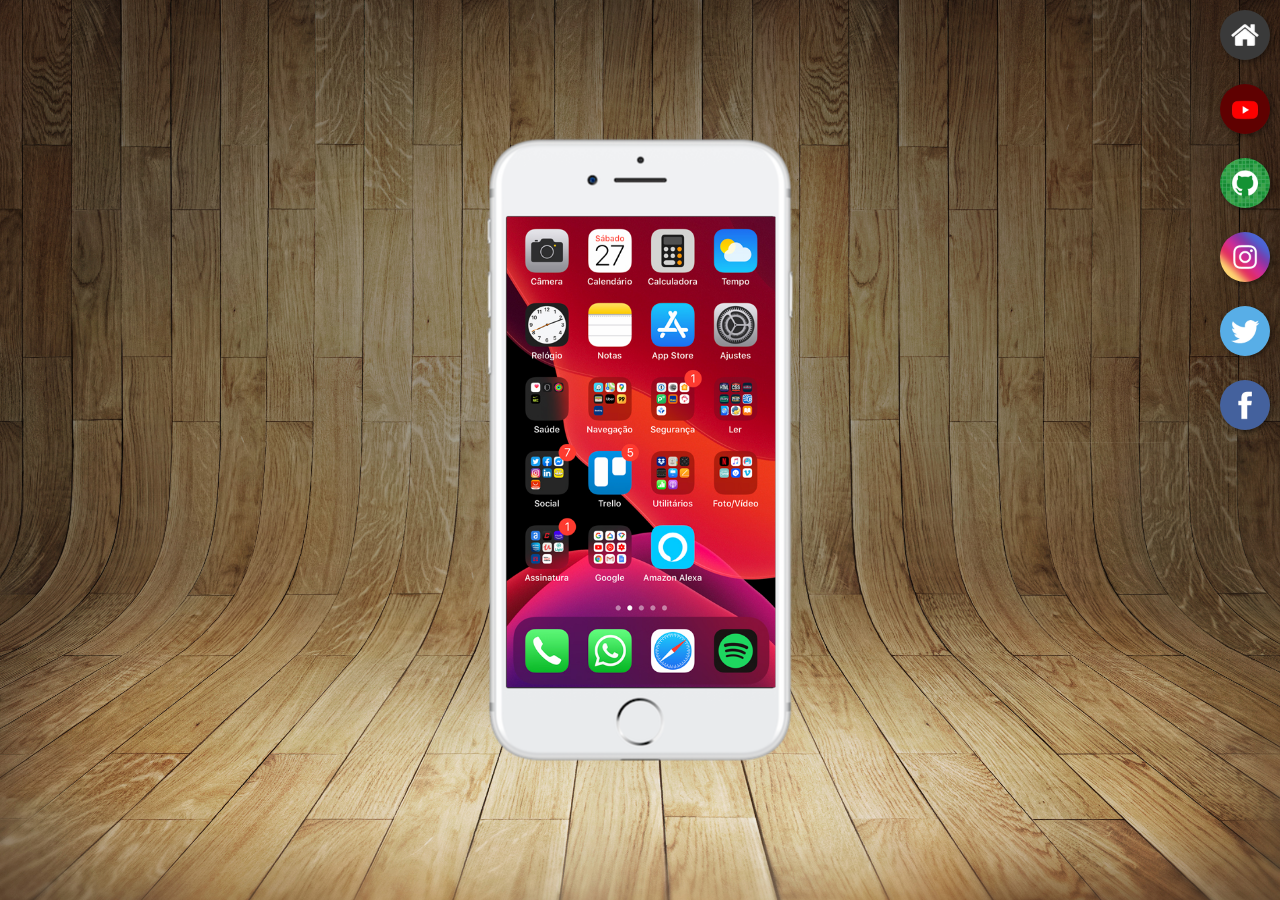
<file: index.html>
<!DOCTYPE html>
<html lang="pt-br">
<head>
    <meta charset="UTF-8">
    <meta name="viewport" content="width=device-width, initial-scale=1.0">
    <link rel="shortcut icon" href="favicon.ico" type="image/x-icon">
    <link rel="stylesheet" href="estilos/style.css">
    <title>Projeto Redes Sociais</title>
</head>
<body>
    <main>
        <section id="telefone">
            <iframe src="home.html" name="tela" id="tela" frameborder="0">
                Seu navegador não é compatível com isso.
            </iframe>
        </section>
        <section id="redes-sociais">
            <a href="home.html" target="tela"><img src="imagens/logo-home.jpg" alt="Home"></a><br>
            <a href="youtube.html" target="tela"><img src="imagens/logo-youtube.jpg" alt="YouTube"></a><br>
            <a href="github.html" target="tela"><img src="imagens/logo-github.jpg" alt="GitHub"></a><br>
            <a href="instagram.html" target="tela"><img src="imagens/logo-instagram.jpg" alt="Instagram"></a><br>
            <a href="twitter.html" target="tela"><img src="imagens/logo-twitter.jpg" alt="Twitter"></a><br>
            <a href="facebook.html" target="tela"><img src="imagens/logo-facebook.jpg" alt="Facebook"></a>
        </section>
    </main>
</body>
</html>
</file>
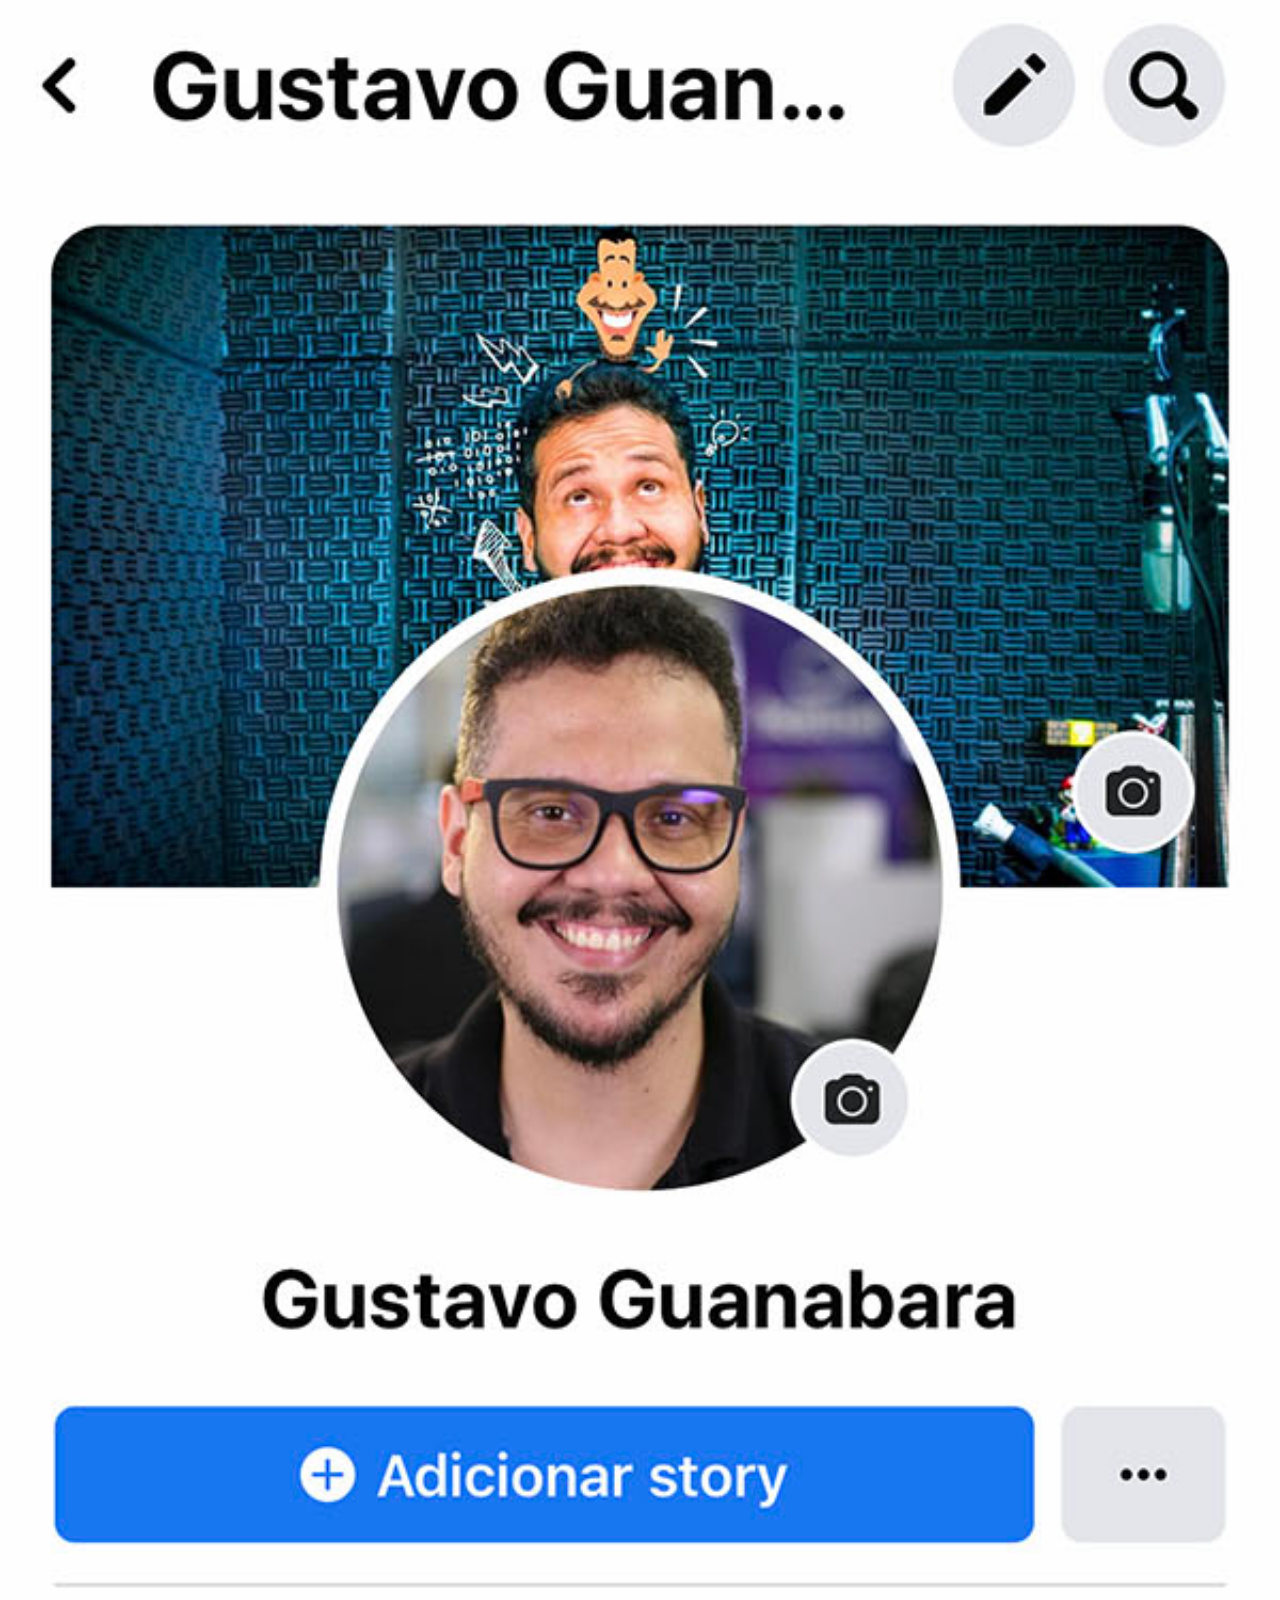
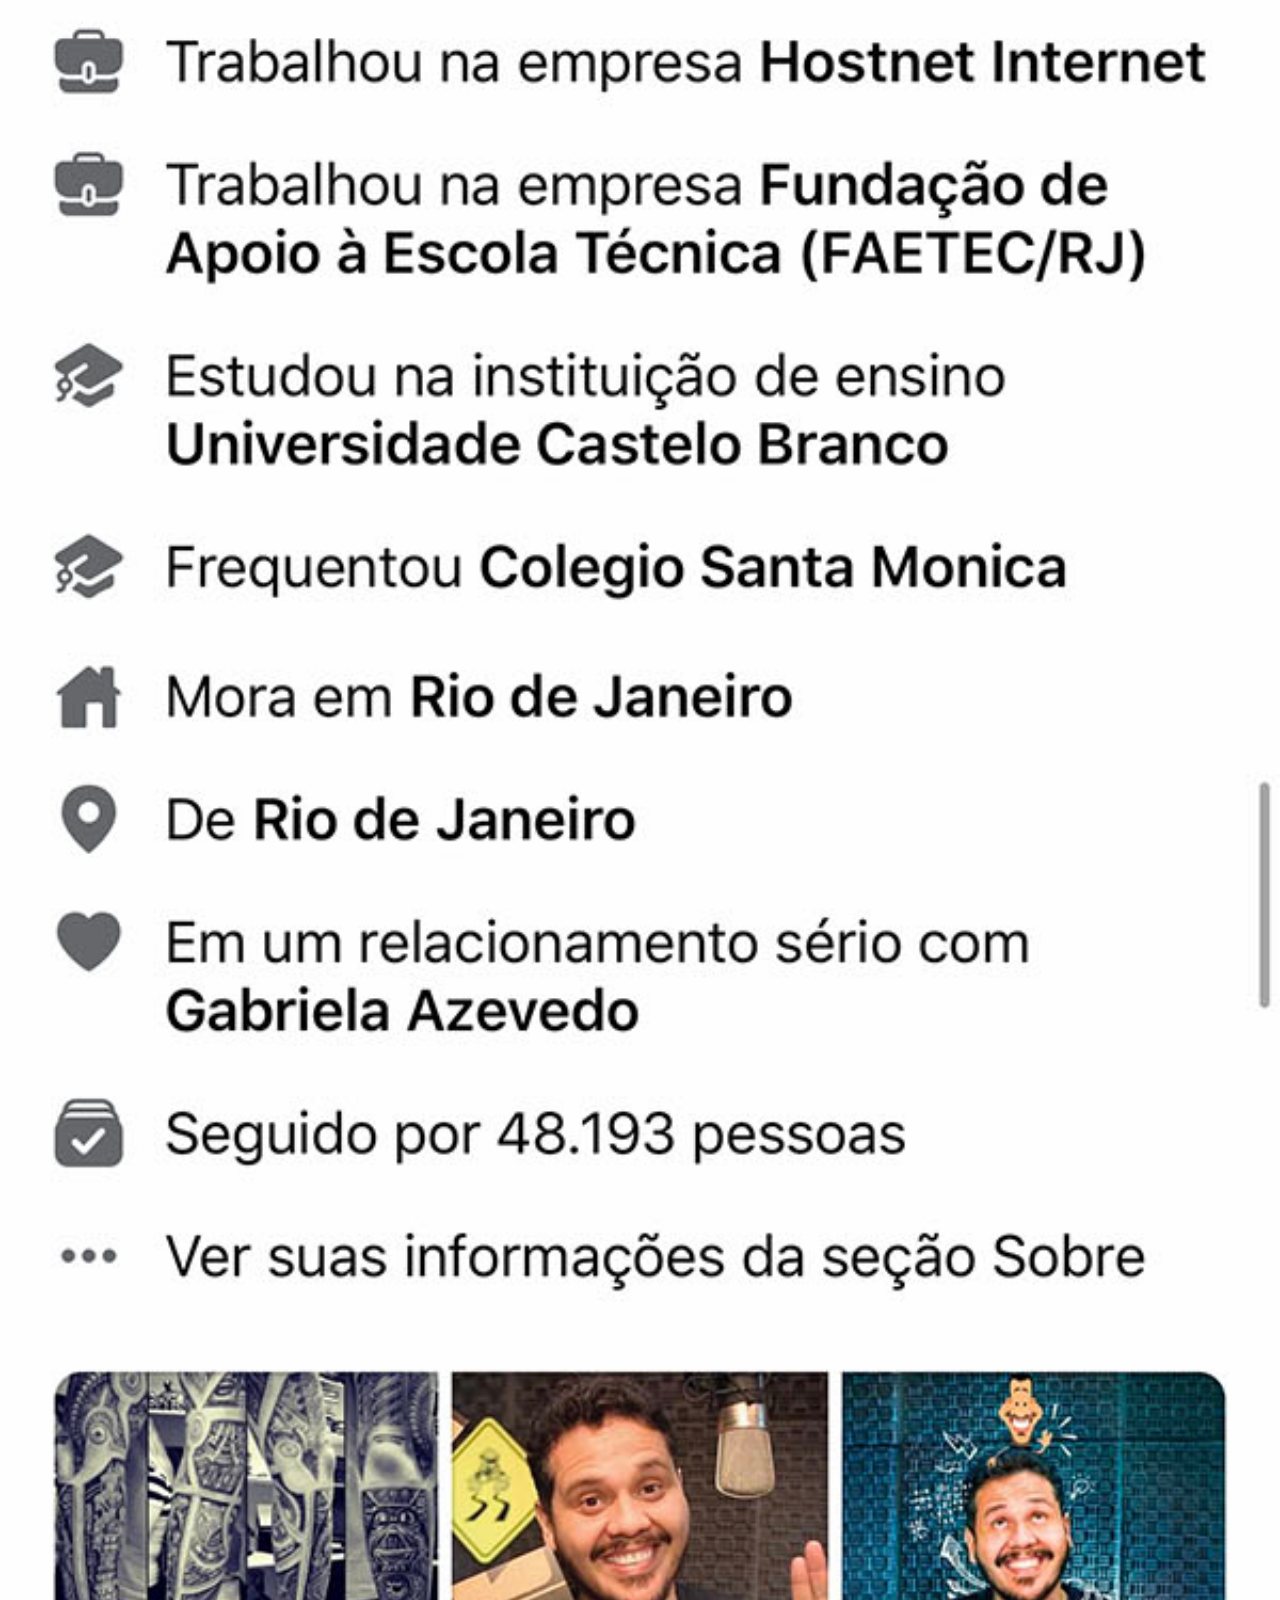
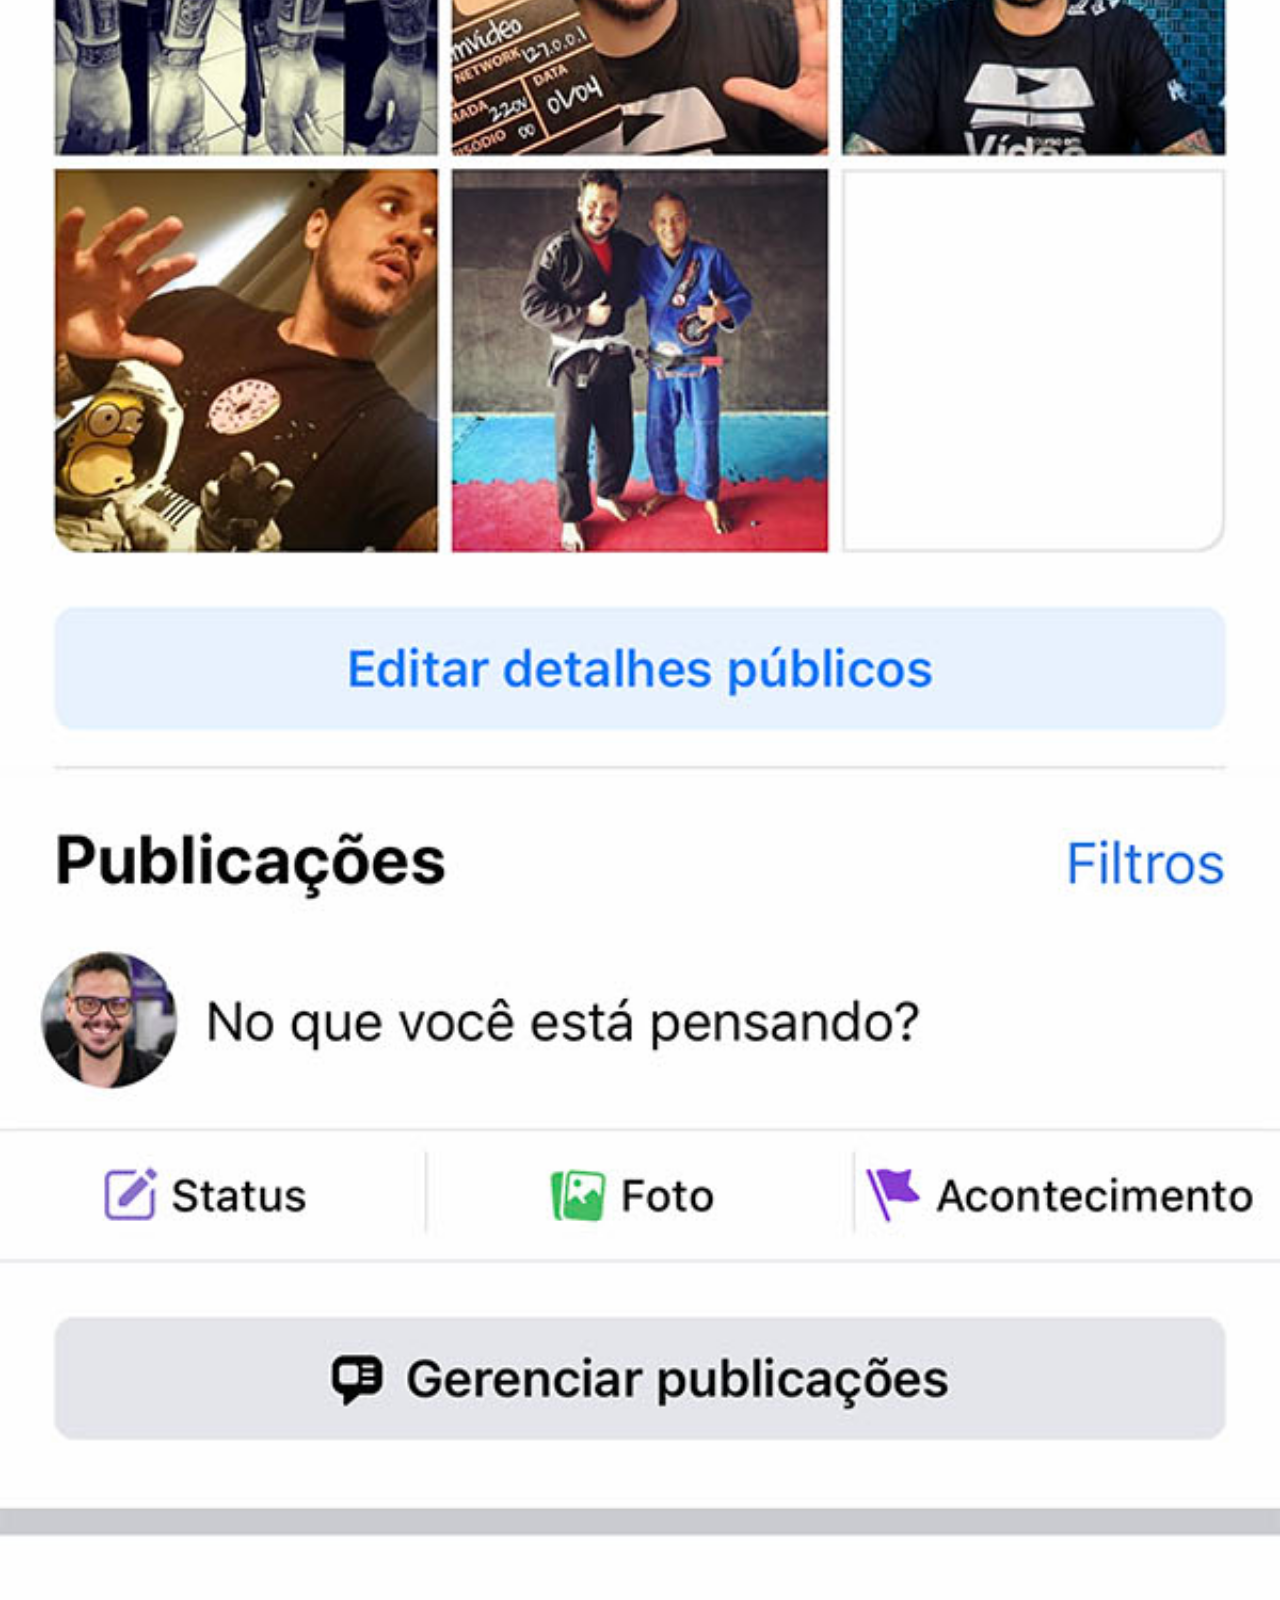
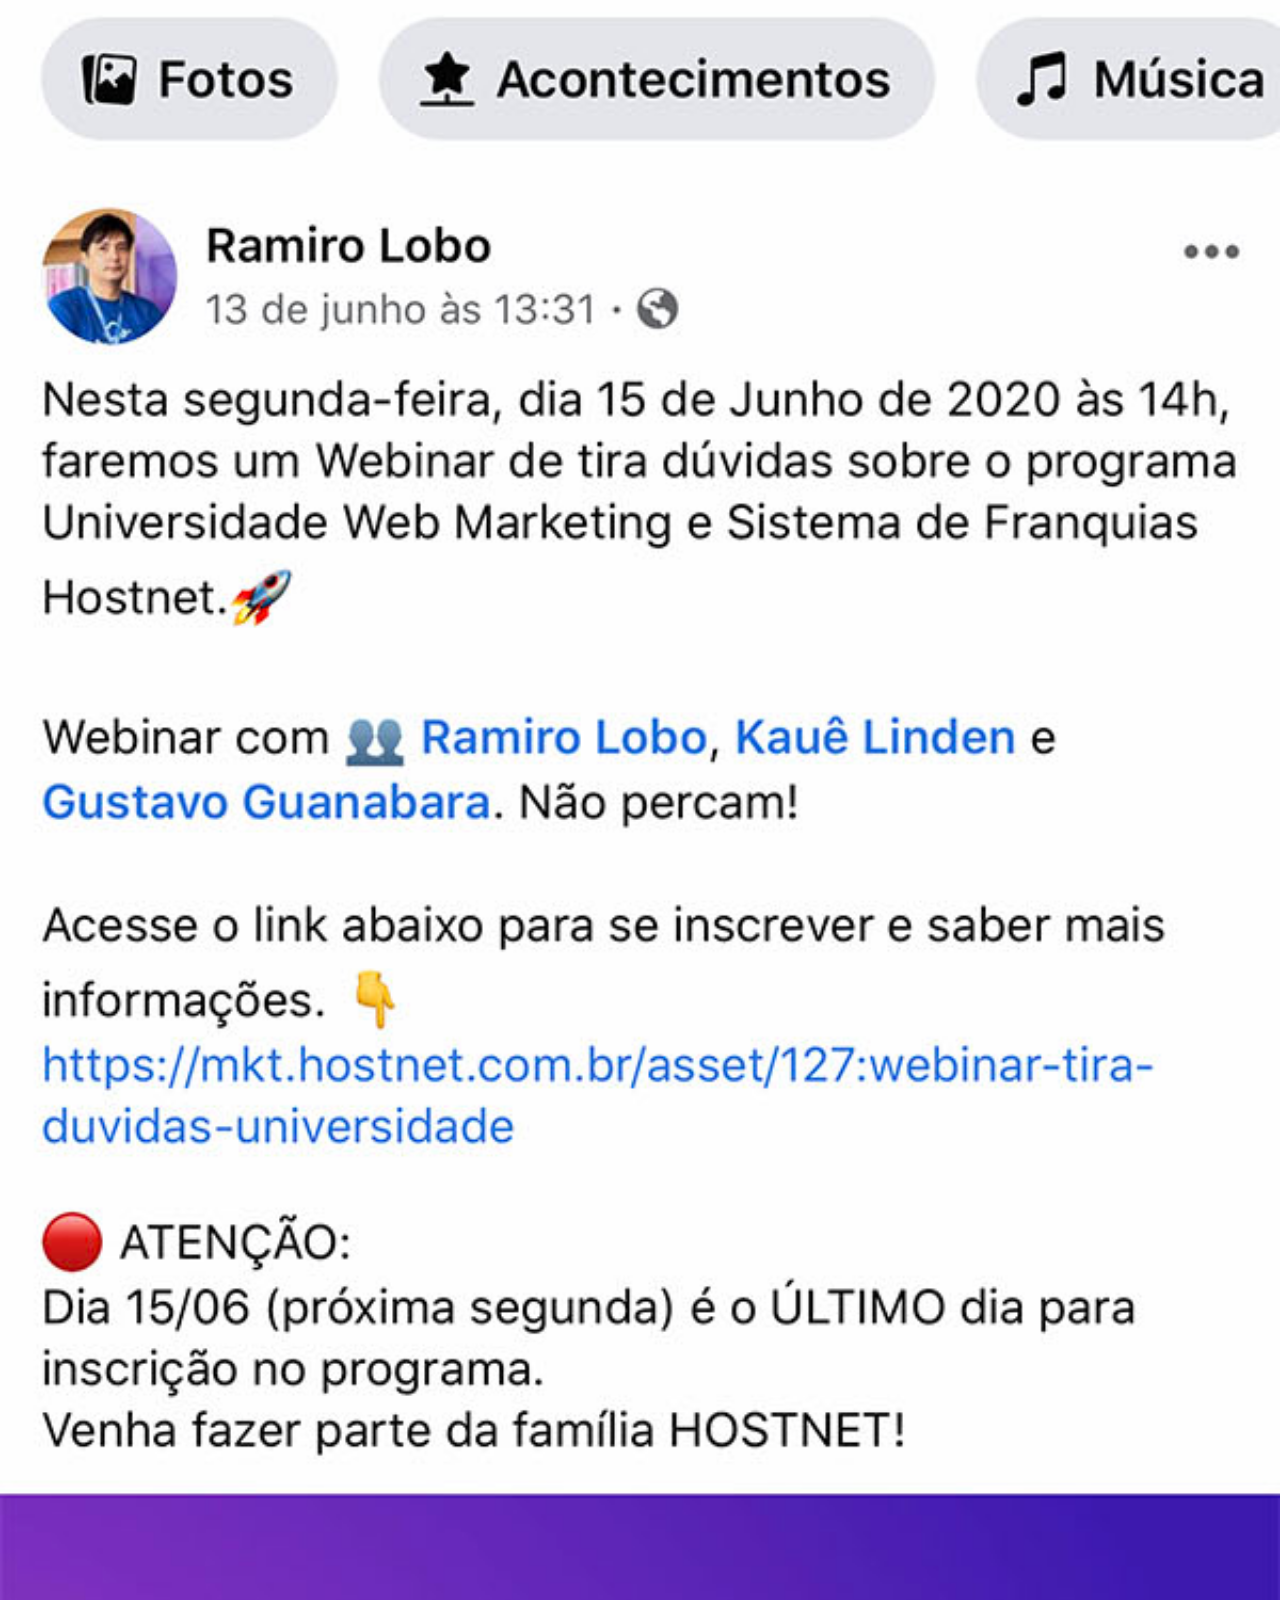
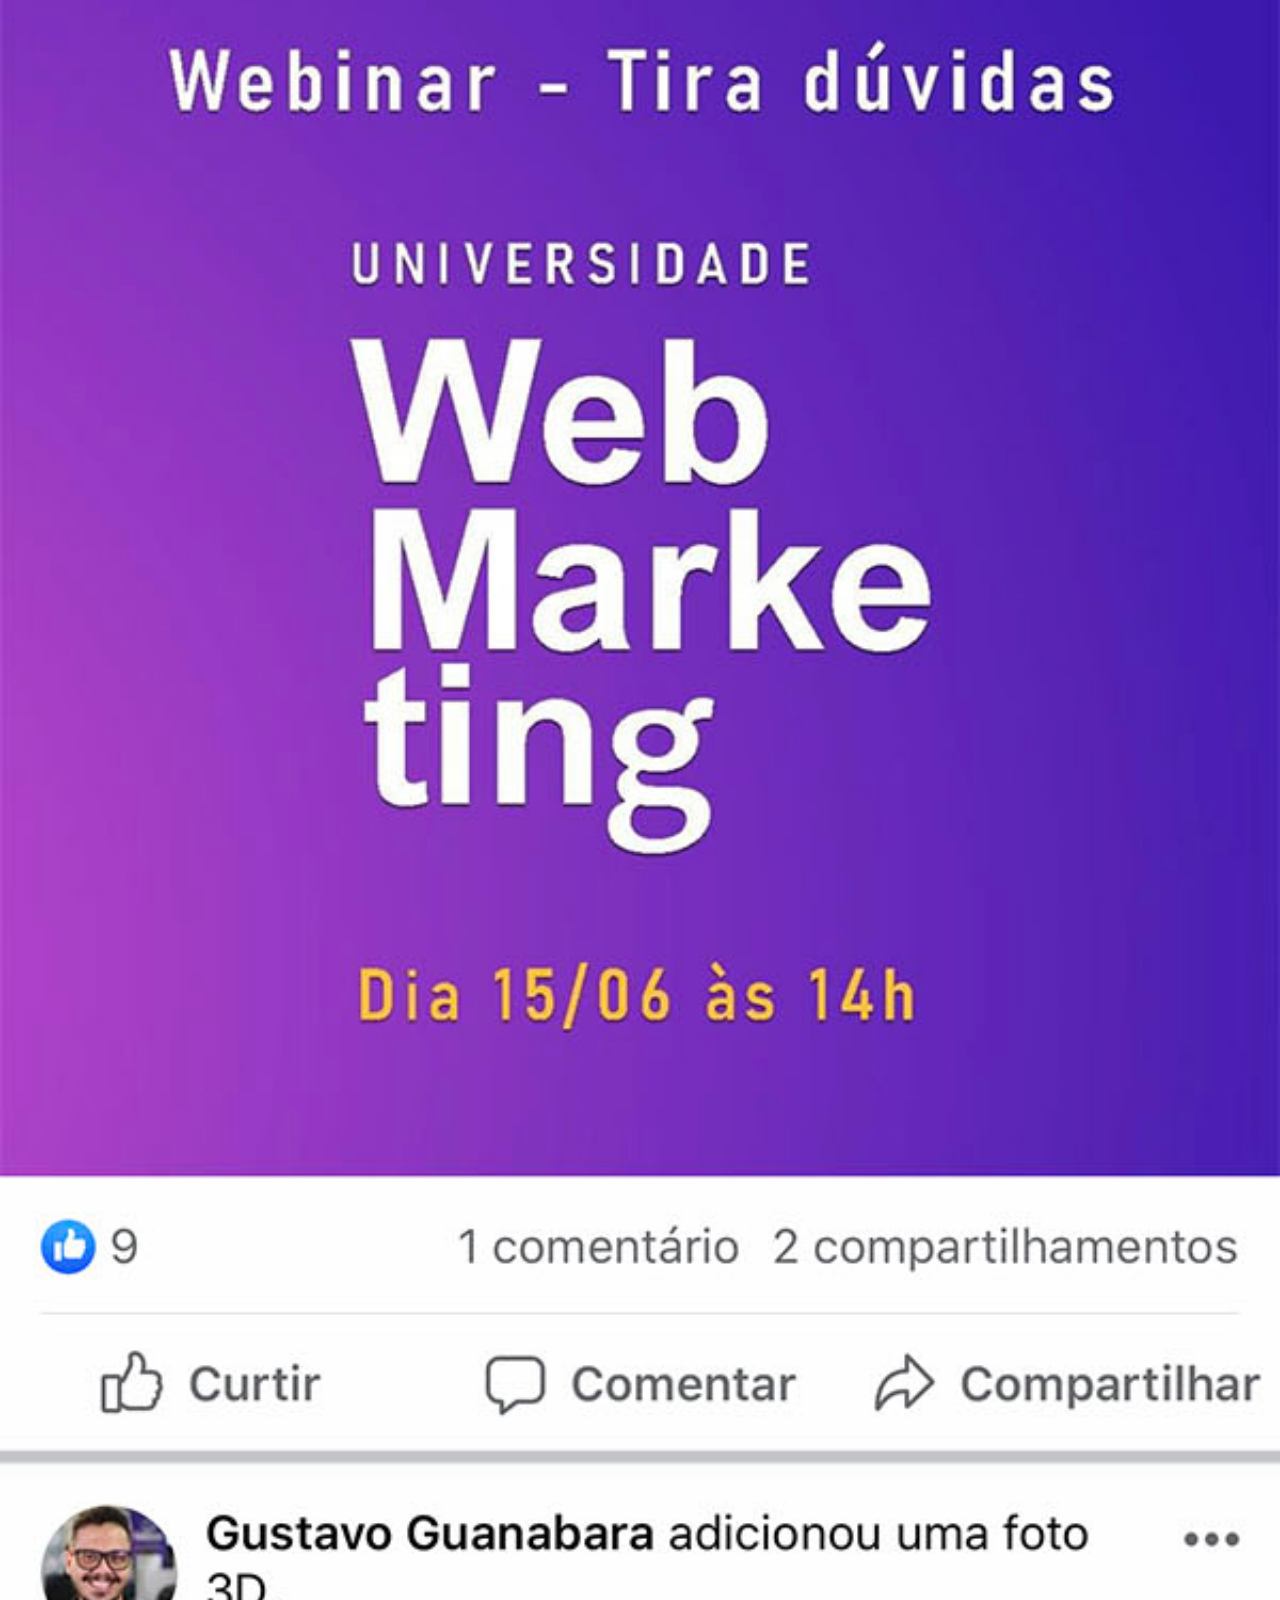
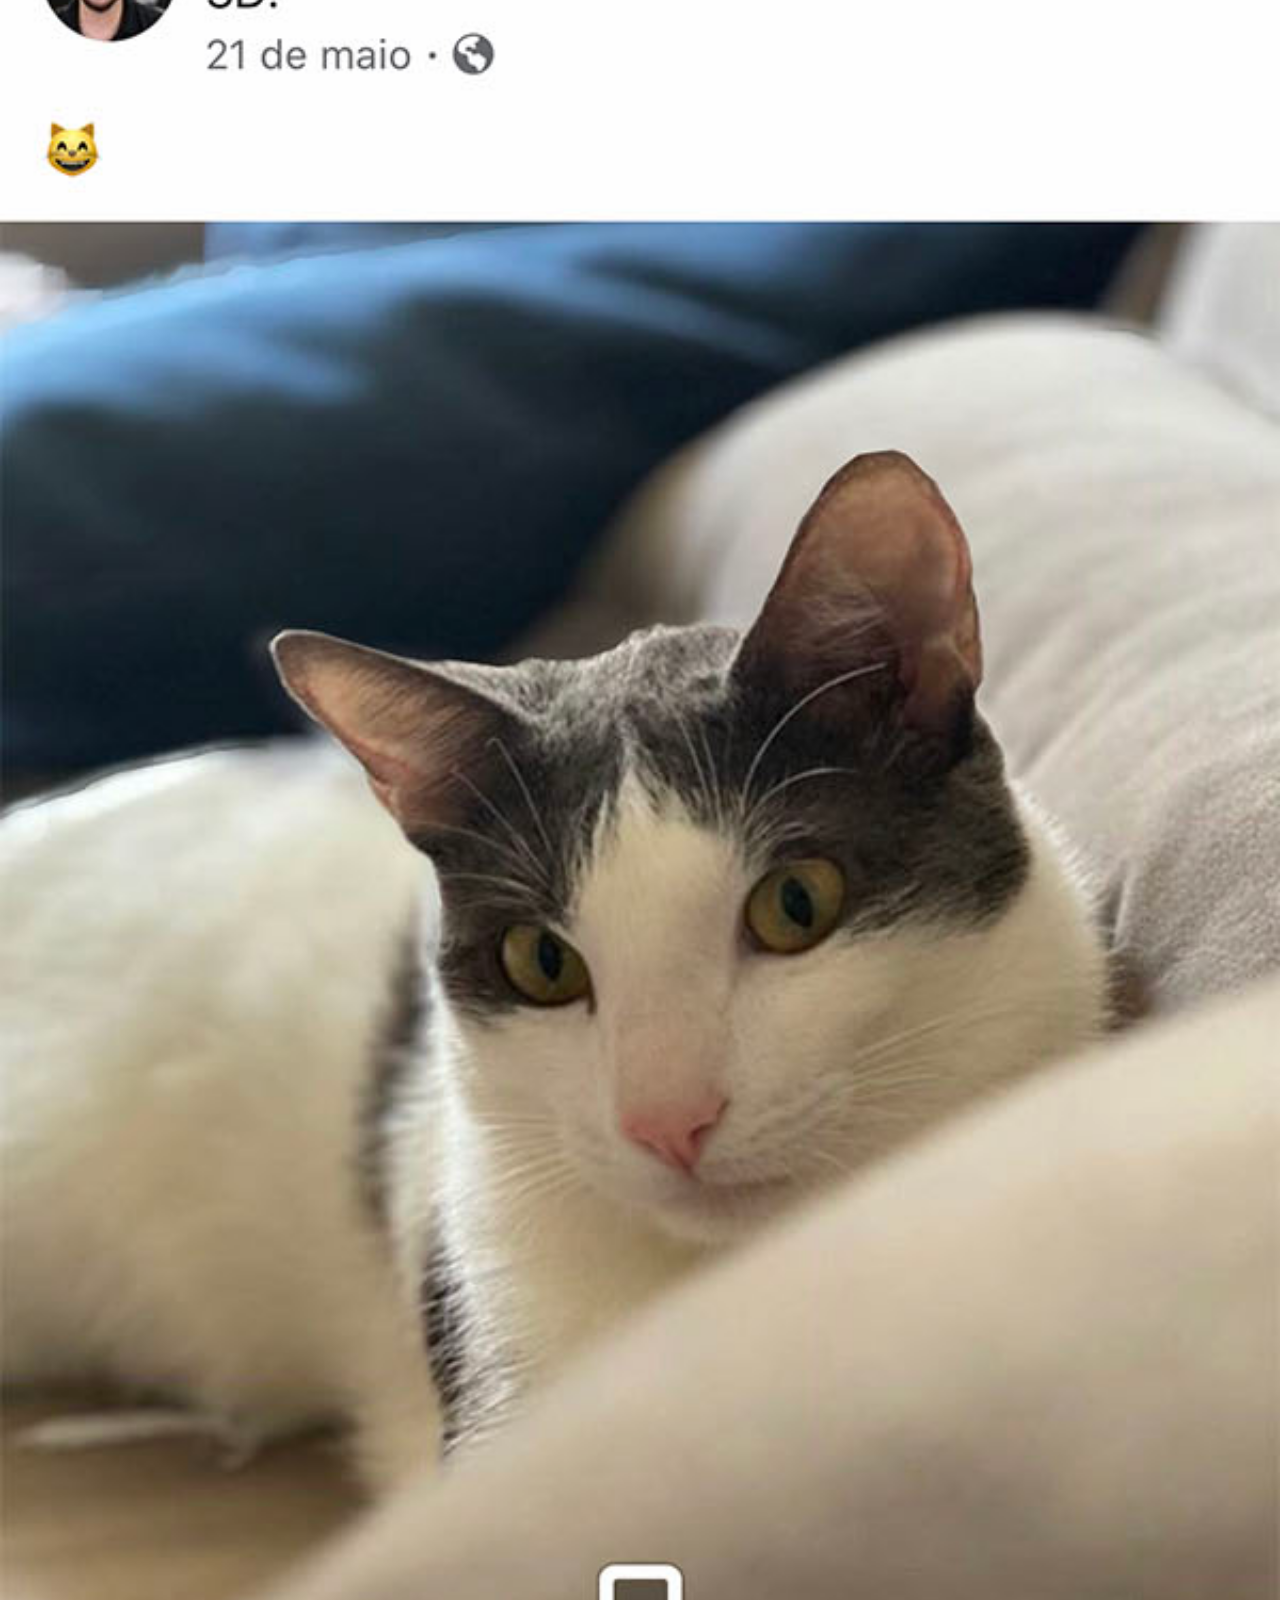
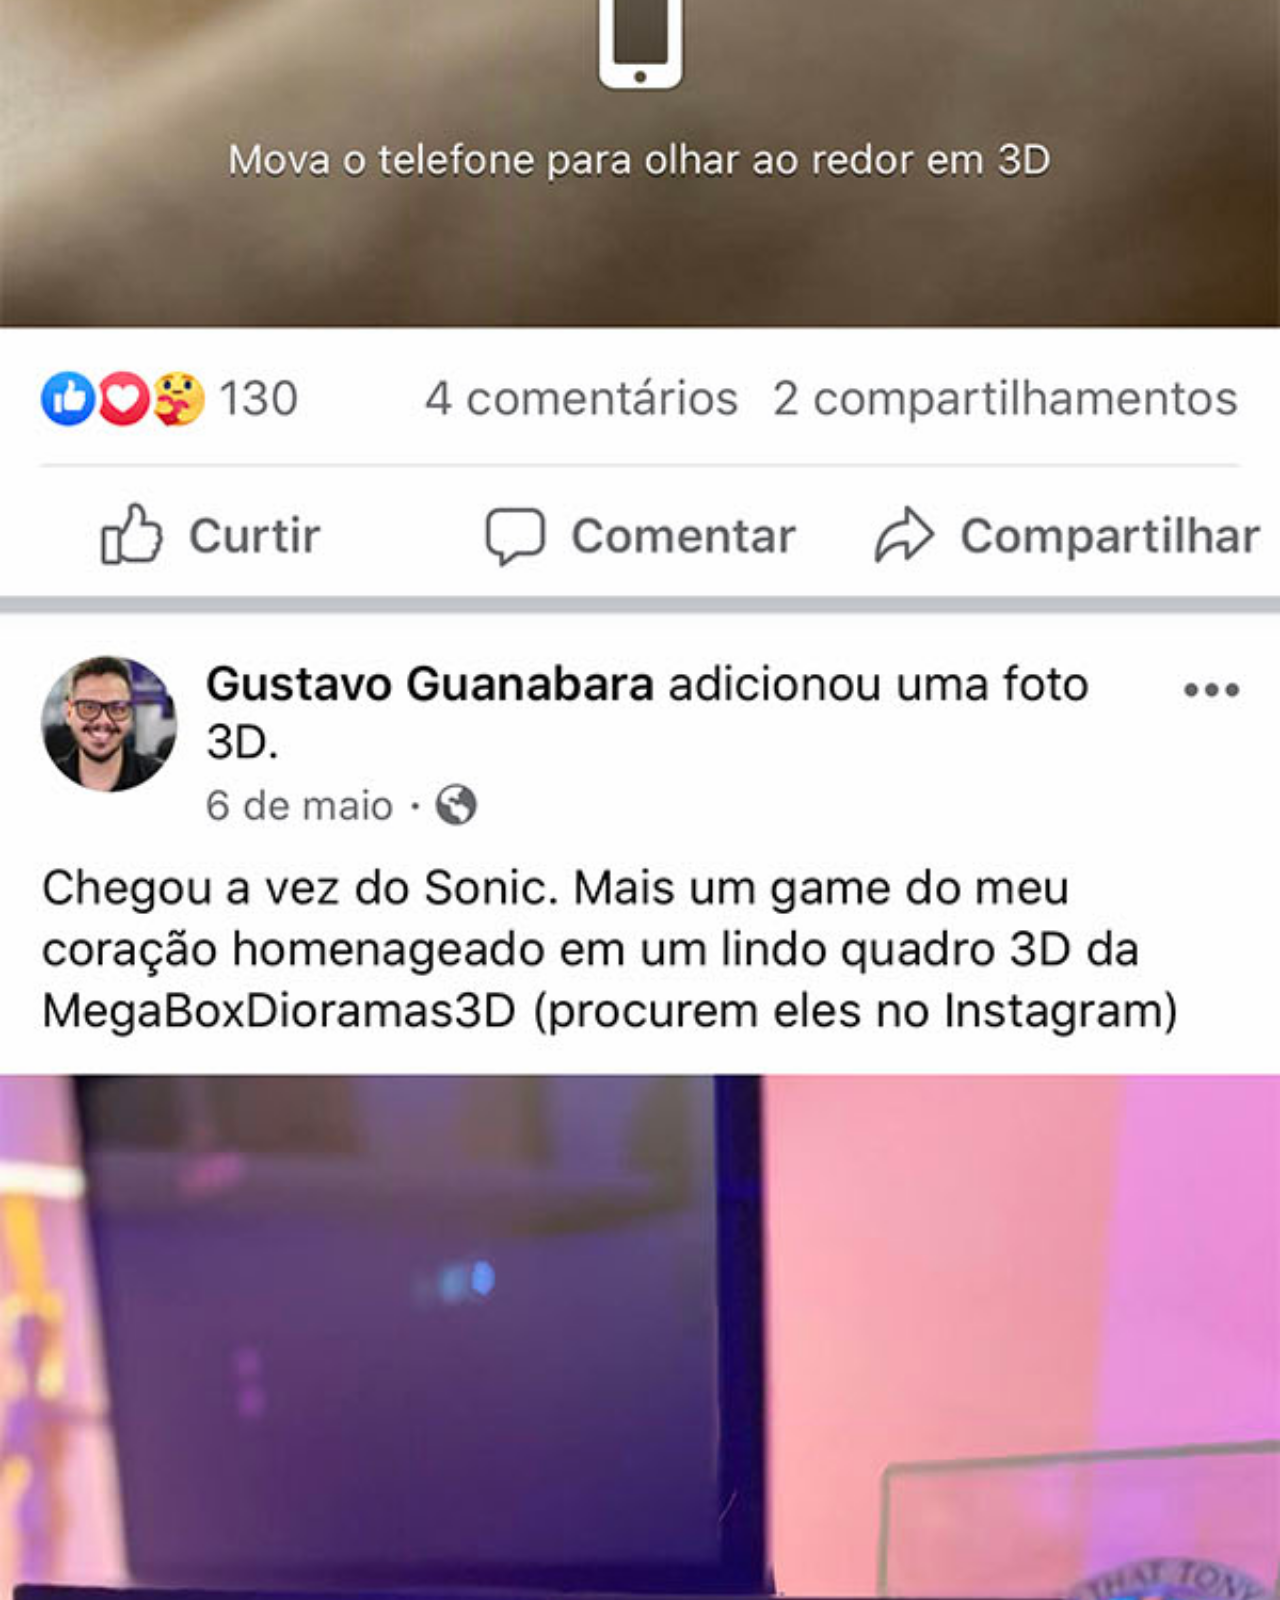
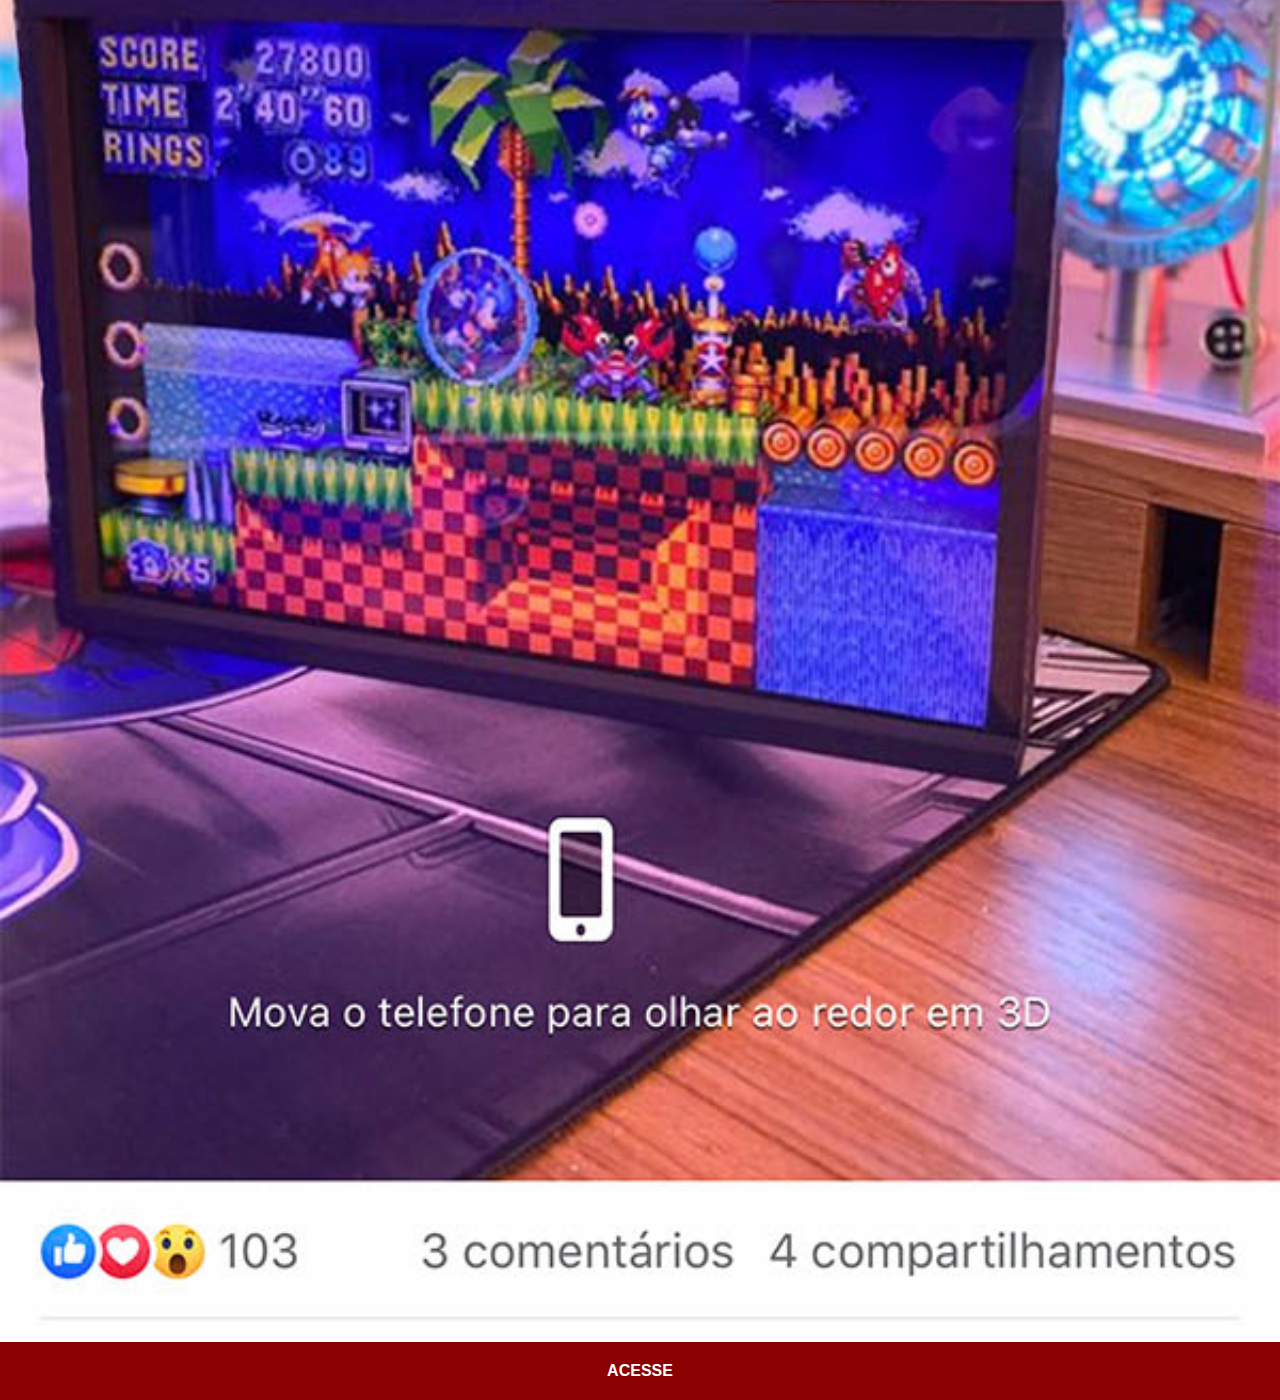
<file: facebook.html>
<!DOCTYPE html>
<html lang="pt-br">
<head>
    <meta charset="UTF-8">
    <meta name="viewport" content="width=device-width, initial-scale=1.0">
    <title>YouTube</title>
    <link rel="stylesheet" href="estilos/social.css">
</head>
<body>
    <img src="imagens/tela-facebook.jpg" alt="Facebook">
    <a href="https://www.facebook.com" target="_blank">ACESSE</a>
</body>
</html>
</file>
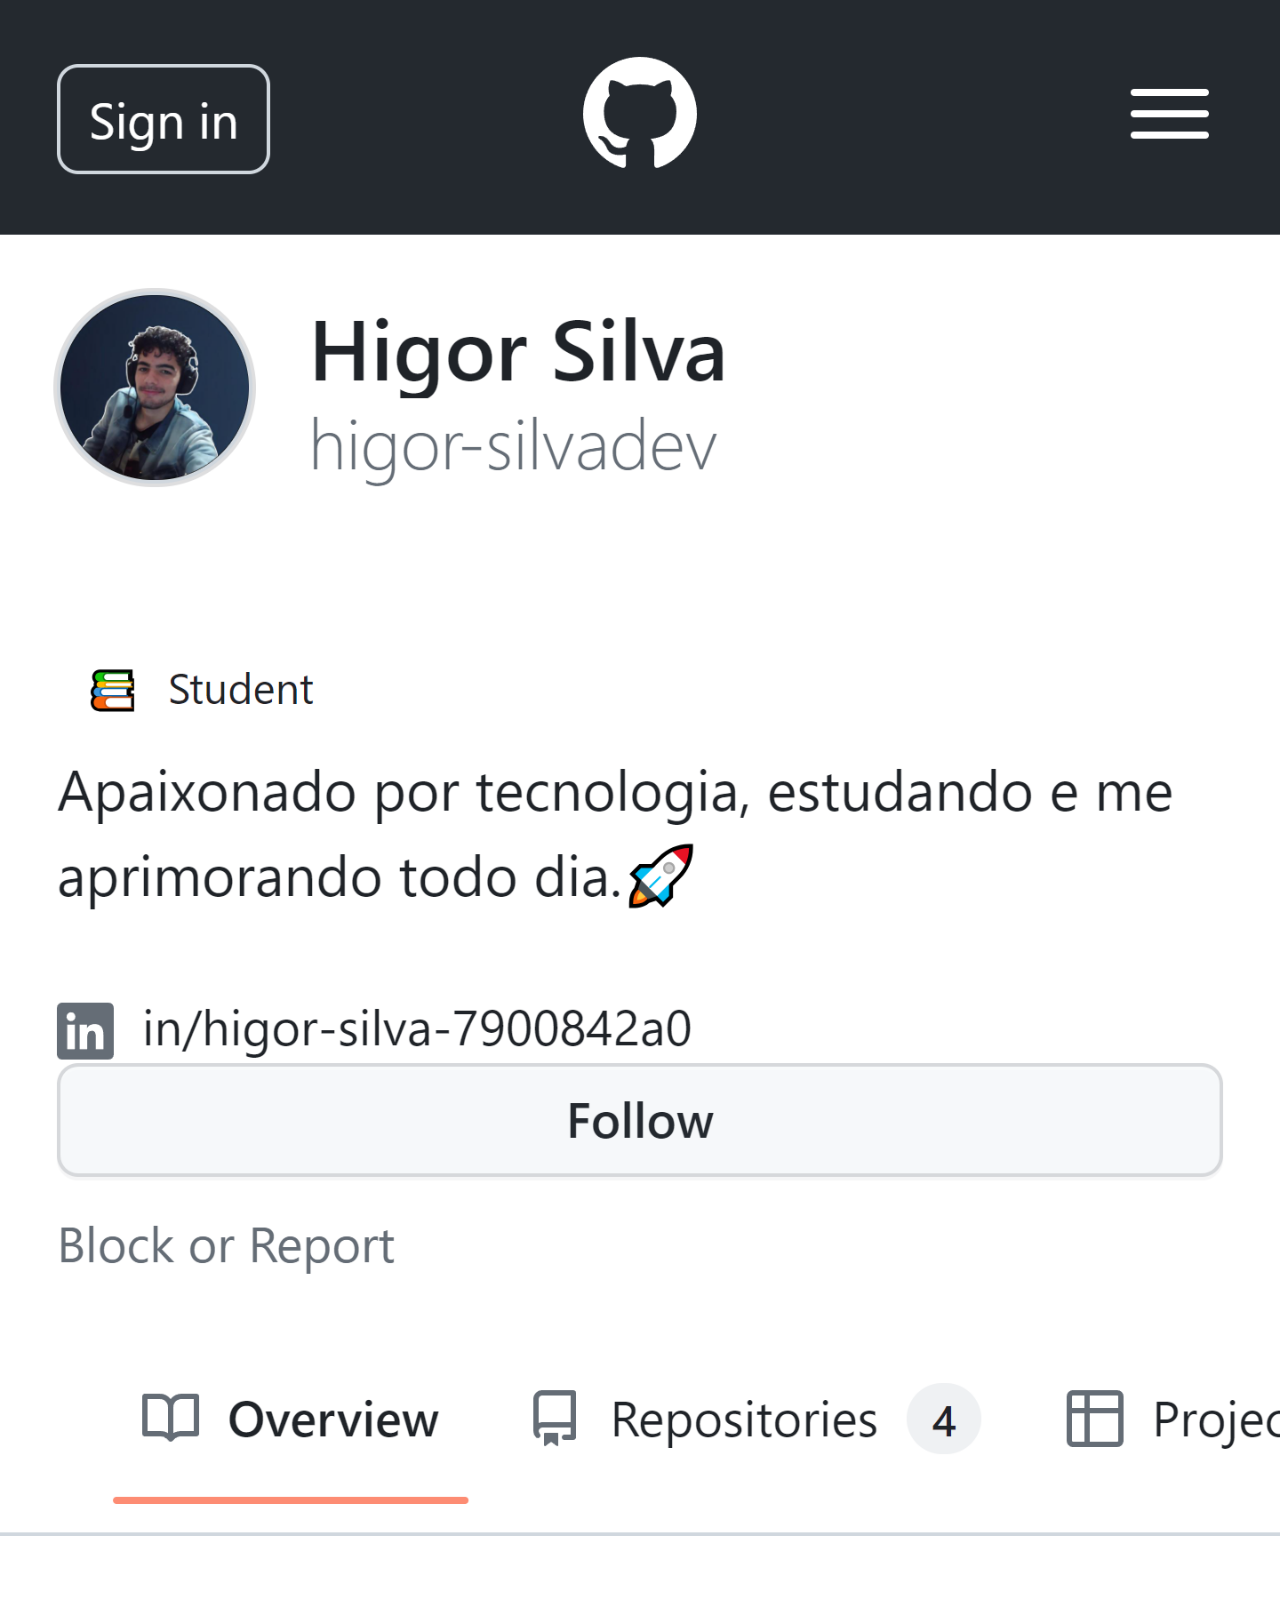
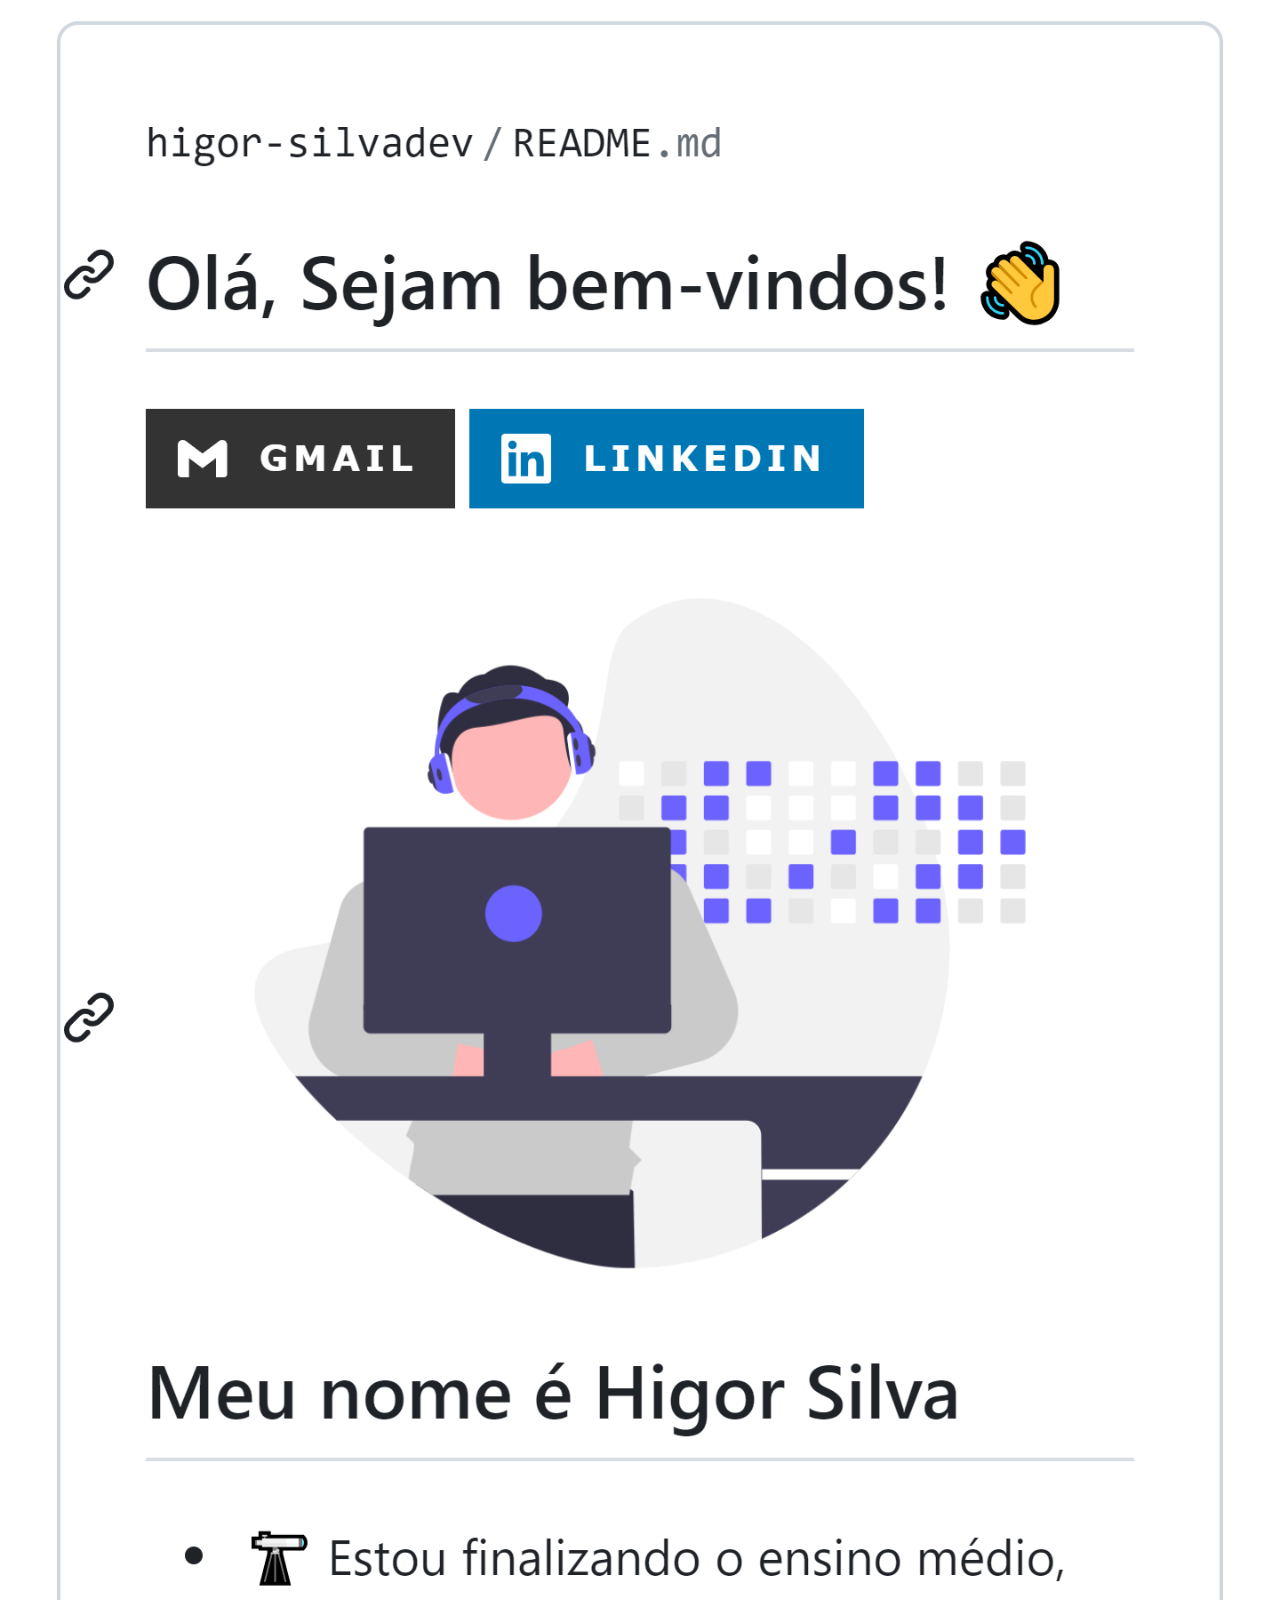
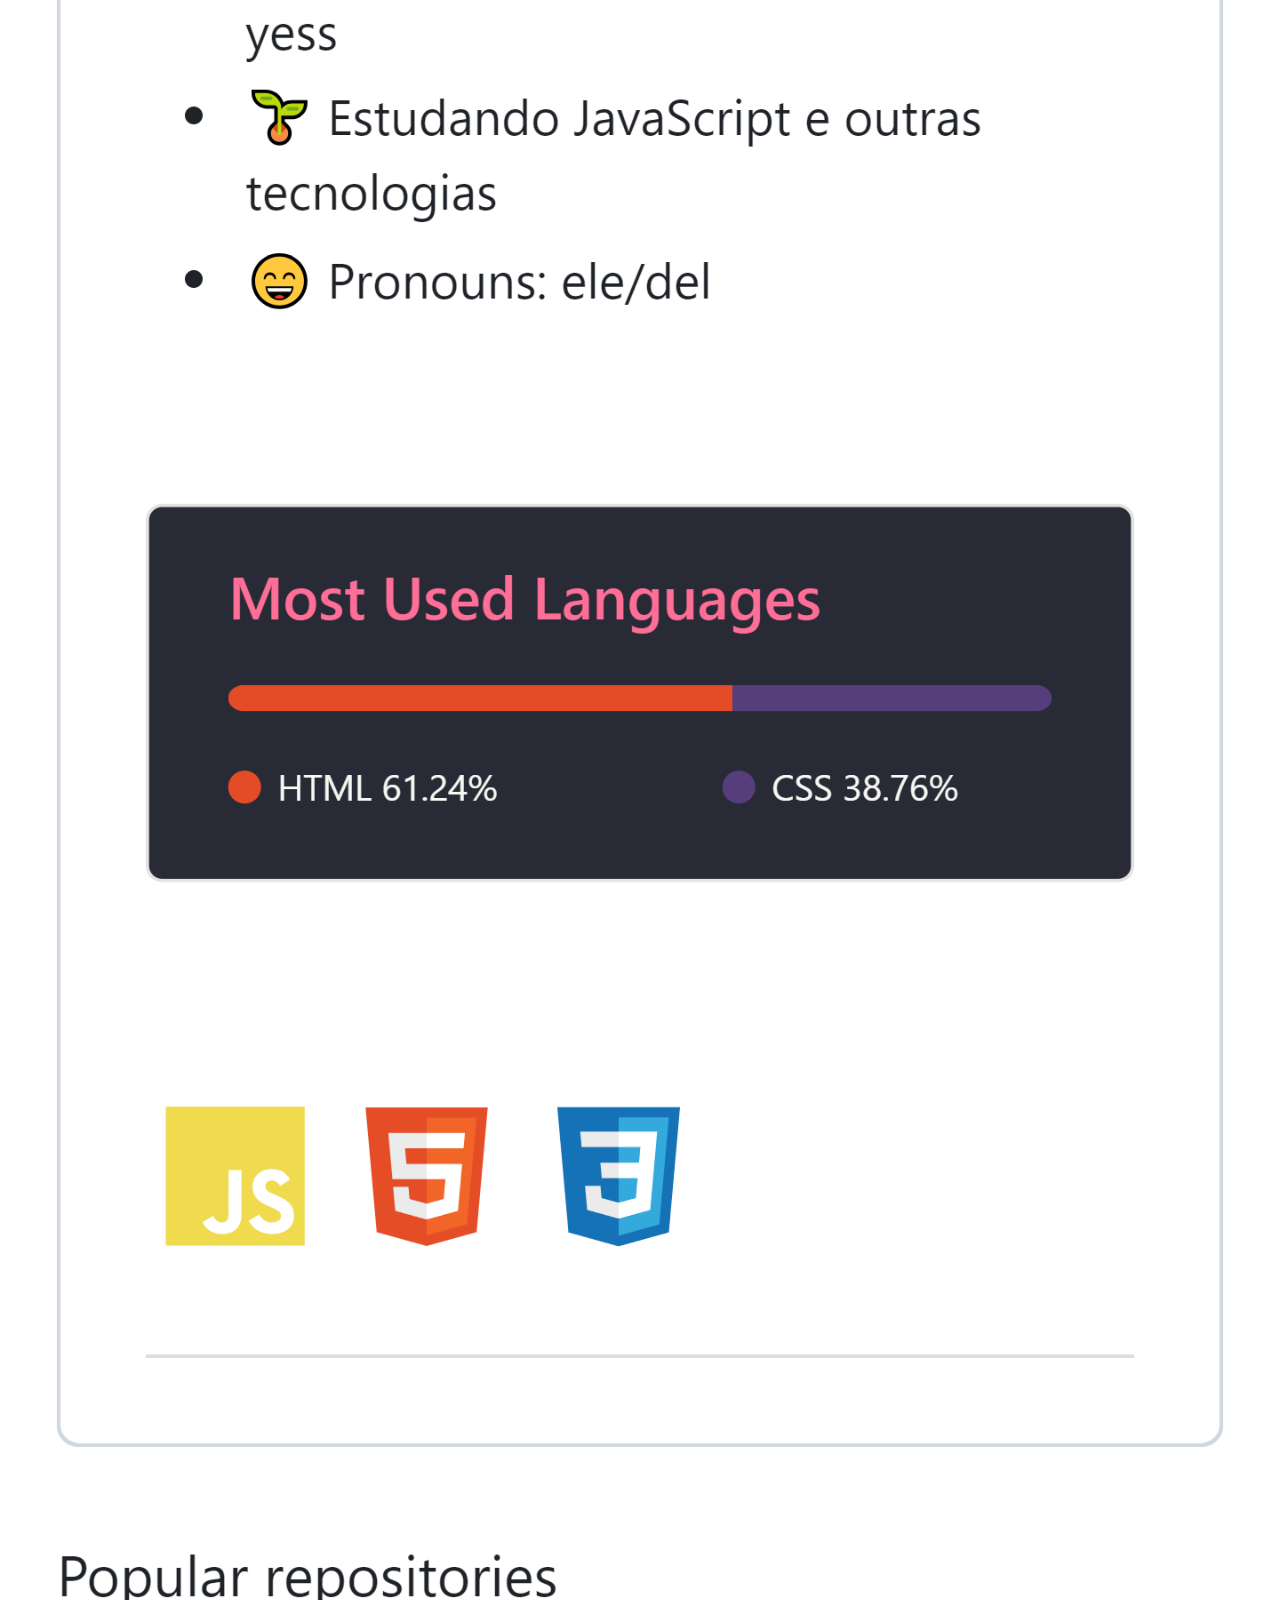
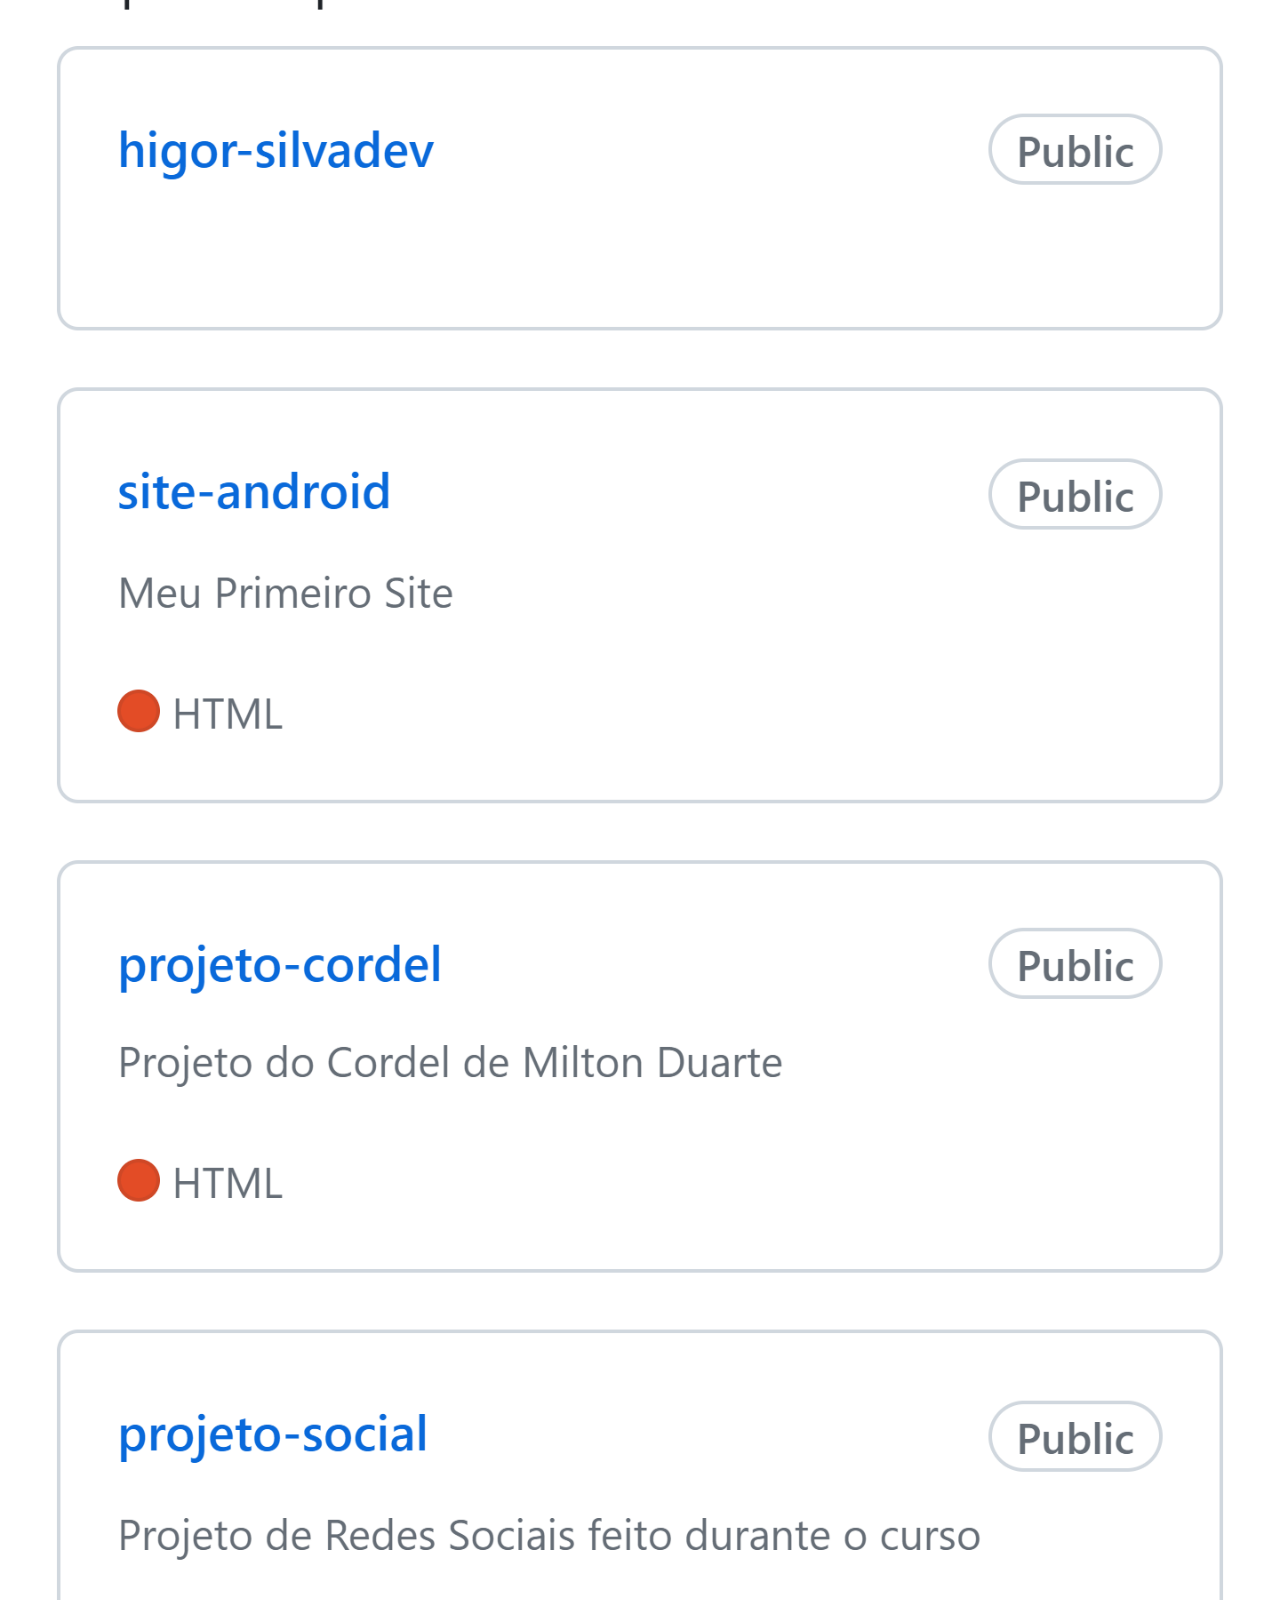
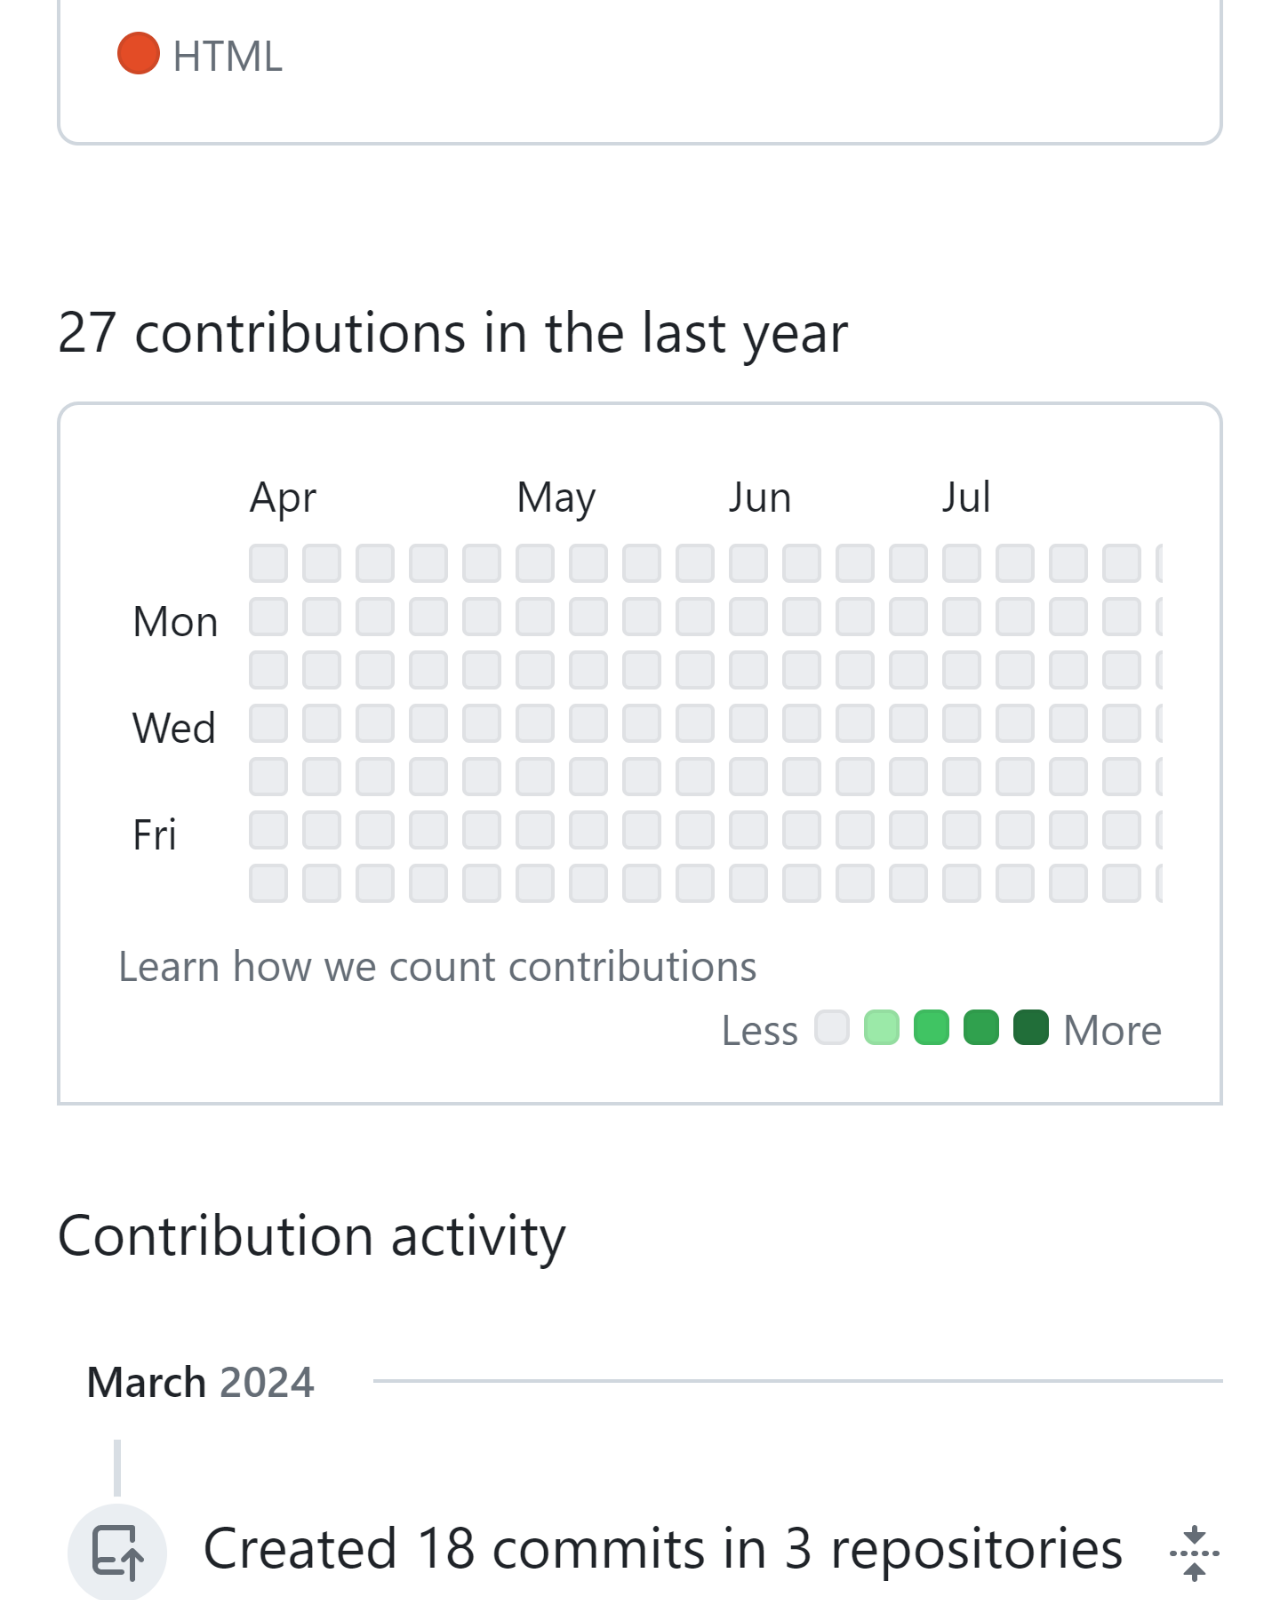
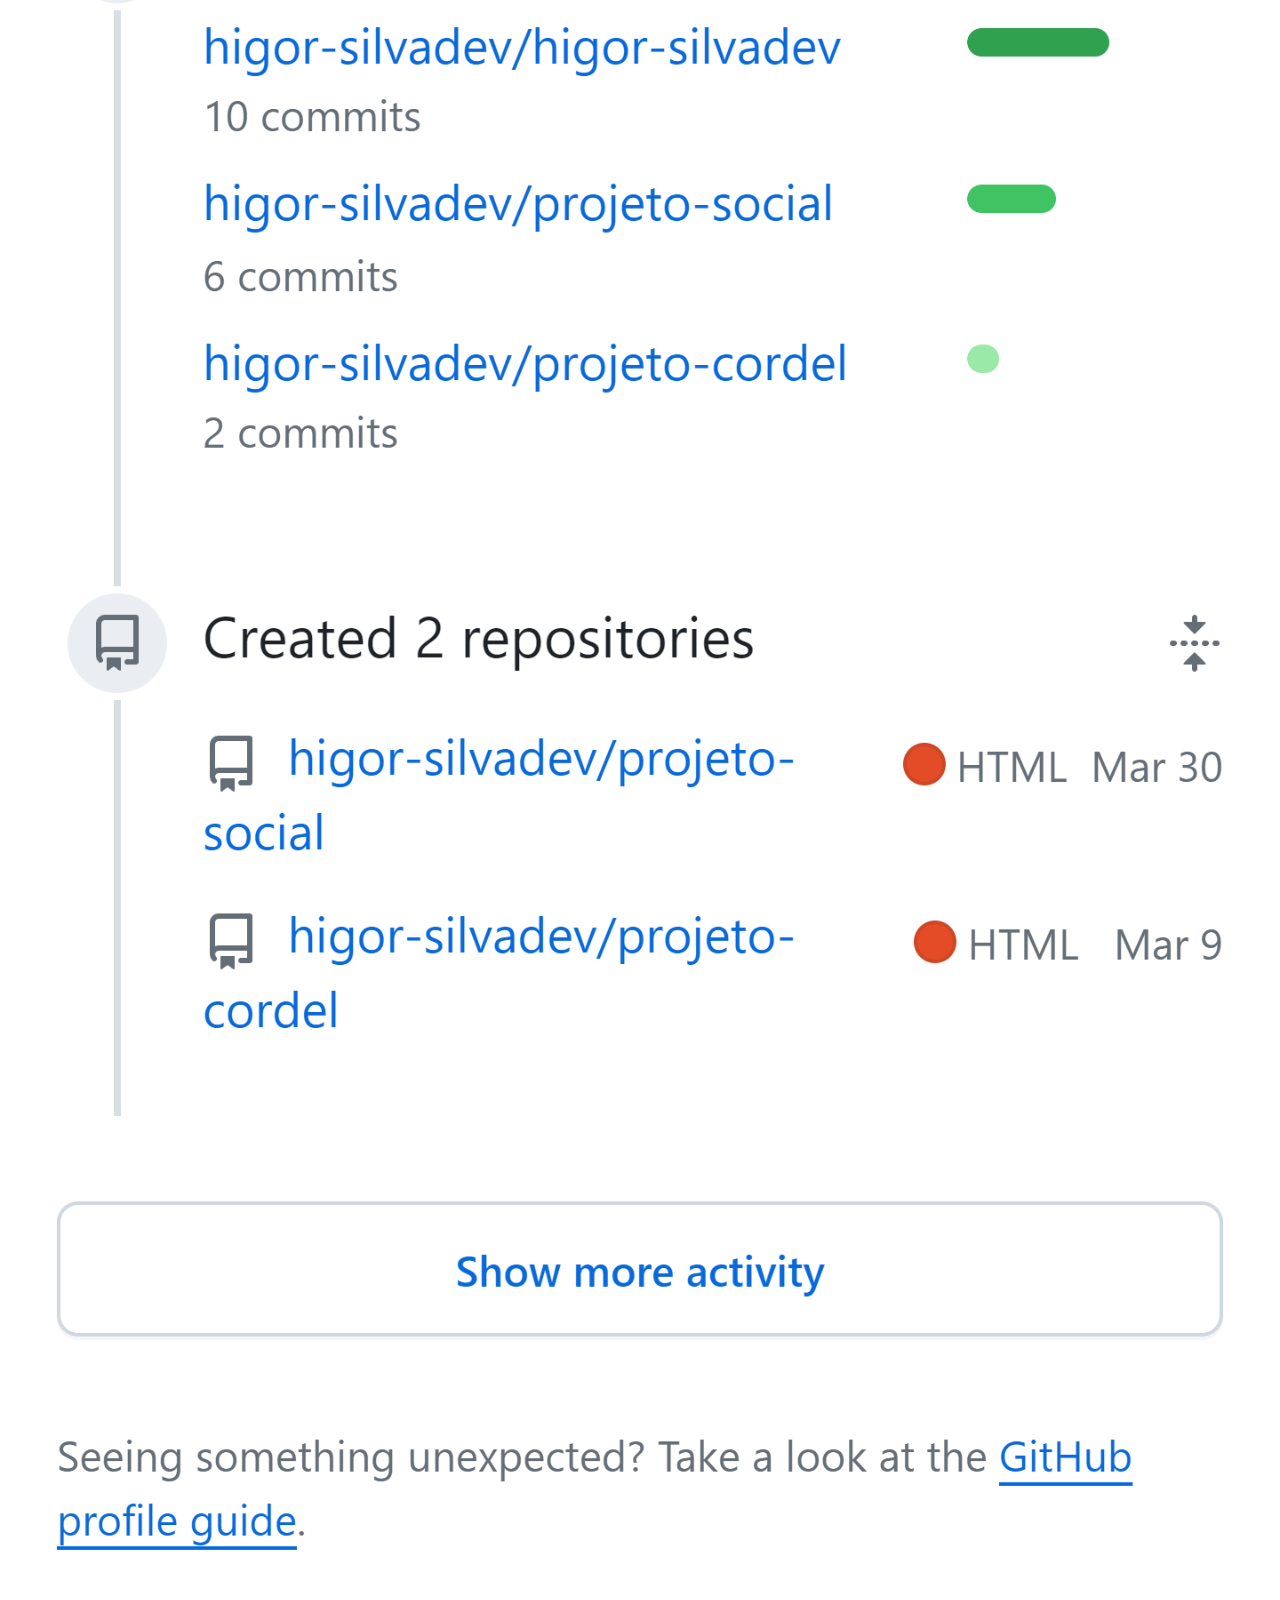
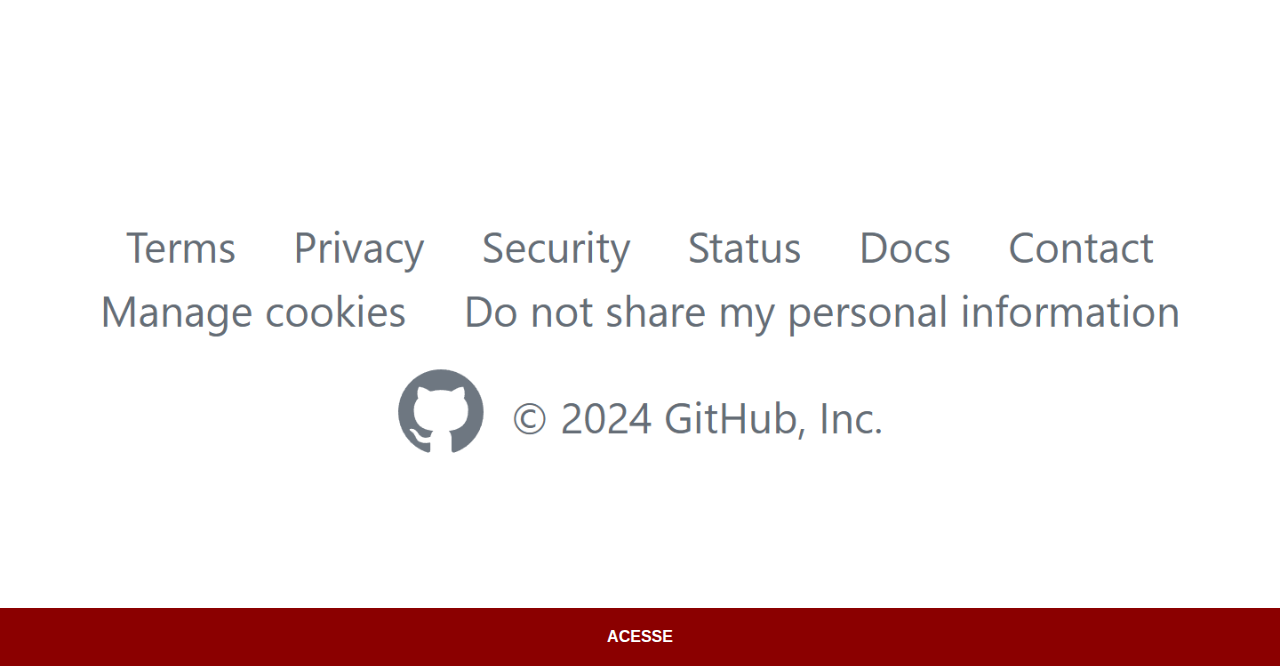
<file: github.html>
<!DOCTYPE html>
<html lang="pt-br">
<head>
    <meta charset="UTF-8">
    <meta name="viewport" content="width=device-width, initial-scale=1.0">
    <title>YouTube</title>
    <link rel="stylesheet" href="estilos/social.css">
</head>
<body>
    <img src="imagens/tela-meugithub.png" alt="GitHub">
    <a href="https://github.com/higor-silvadev" target="_blank">ACESSE</a>
</body>
</html>
</file>
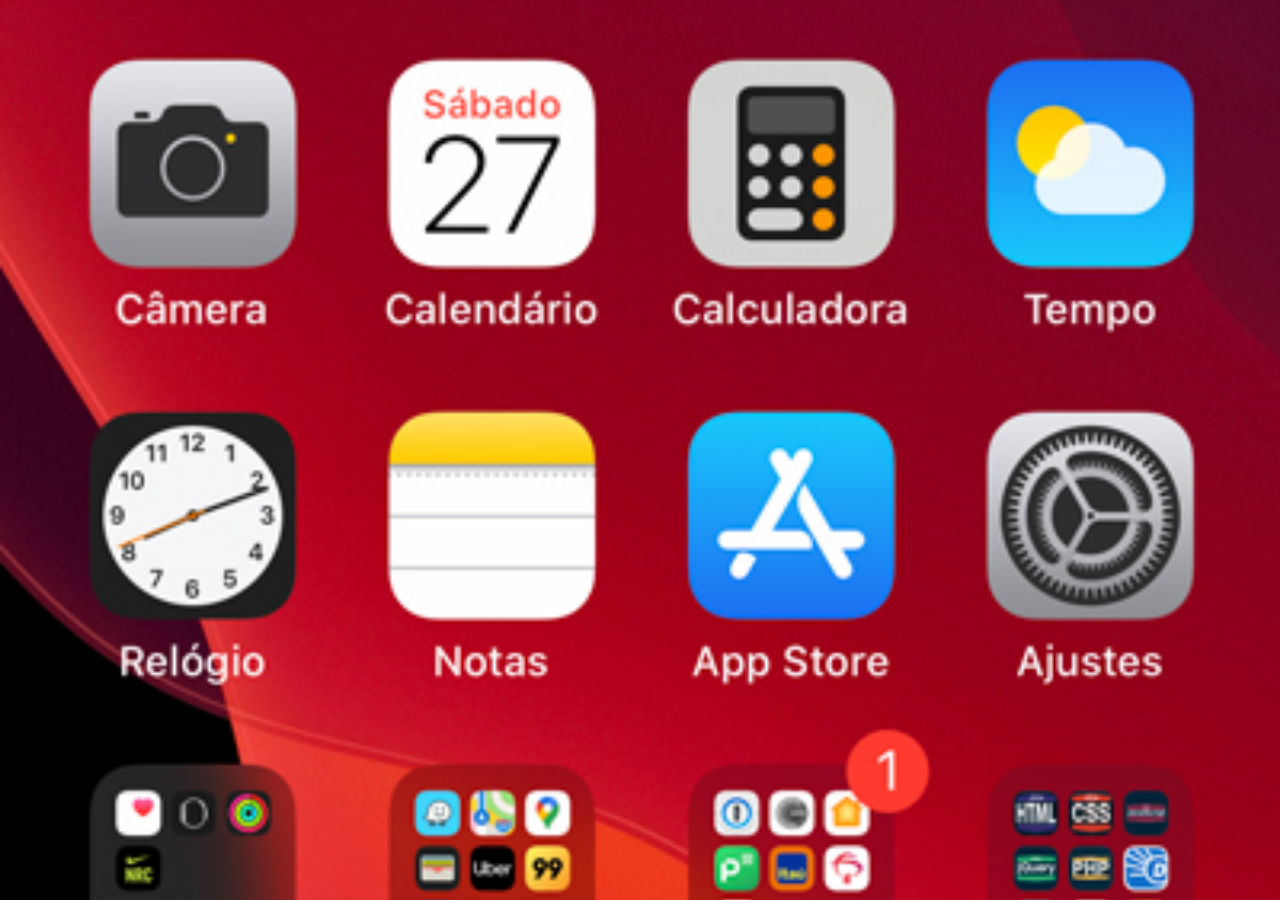
<file: home.html>
<!DOCTYPE html>
<html lang="pt-br">
<head>
    <meta charset="UTF-8">
    <meta name="viewport" content="width=device-width, initial-scale=1.0">
    <title>Home</title>
</head>
<style>
    *{
        margin: 0px;
        padding: 0px;
    }

    body{
        width: 100vw;
        height: 100vh;
        background: black url('imagens/tela-home.jpg') no-repeat top center;
        background-size: cover;
    }
</style>
<body>
    
</body>
</html>
</file>
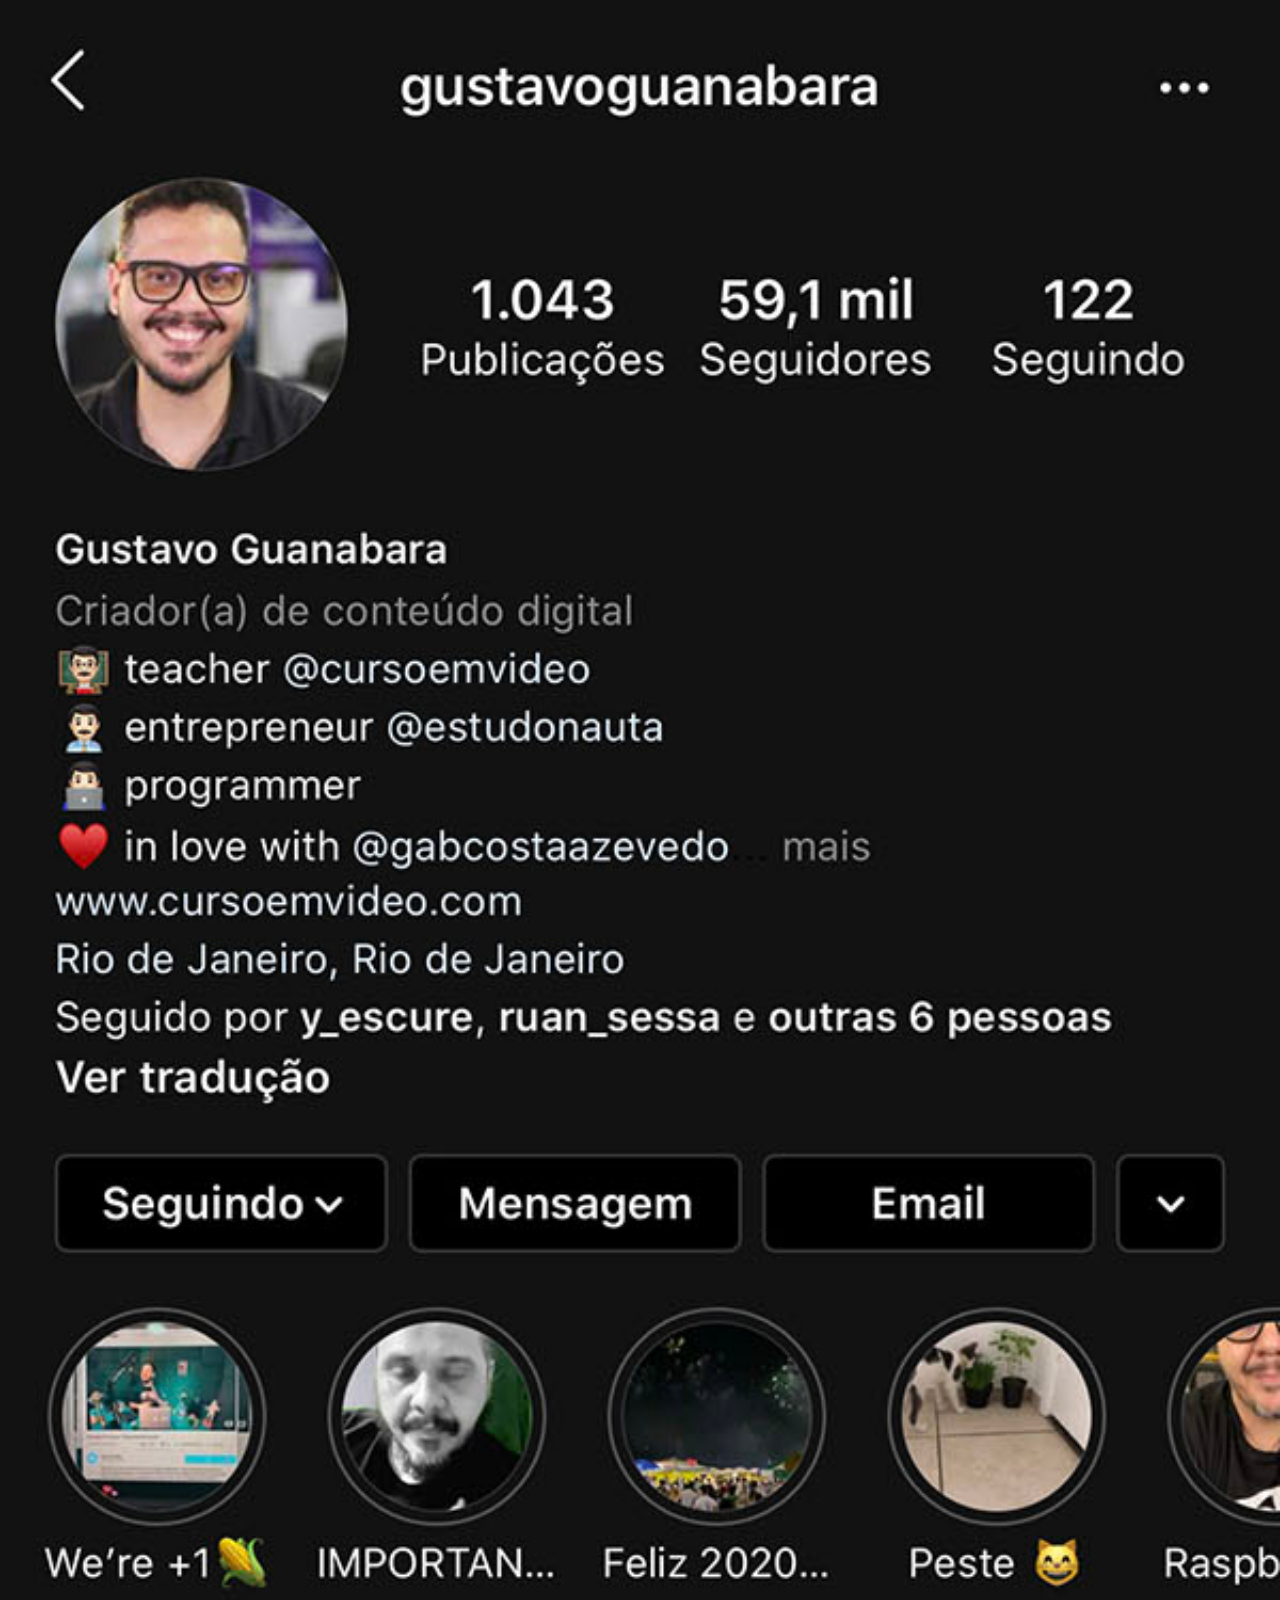
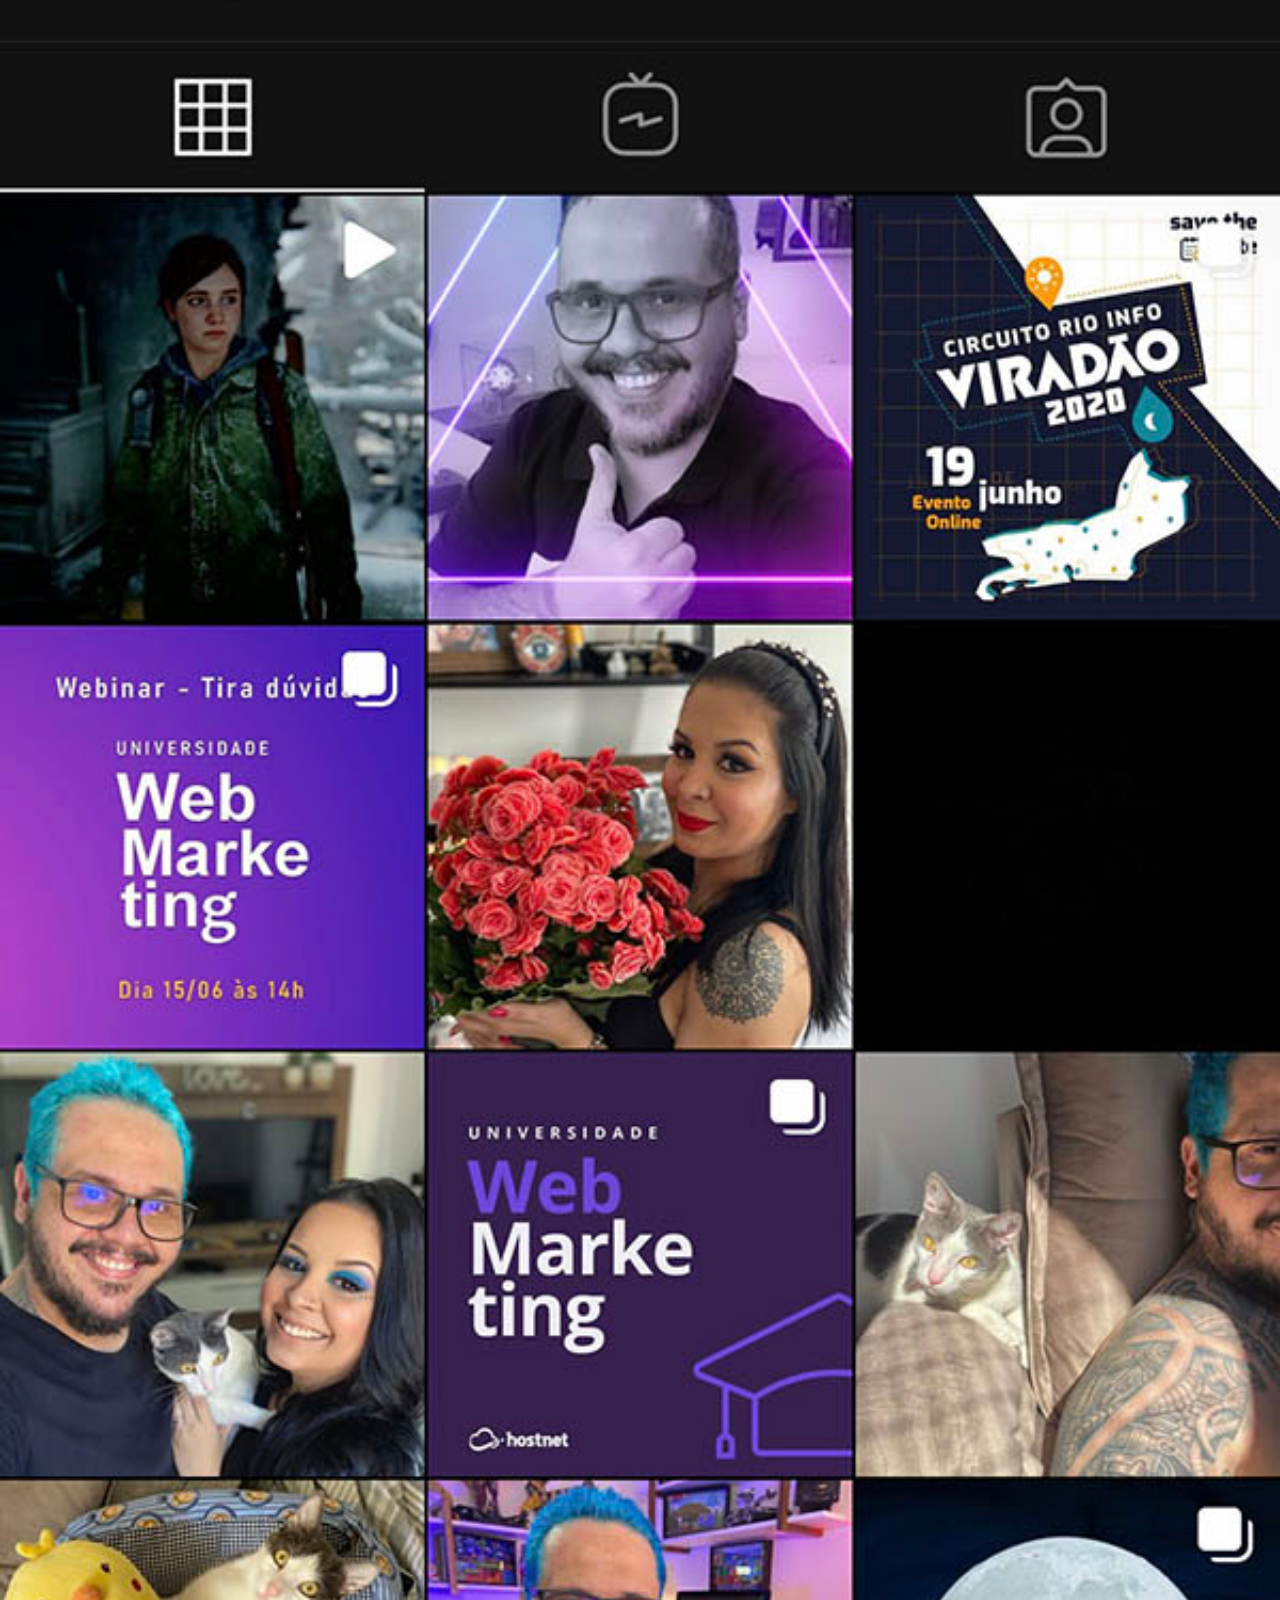
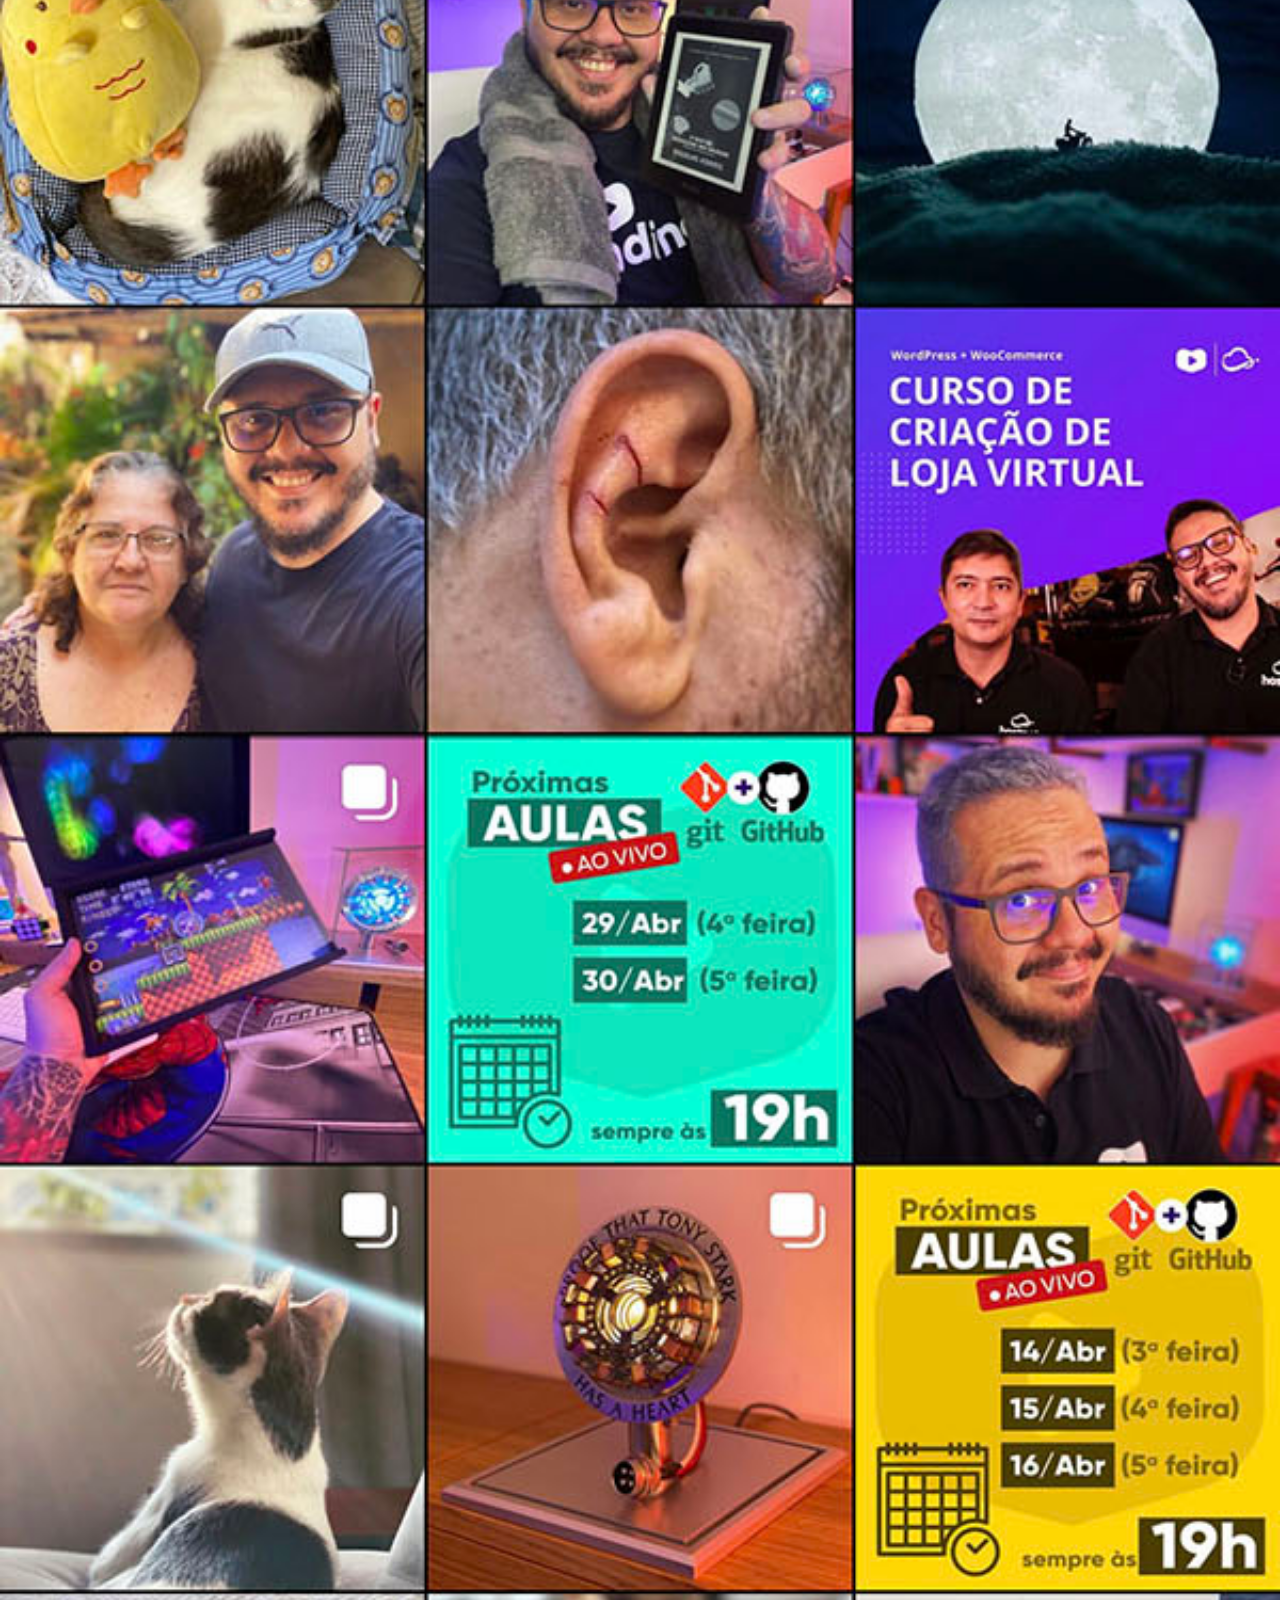
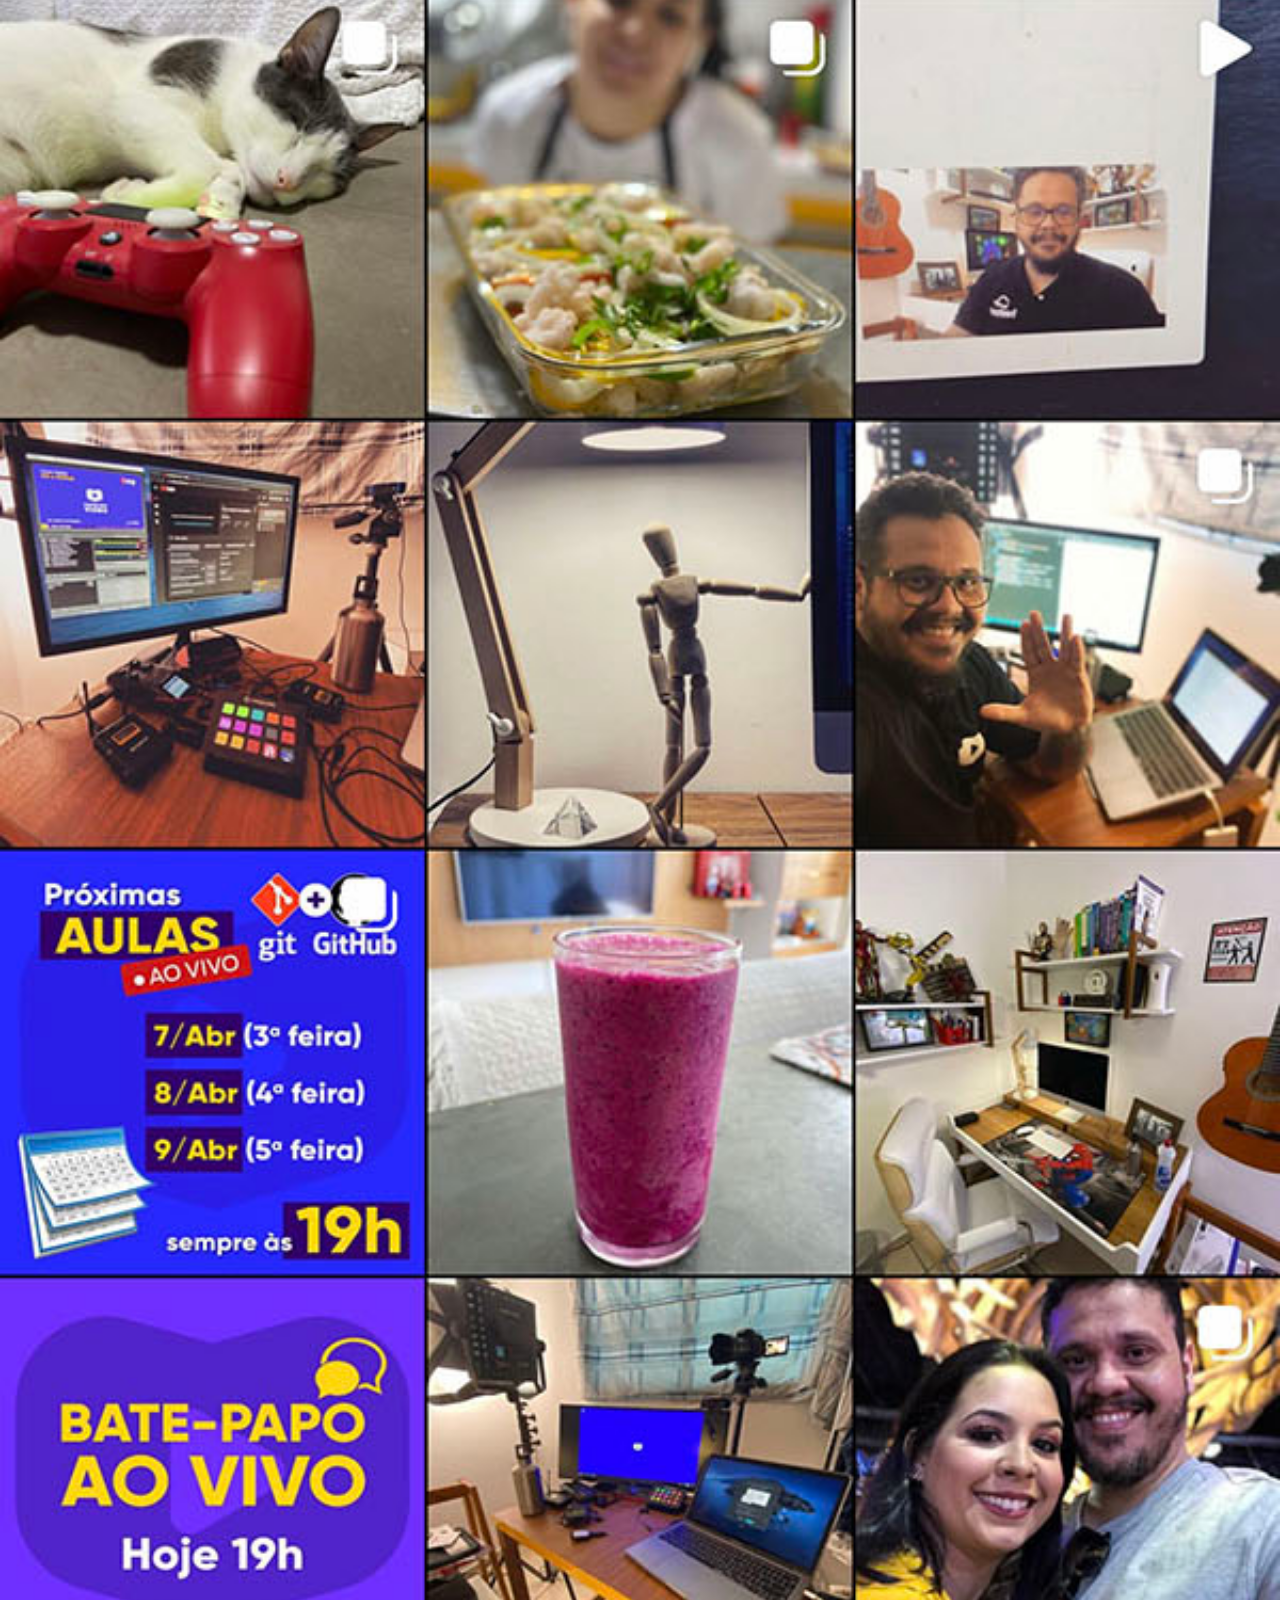
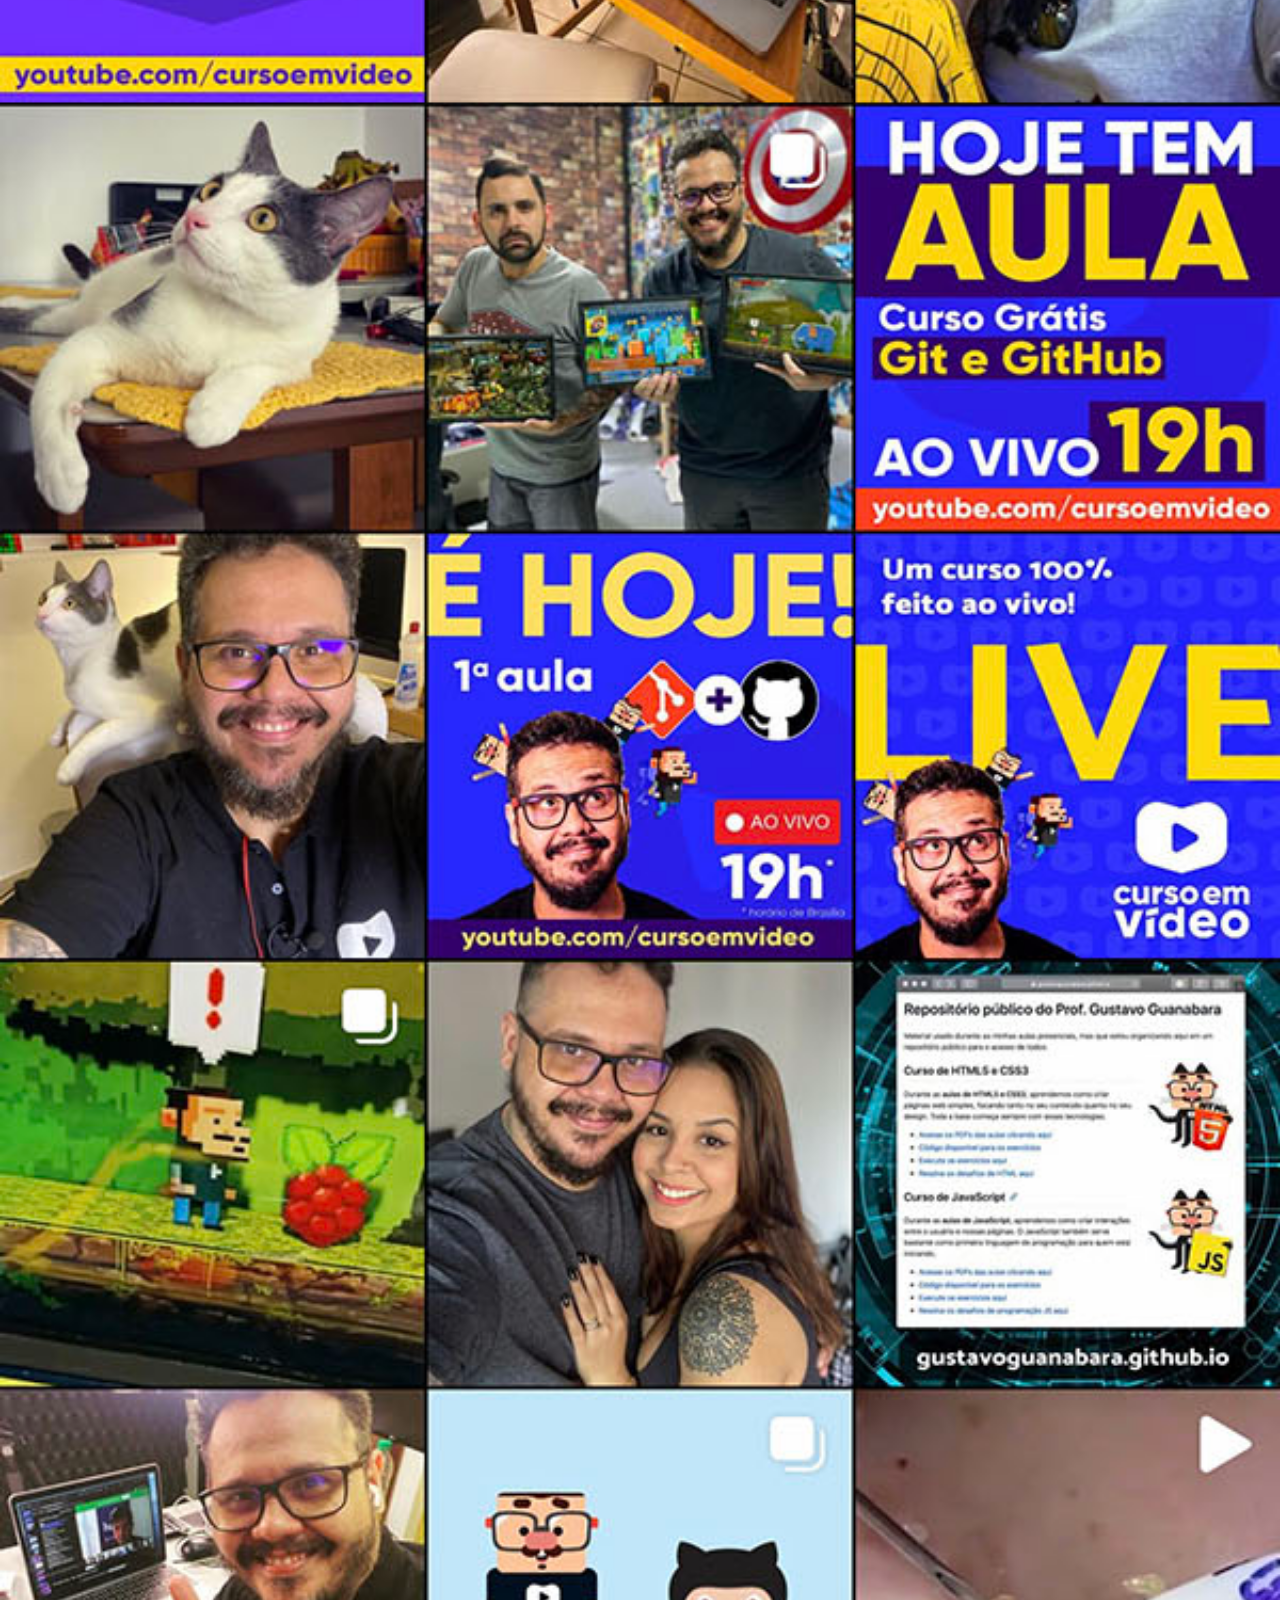
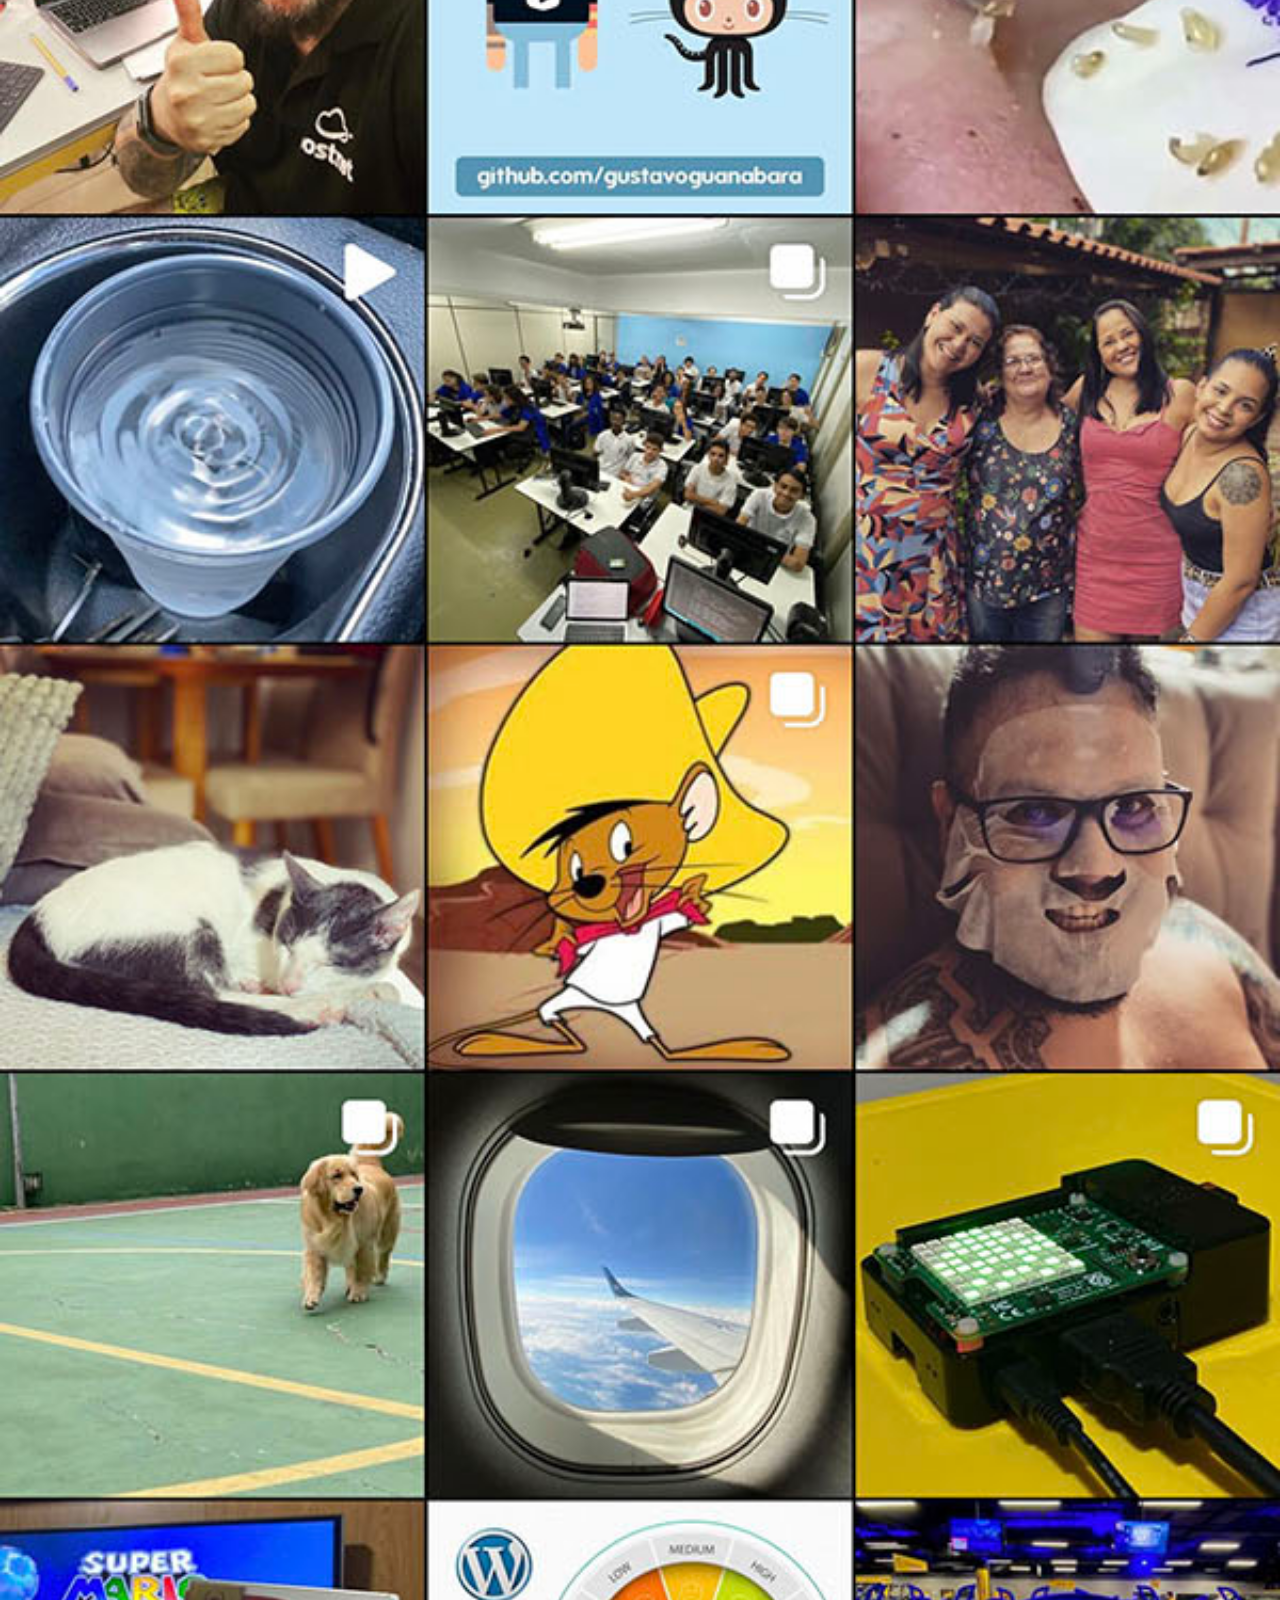
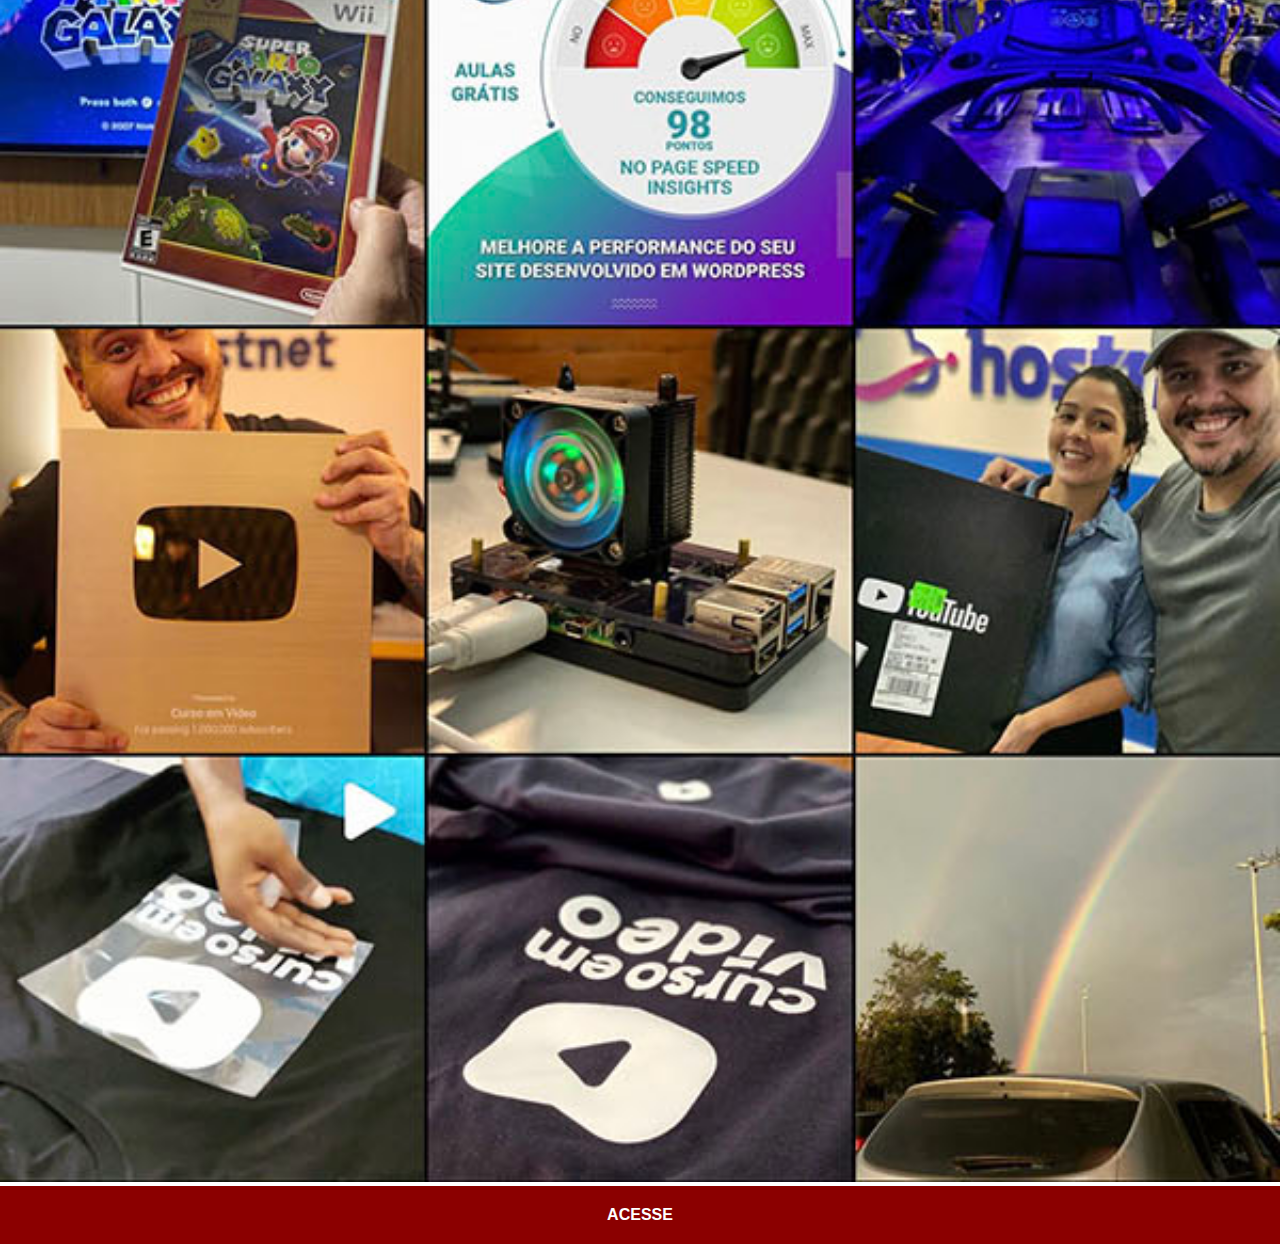
<file: instagram.html>
<!DOCTYPE html>
<html lang="pt-br">
<head>
    <meta charset="UTF-8">
    <meta name="viewport" content="width=device-width, initial-scale=1.0">
    <title>YouTube</title>
    <link rel="stylesheet" href="estilos/social.css">
</head>
<body>
    <img src="imagens/tela-instagram.jpg" alt="Instagram">
    <a href="https://www.instagram.com" target="_blank">ACESSE</a>
</body>
</html>
</file>
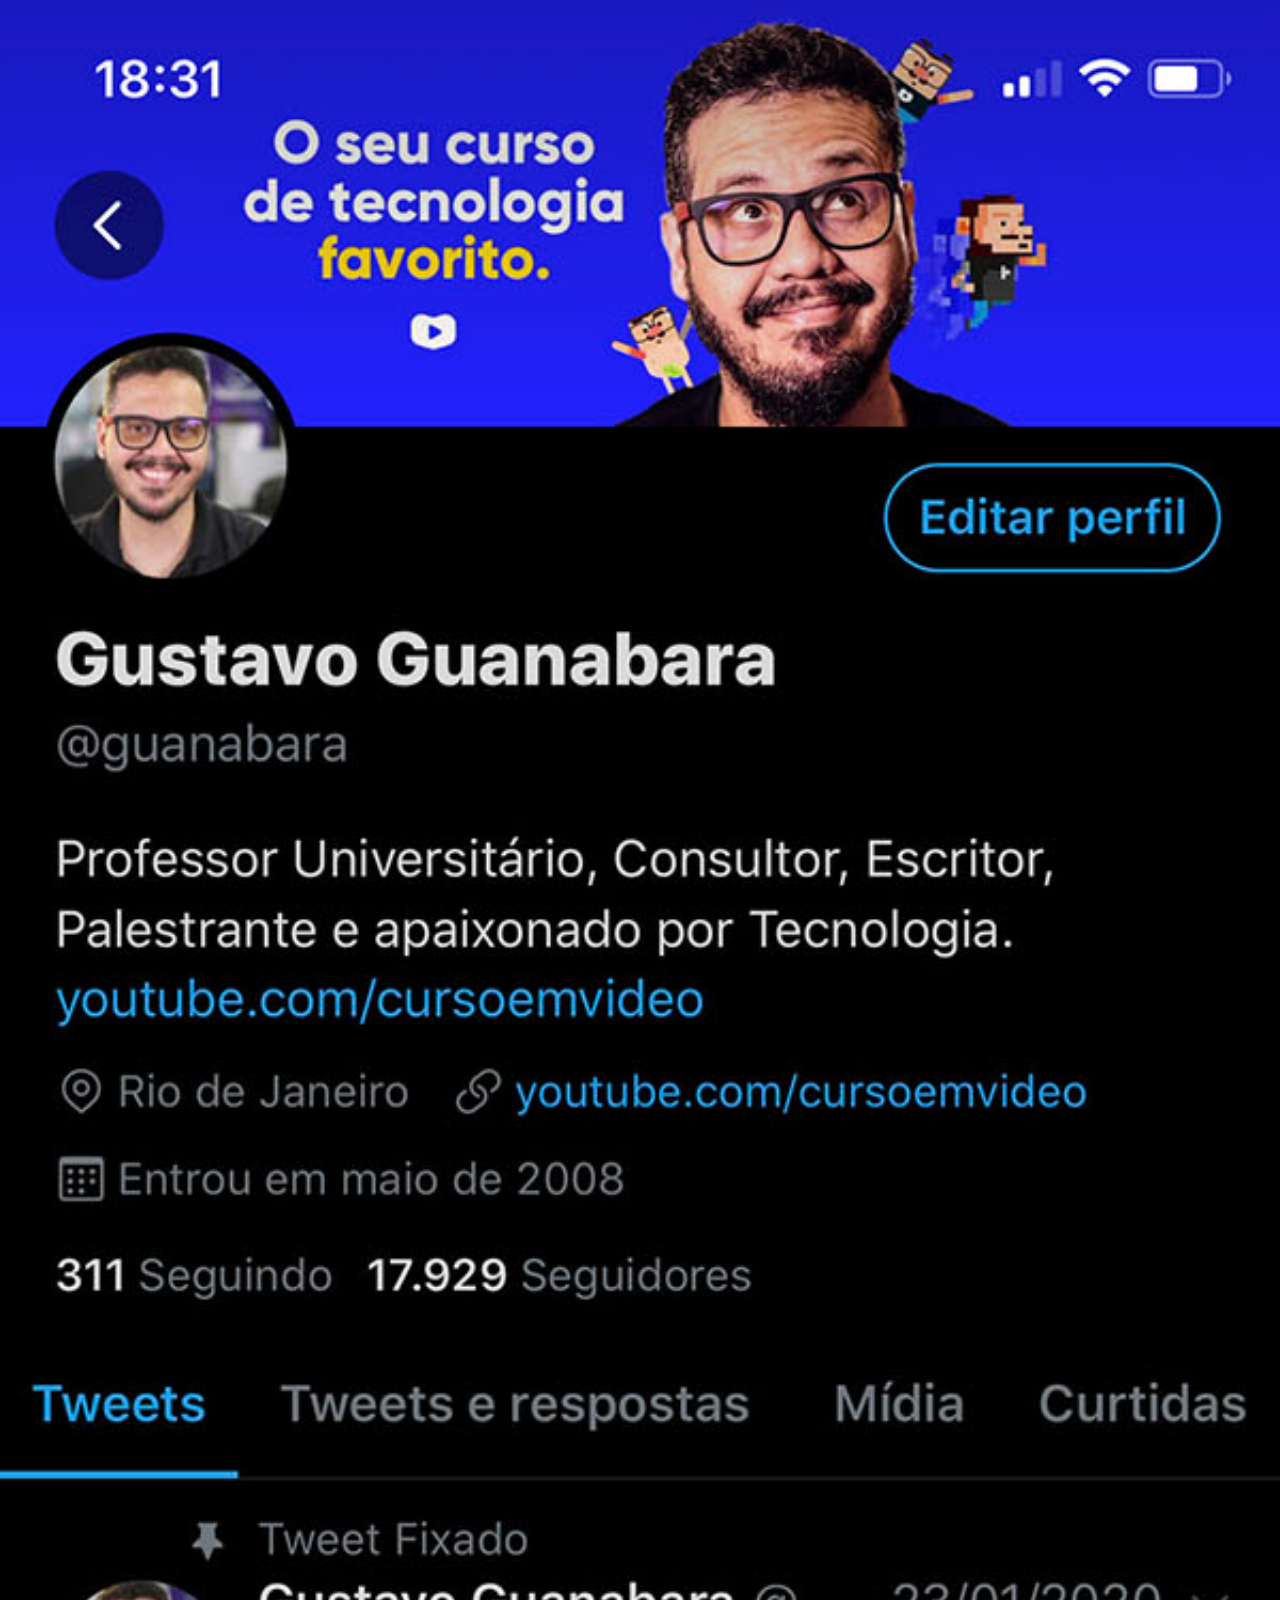
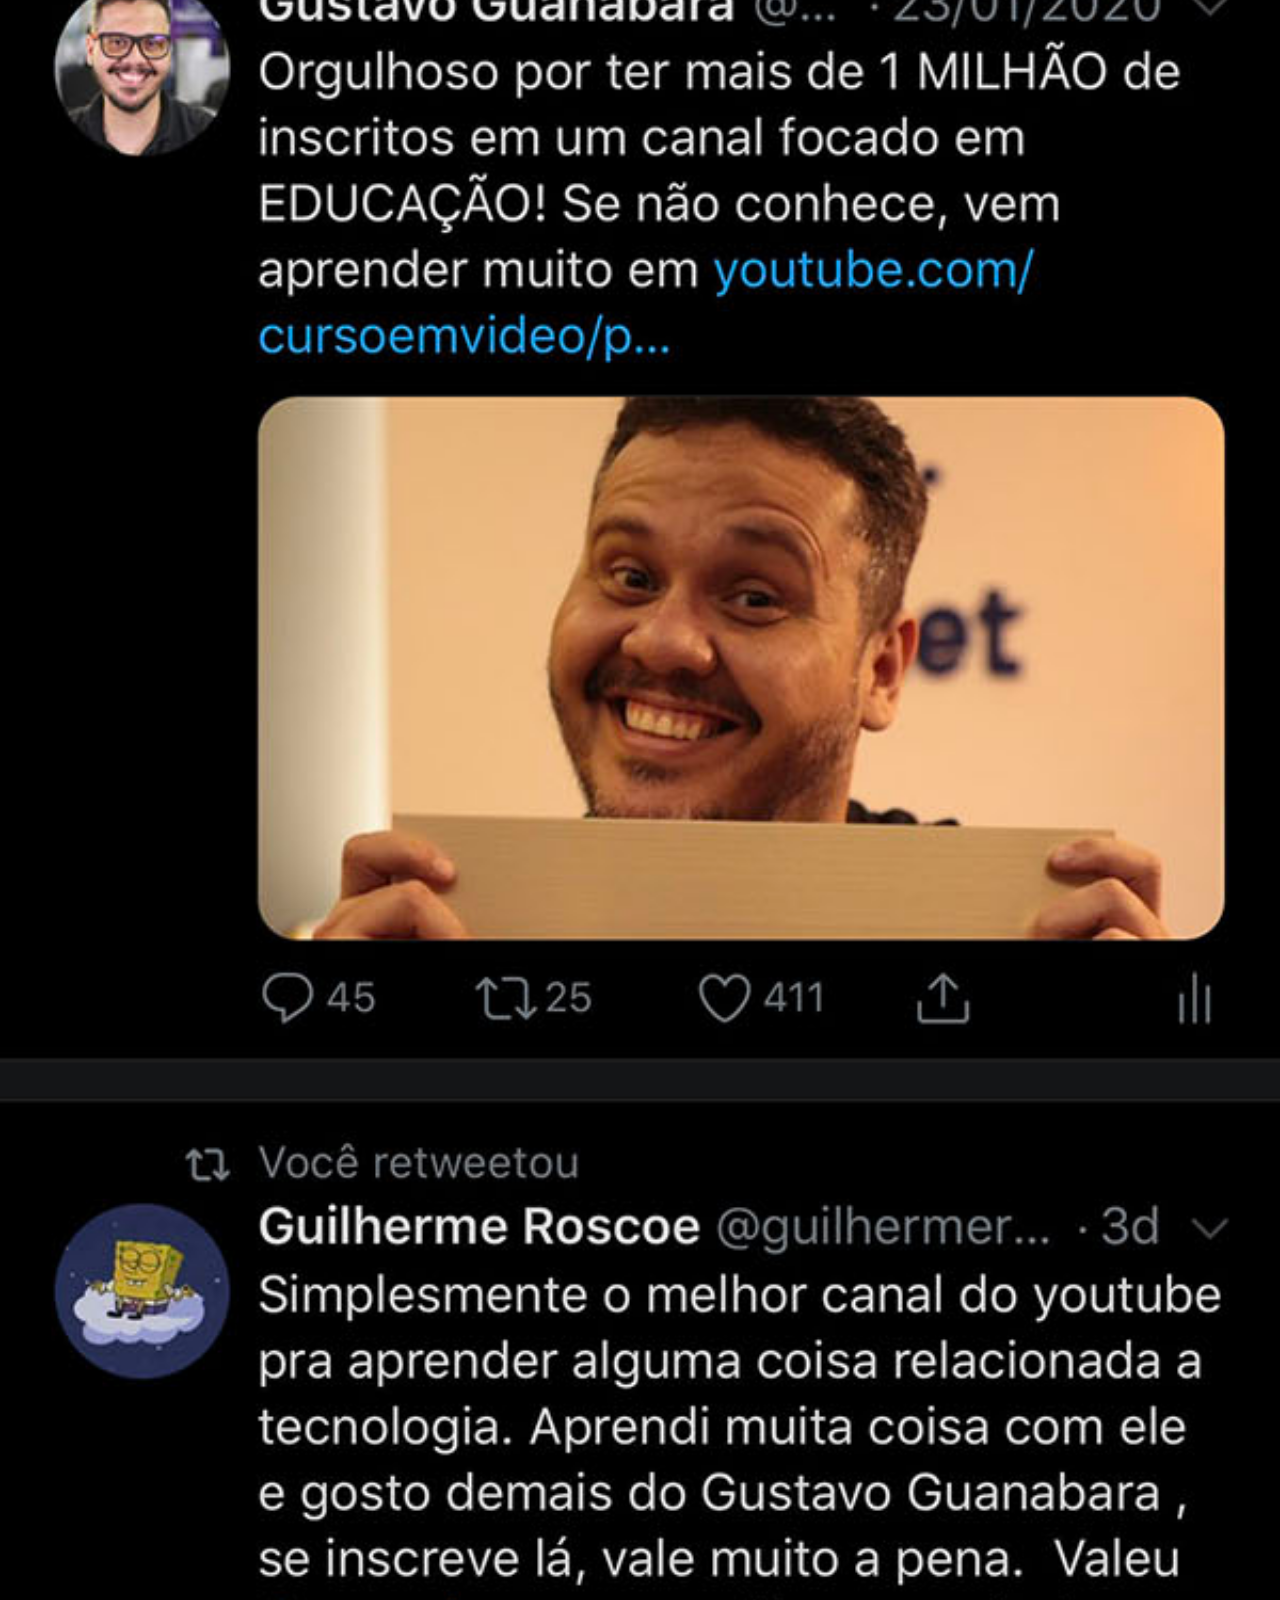
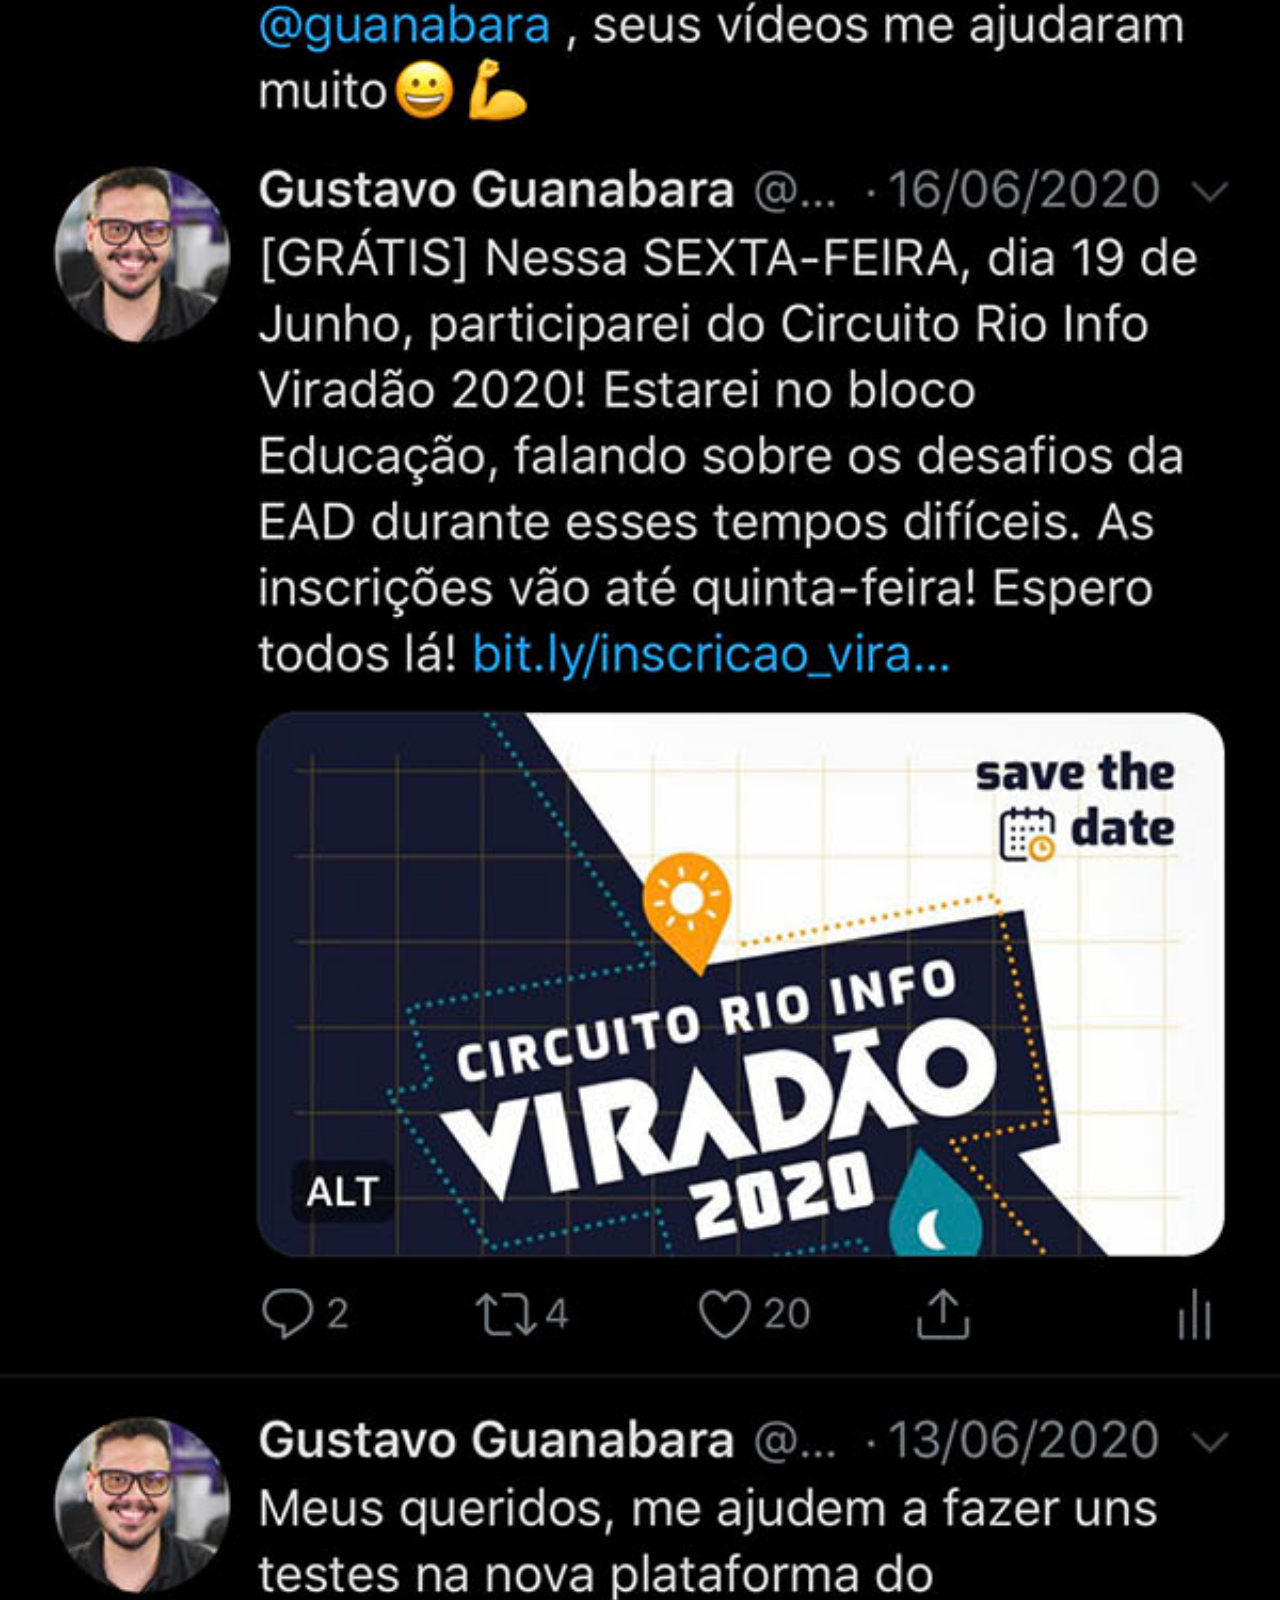
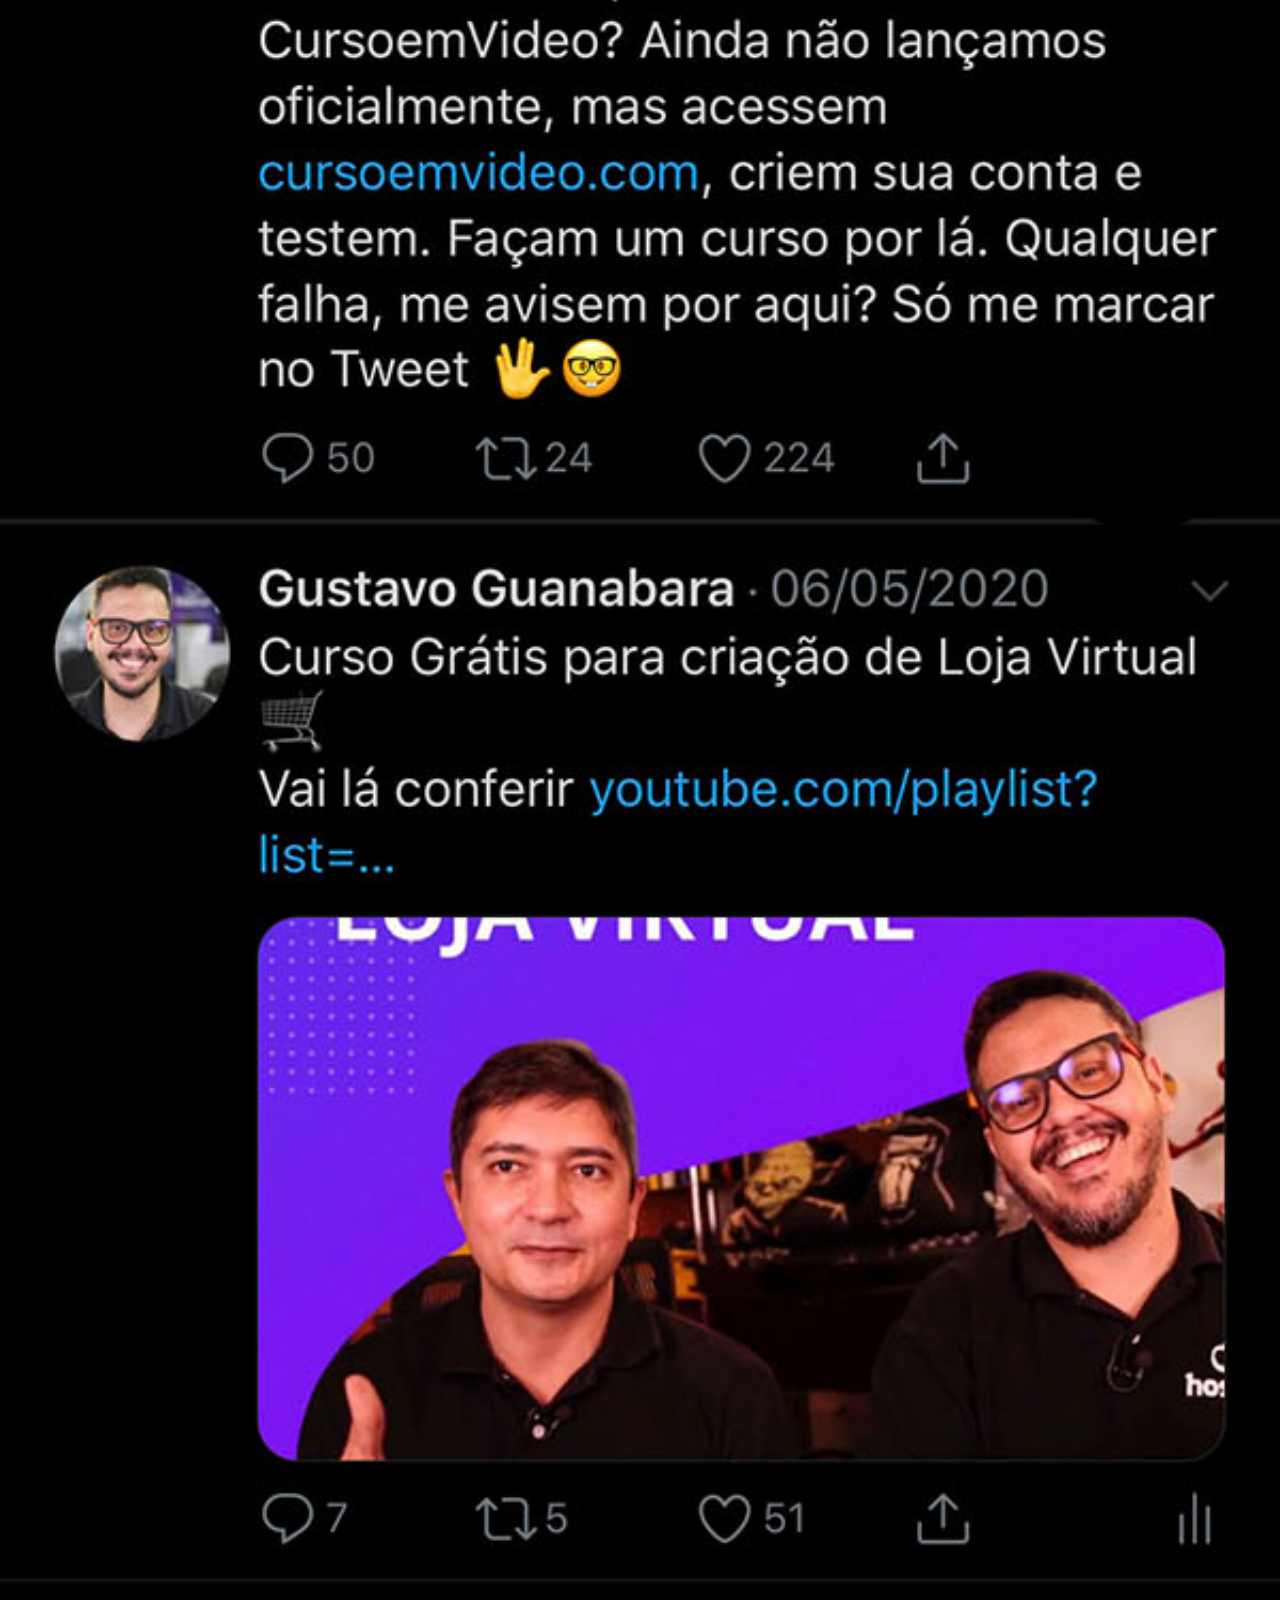
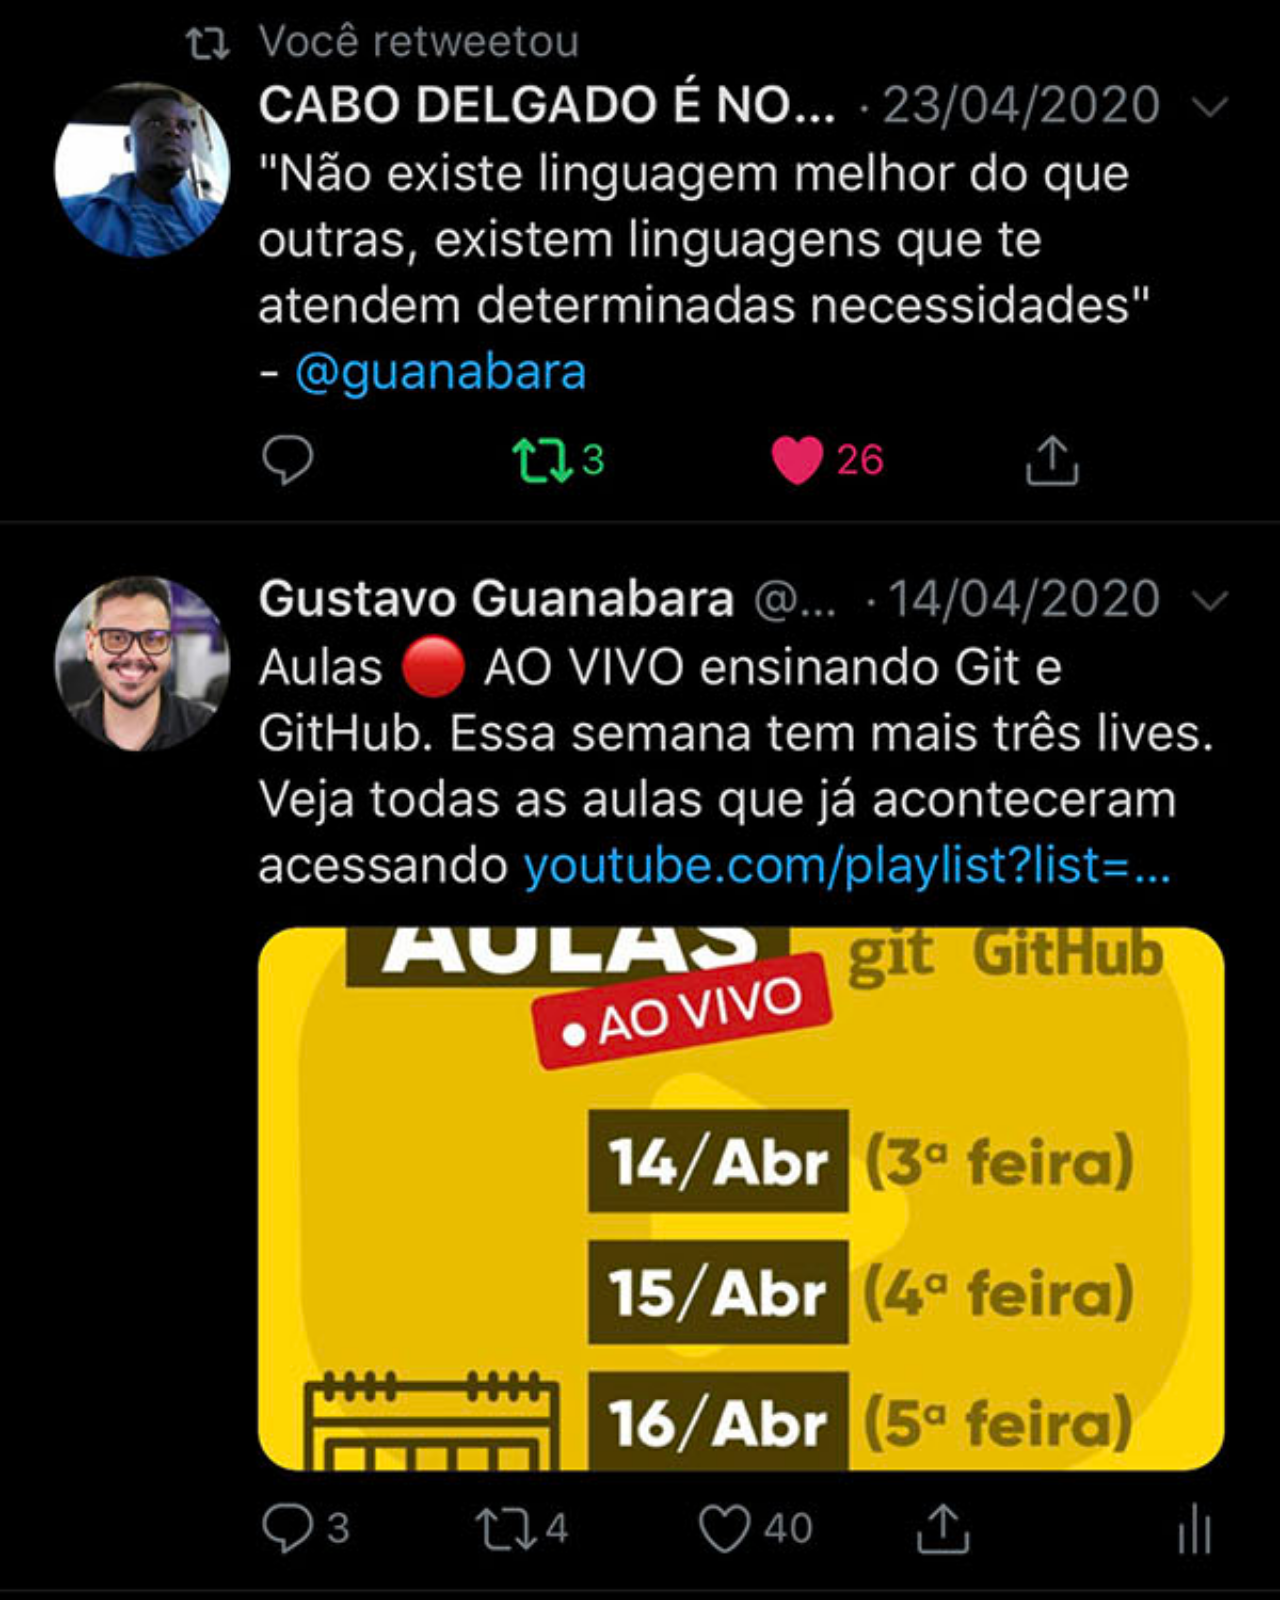
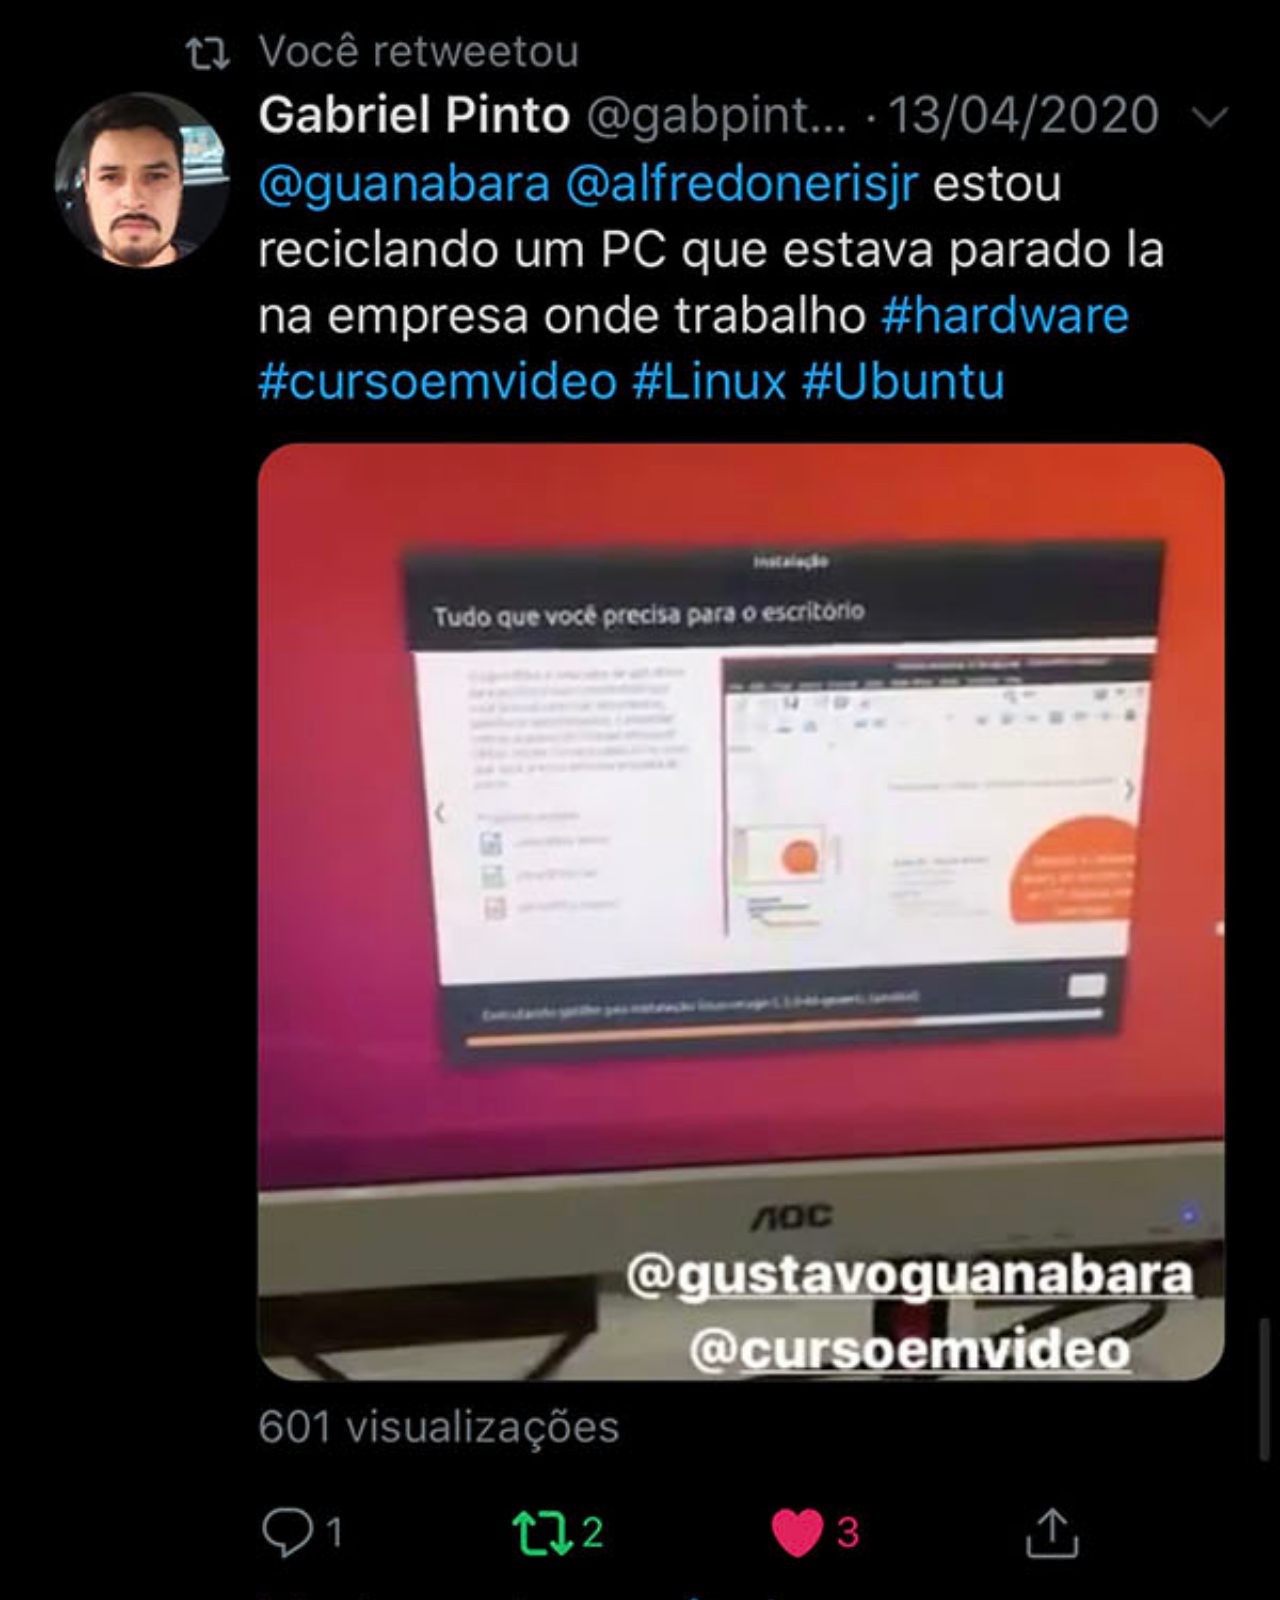
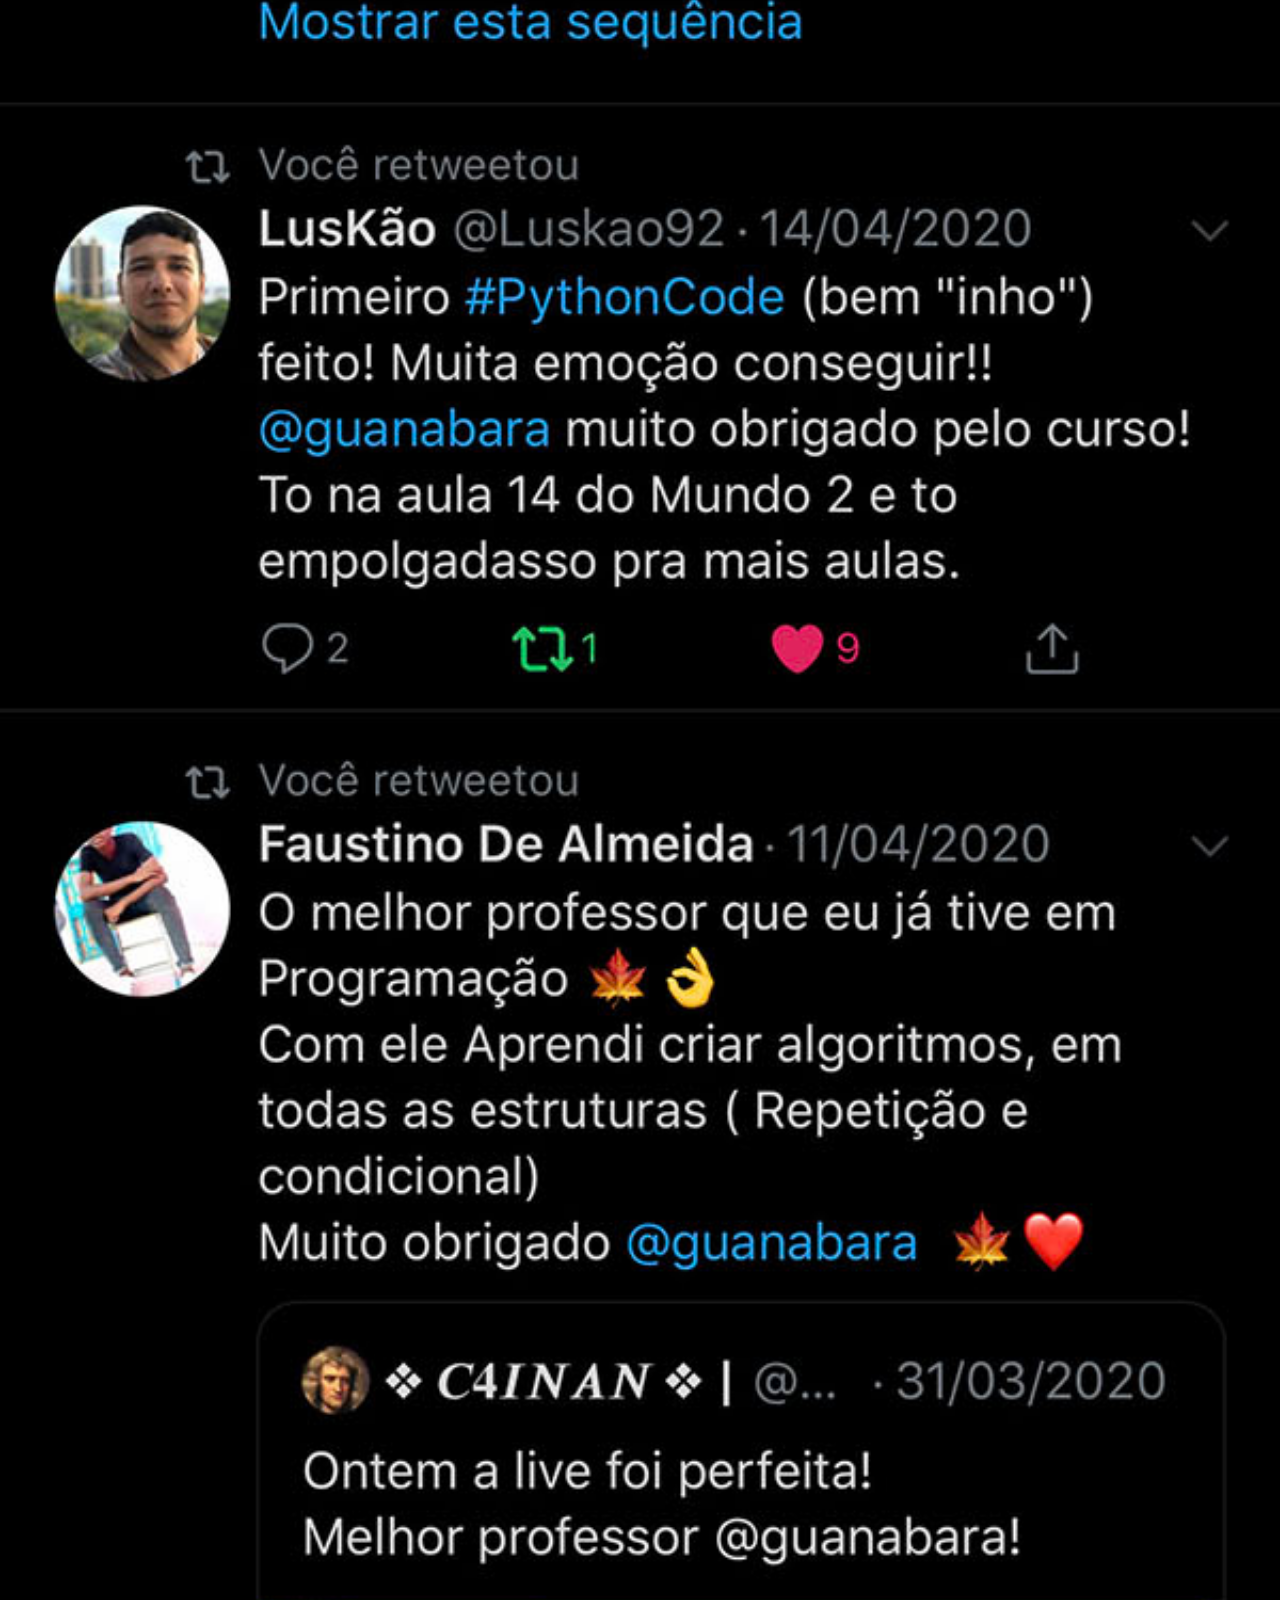
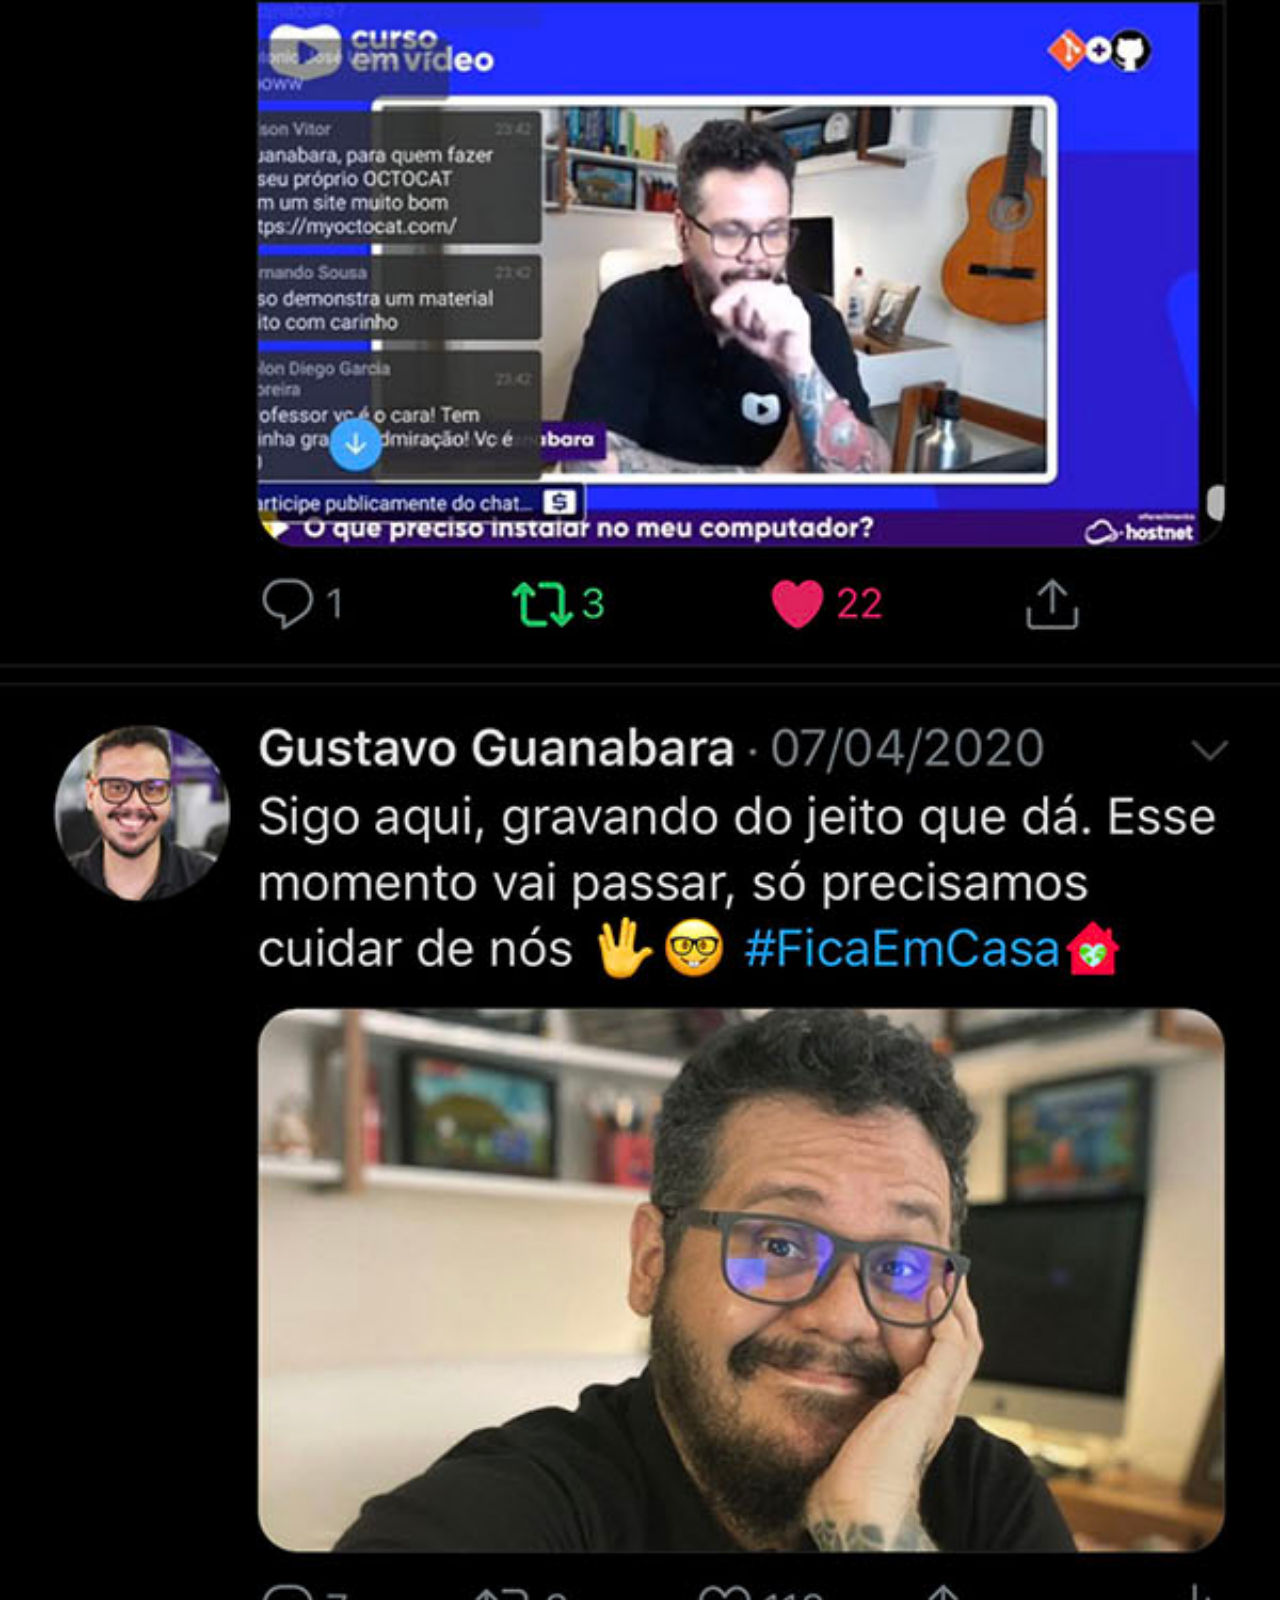
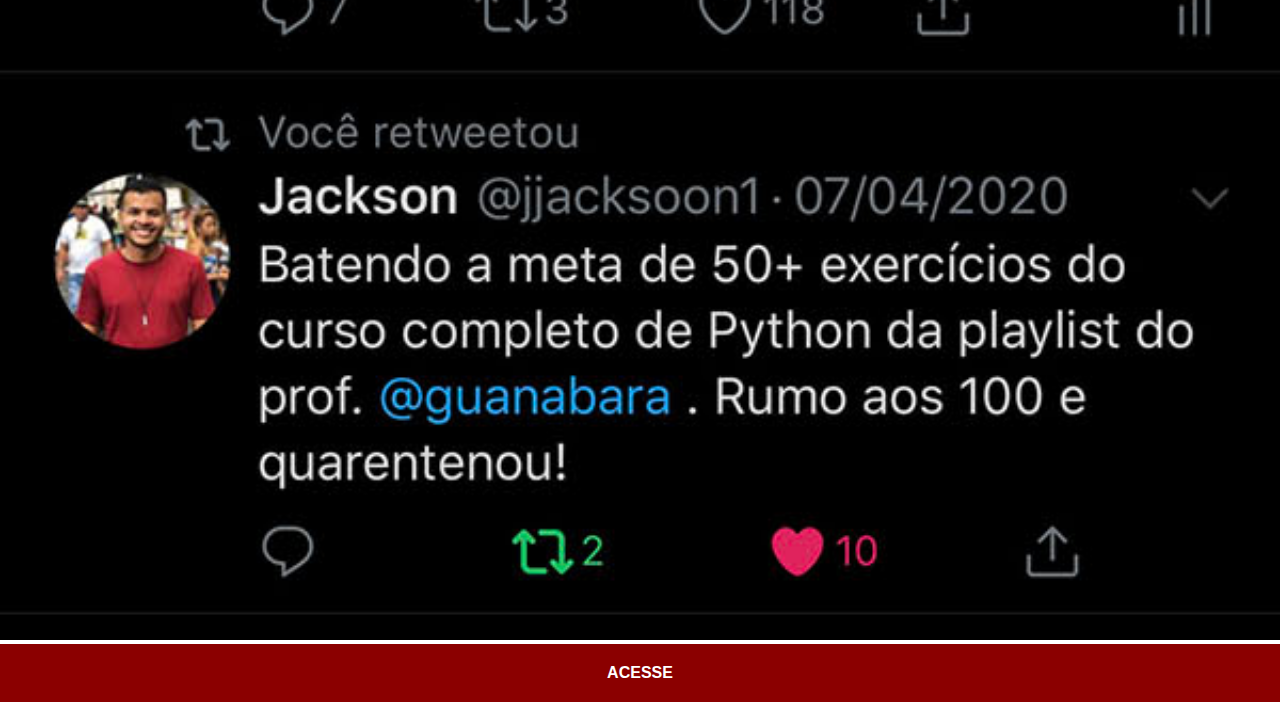
<file: twitter.html>
<!DOCTYPE html>
<html lang="pt-br">
<head>
    <meta charset="UTF-8">
    <meta name="viewport" content="width=device-width, initial-scale=1.0">
    <title>YouTube</title>
    <link rel="stylesheet" href="estilos/social.css">
</head>
<body>
    <img src="imagens/tela-twitter.jpg" alt="Twitter">
    <a href="https://twitter.com" target="_blank">ACESSE</a>
</body>
</html>
</file>
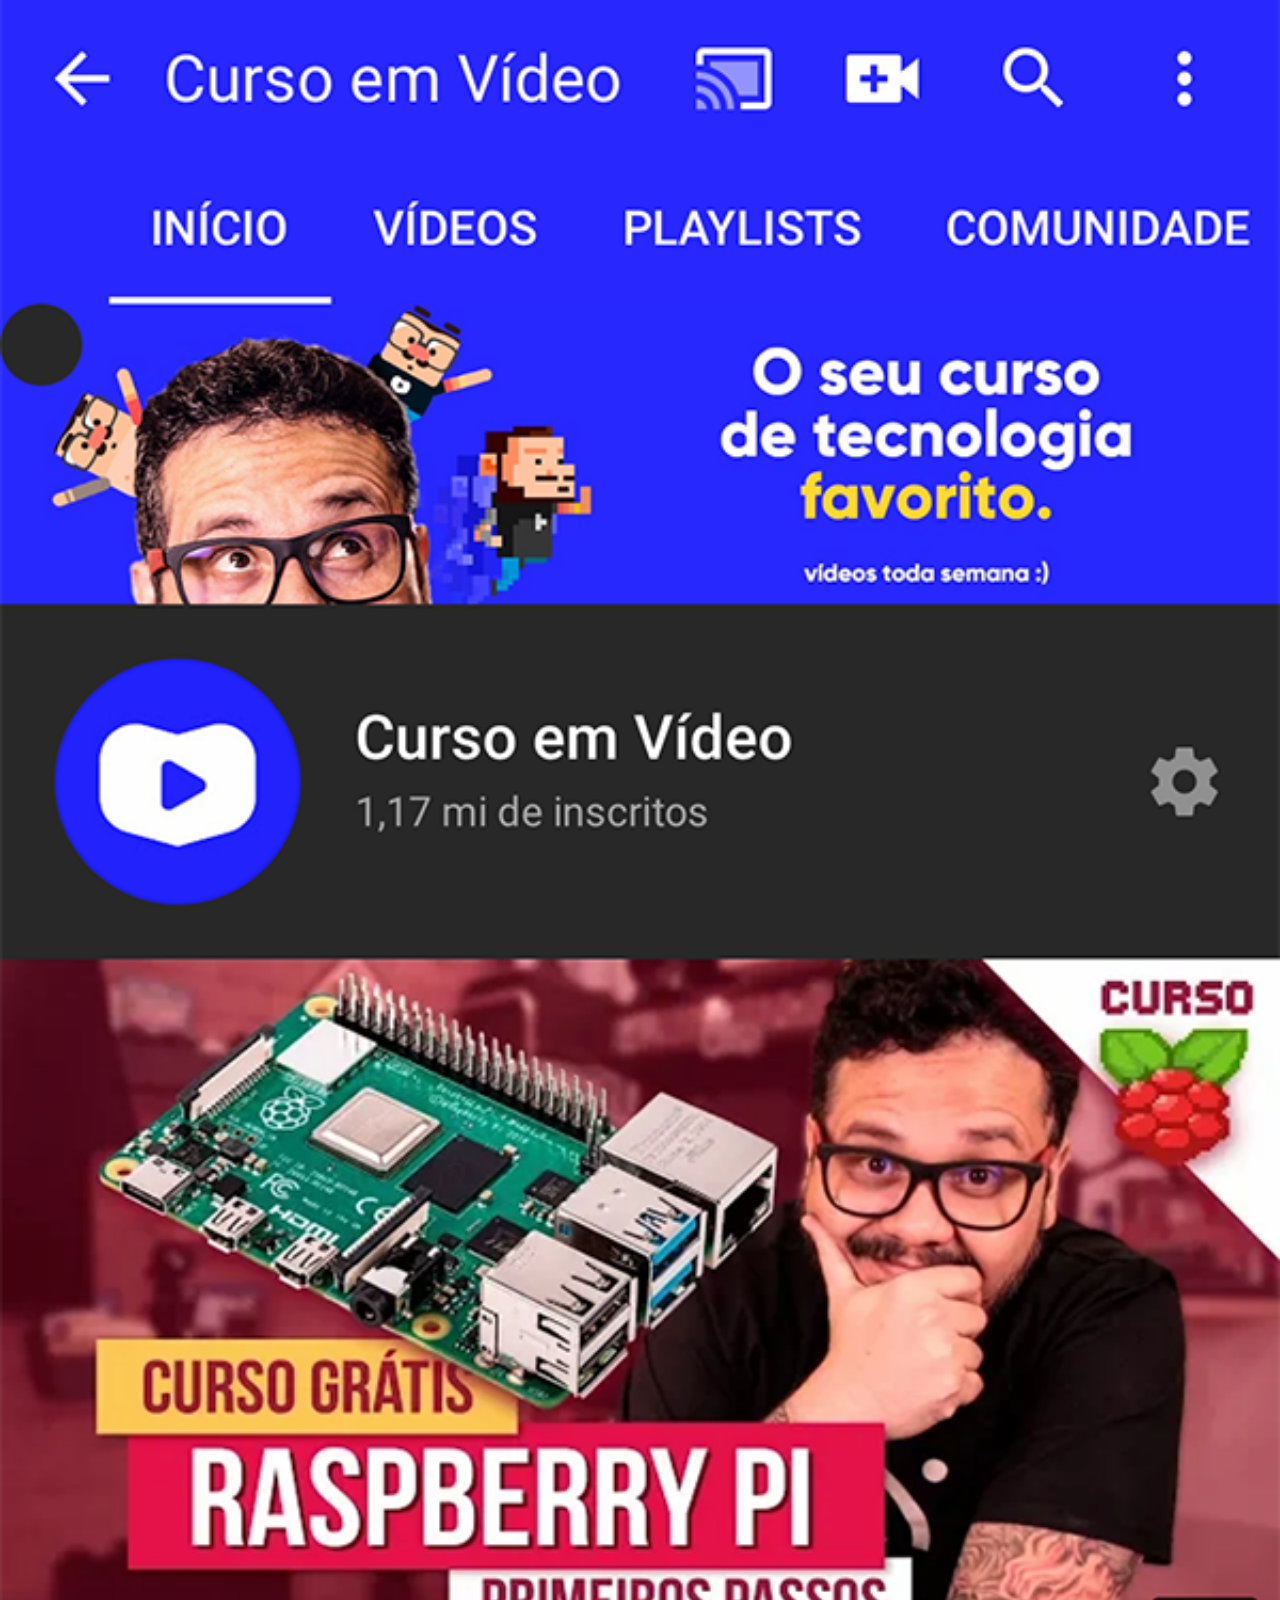
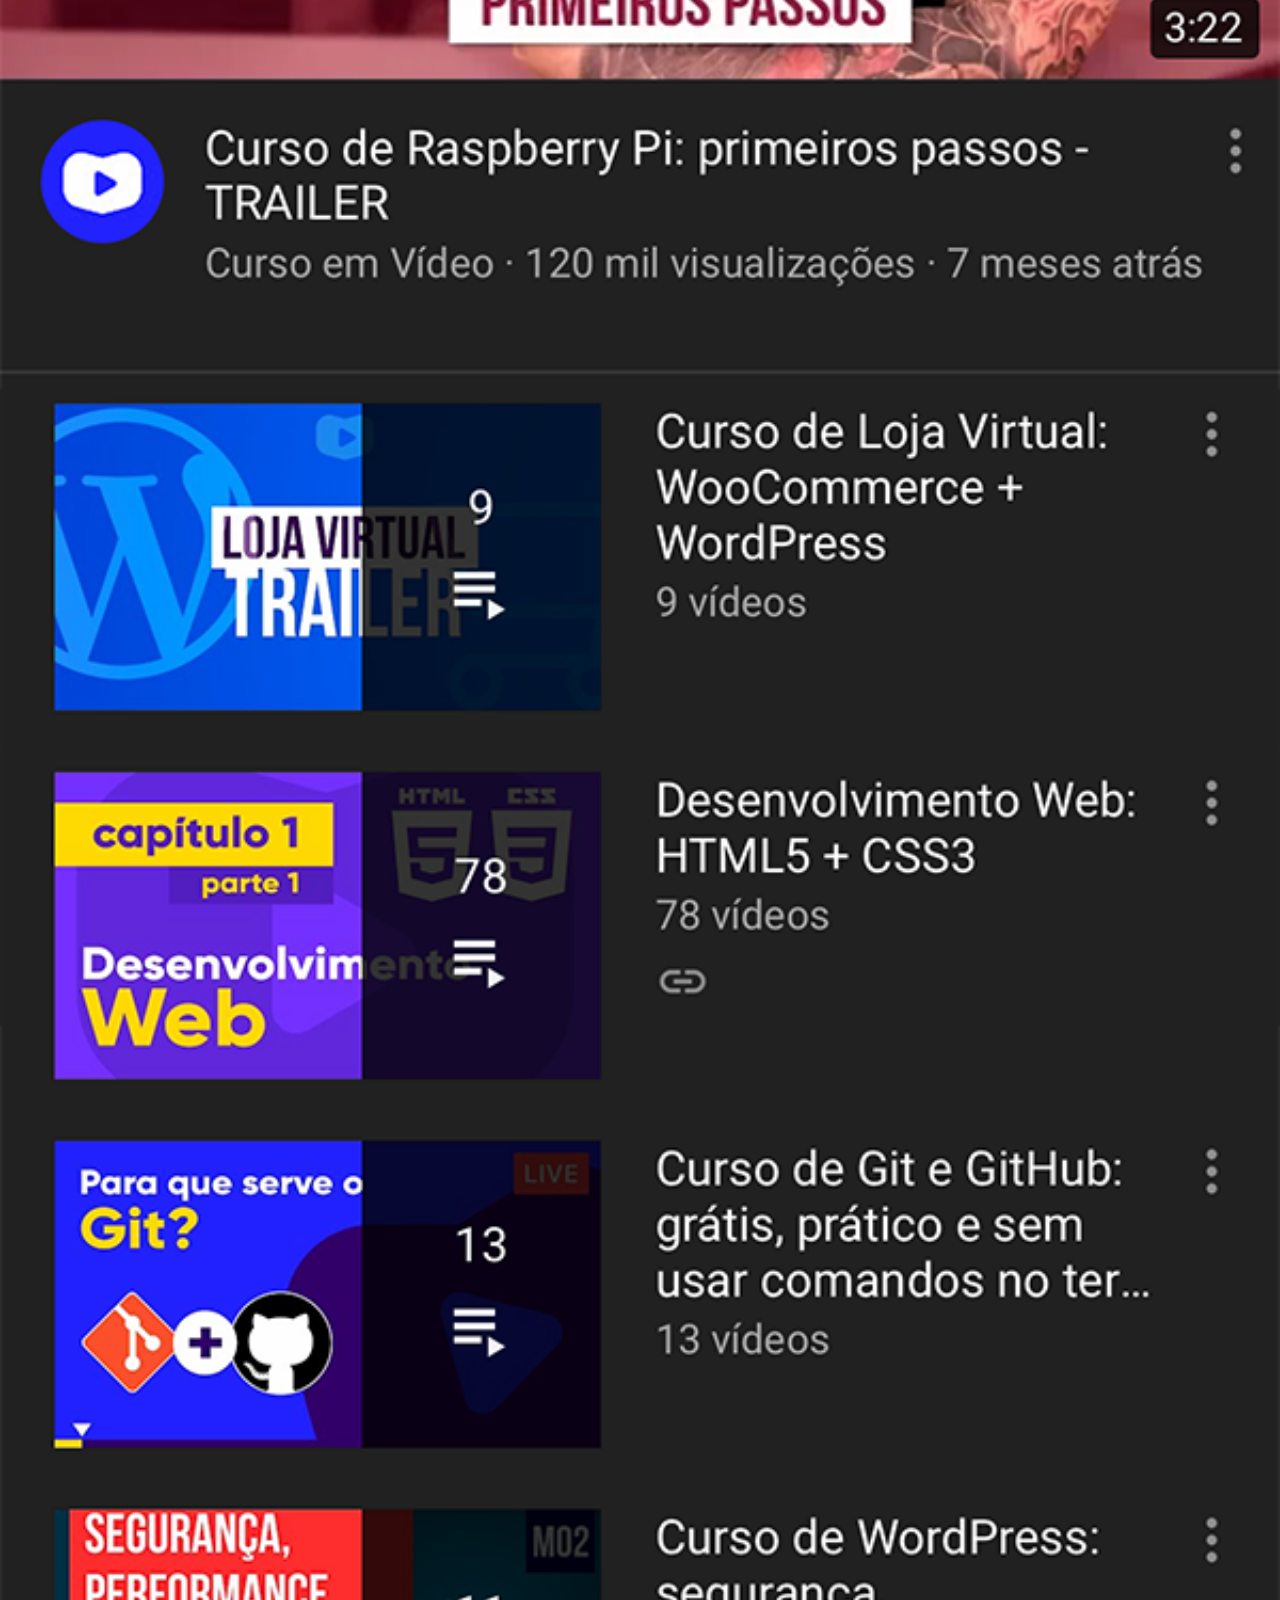
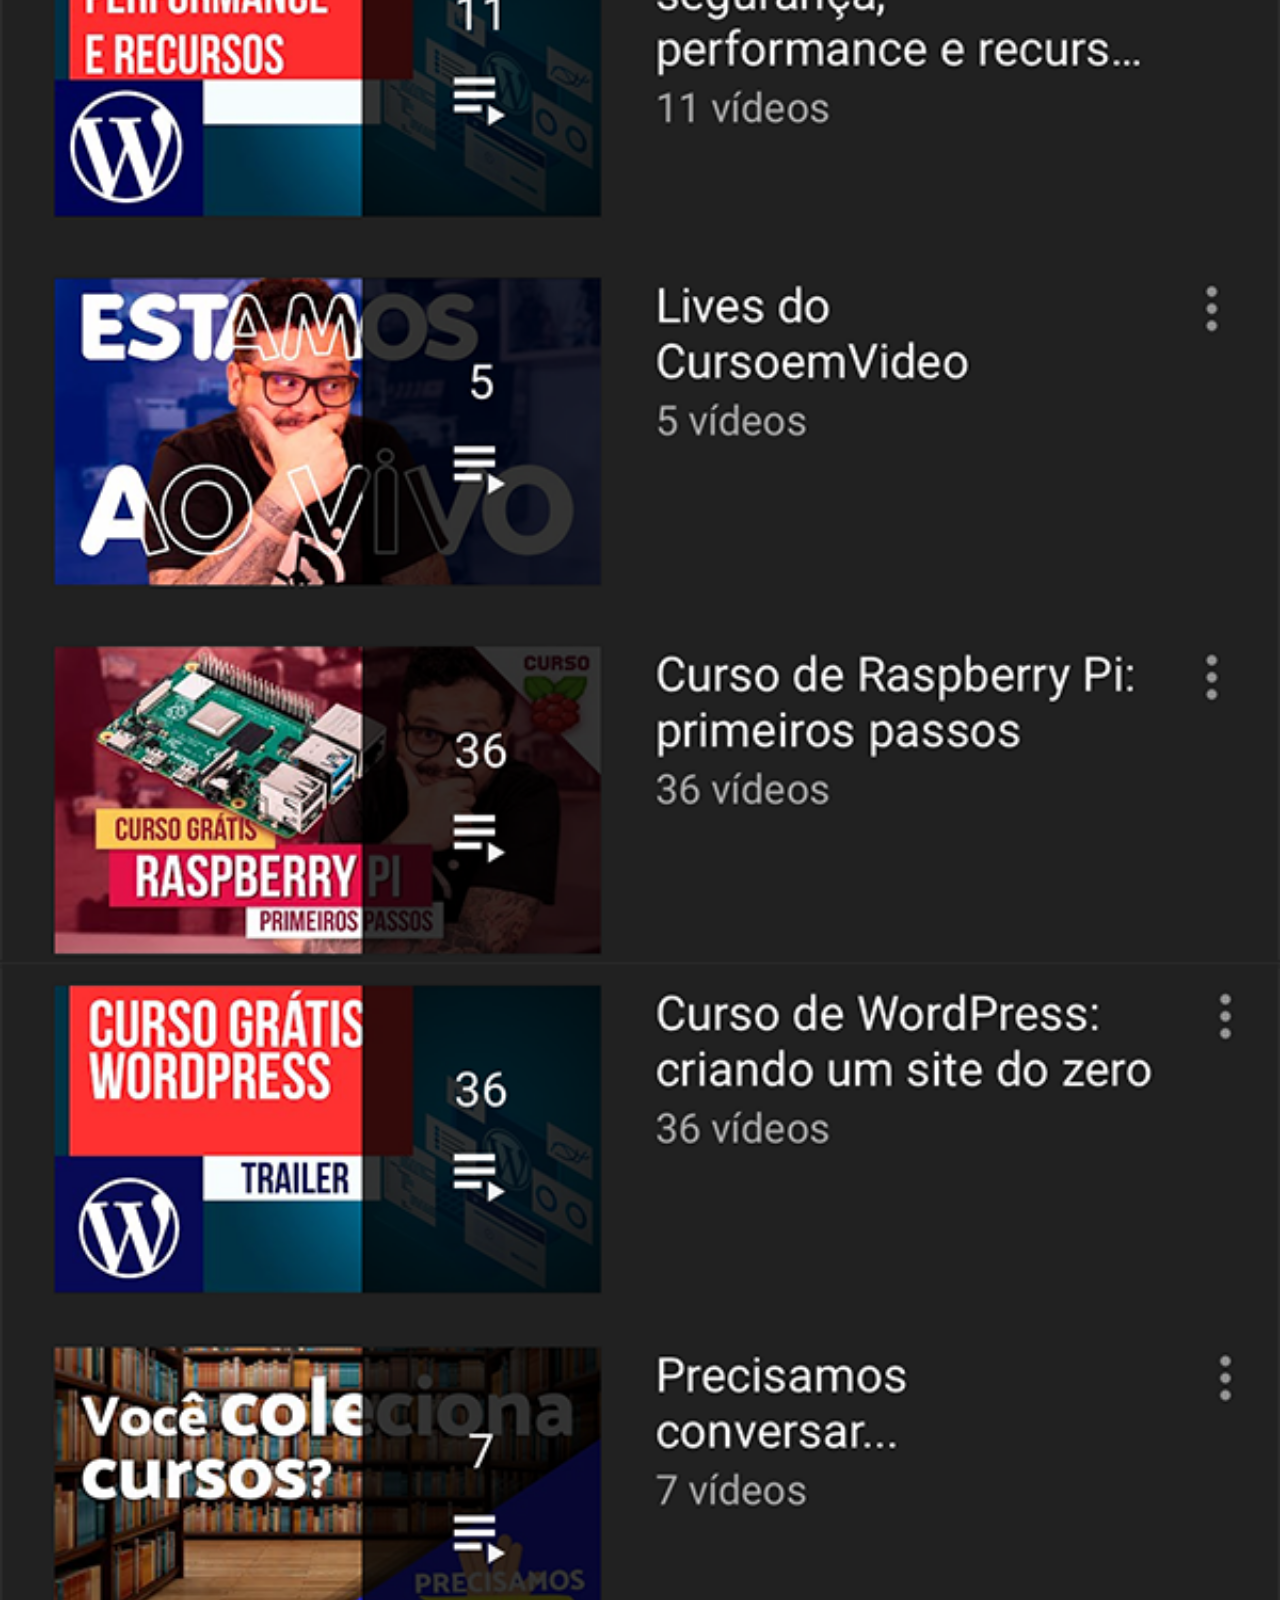
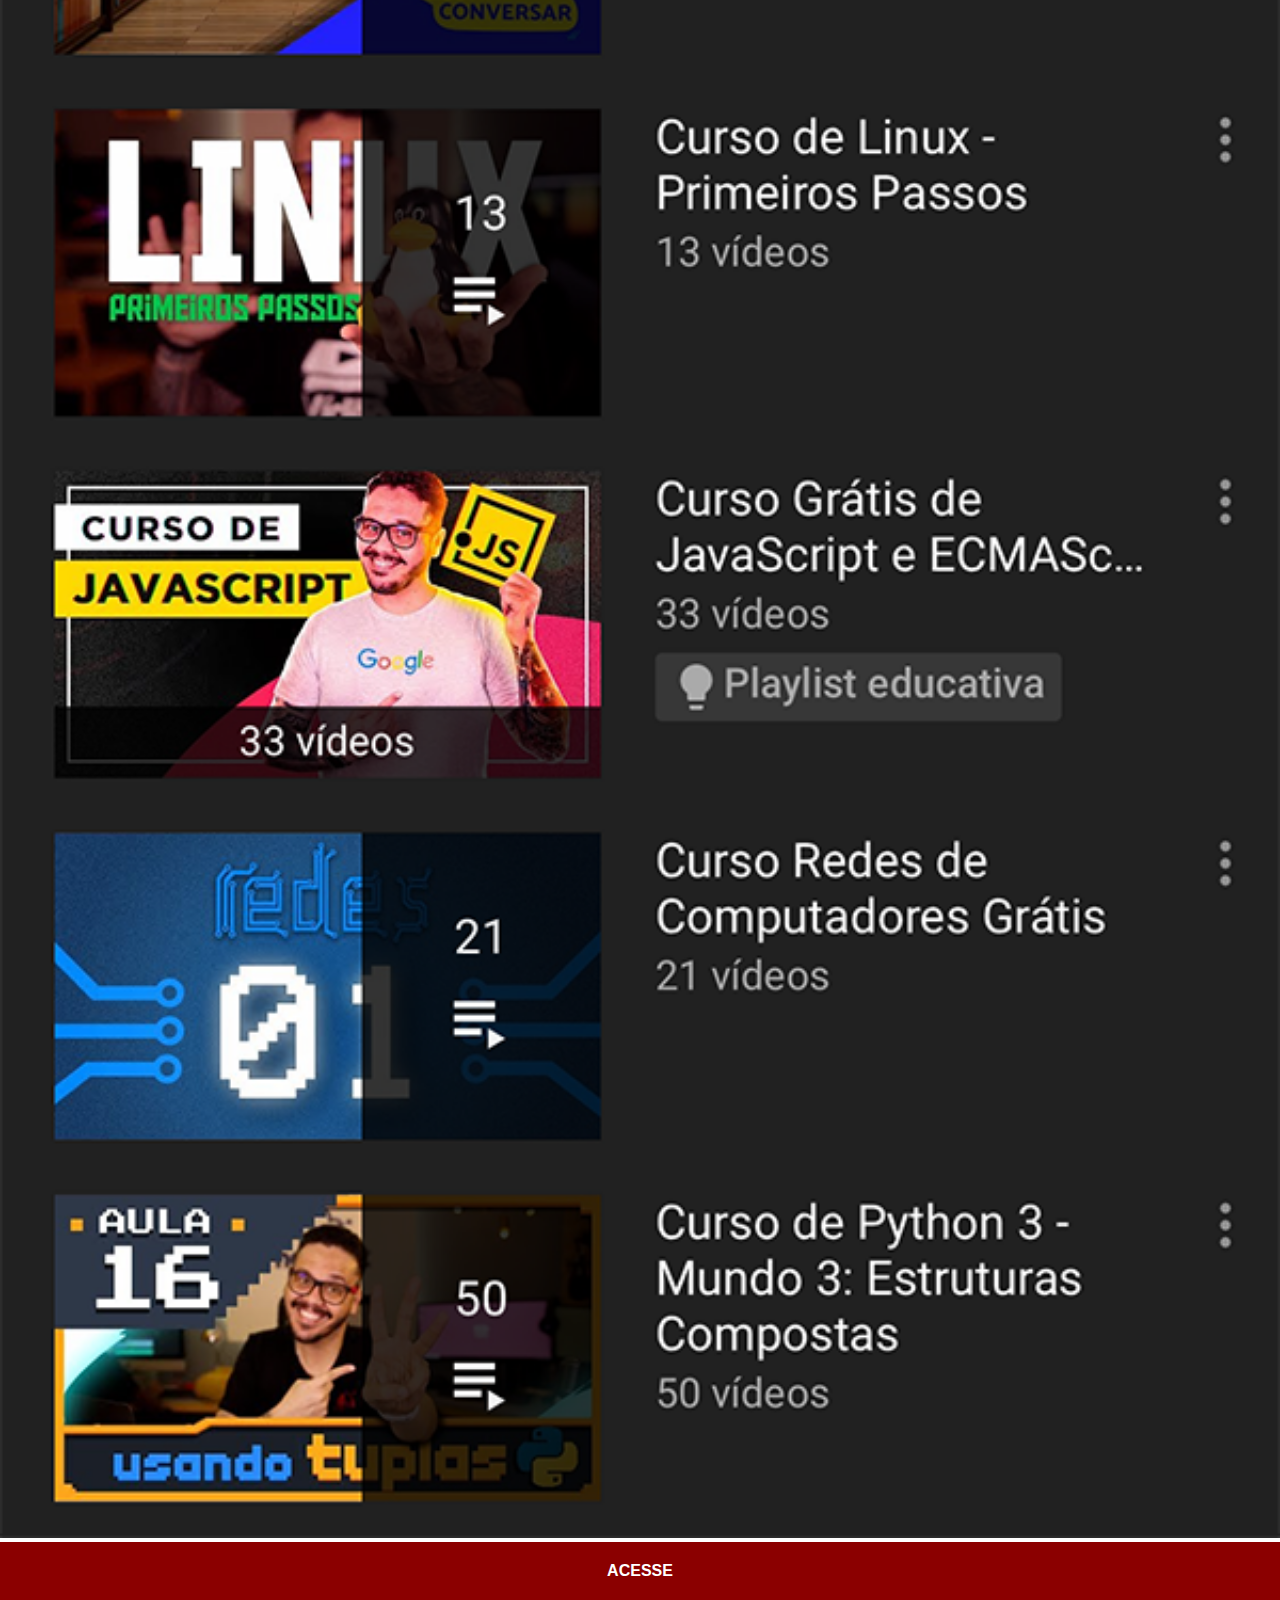
<file: youtube.html>
<!DOCTYPE html>
<html lang="pt-br">
<head>
    <meta charset="UTF-8">
    <meta name="viewport" content="width=device-width, initial-scale=1.0">
    <title>YouTube</title>
    <link rel="stylesheet" href="estilos/social.css">
</head>
<body>
    <img src="imagens/tela-youtube.png" alt="YouTube">
    <a href="https://www.youtube.com/" target="_blank">ACESSE</a>
</body>
</html>
</file>
<file: estilos/style.css>
@charset "UTF-8";

*{
    margin: 0px;
    padding: 0px;
    font-family: Arial, Helvetica, sans-serif;
}

html, body{
    width: 100vw;
    height: 100vh;
}

body{
    background: url('../imagens/fundo-madeira.jpg') no-repeat top center;
    background-size: cover;
    background-attachment: fixed;
}

main{
    position: relative;
    height: 100vh;
}

section#telefone{
    position: absolute;
    top: 50%;
    left: 50%;
    transform: translate(-50%, -50%);

    height: 627px;
    width: 311px;
    background: url('../imagens/frame-iphone.png') no-repeat;
}

iframe#tela{
    position: relative;
    top: 80px;
    left: 22px;
    width: 269px;
    height: 471px;
}

section#redes-sociais{
    text-align: right;
}

section#redes-sociais img{
    width: 50px;
    margin: 10px;
    border-radius: 50%;
    box-shadow: 2px 2px 5px rgba(0, 0, 0, 0.411);
    box-sizing: border-box;
}

section#redes-sciais img:hover{
    border: 2px solid rgba(255, 255, 255, 0.575);
    transform: translate(-3px, -3px);
    box-shadow: 5px 5px 10px rgba(0, 0, 0, 0.61);
    transition: transform .4s, border .1s;
}
</file>
<file: estilos/social.css>
@charset "UTF-8";

*{
    margin: 0px;
    padding: 0px;
    font-family: Arial, Helvetica, sans-serif;
}

::-webkit-scrollbar{
    width: 0px;
    height: 0px;
}

img{
    width: 100vw;
}

a{
    display: block;
    background-color: darkred;
    color: white;
    padding: 20px;
    text-align: center;
    font-weight: bolder;
    text-decoration: none;
}

a:hover{
    background-color: red;
}
</file>
